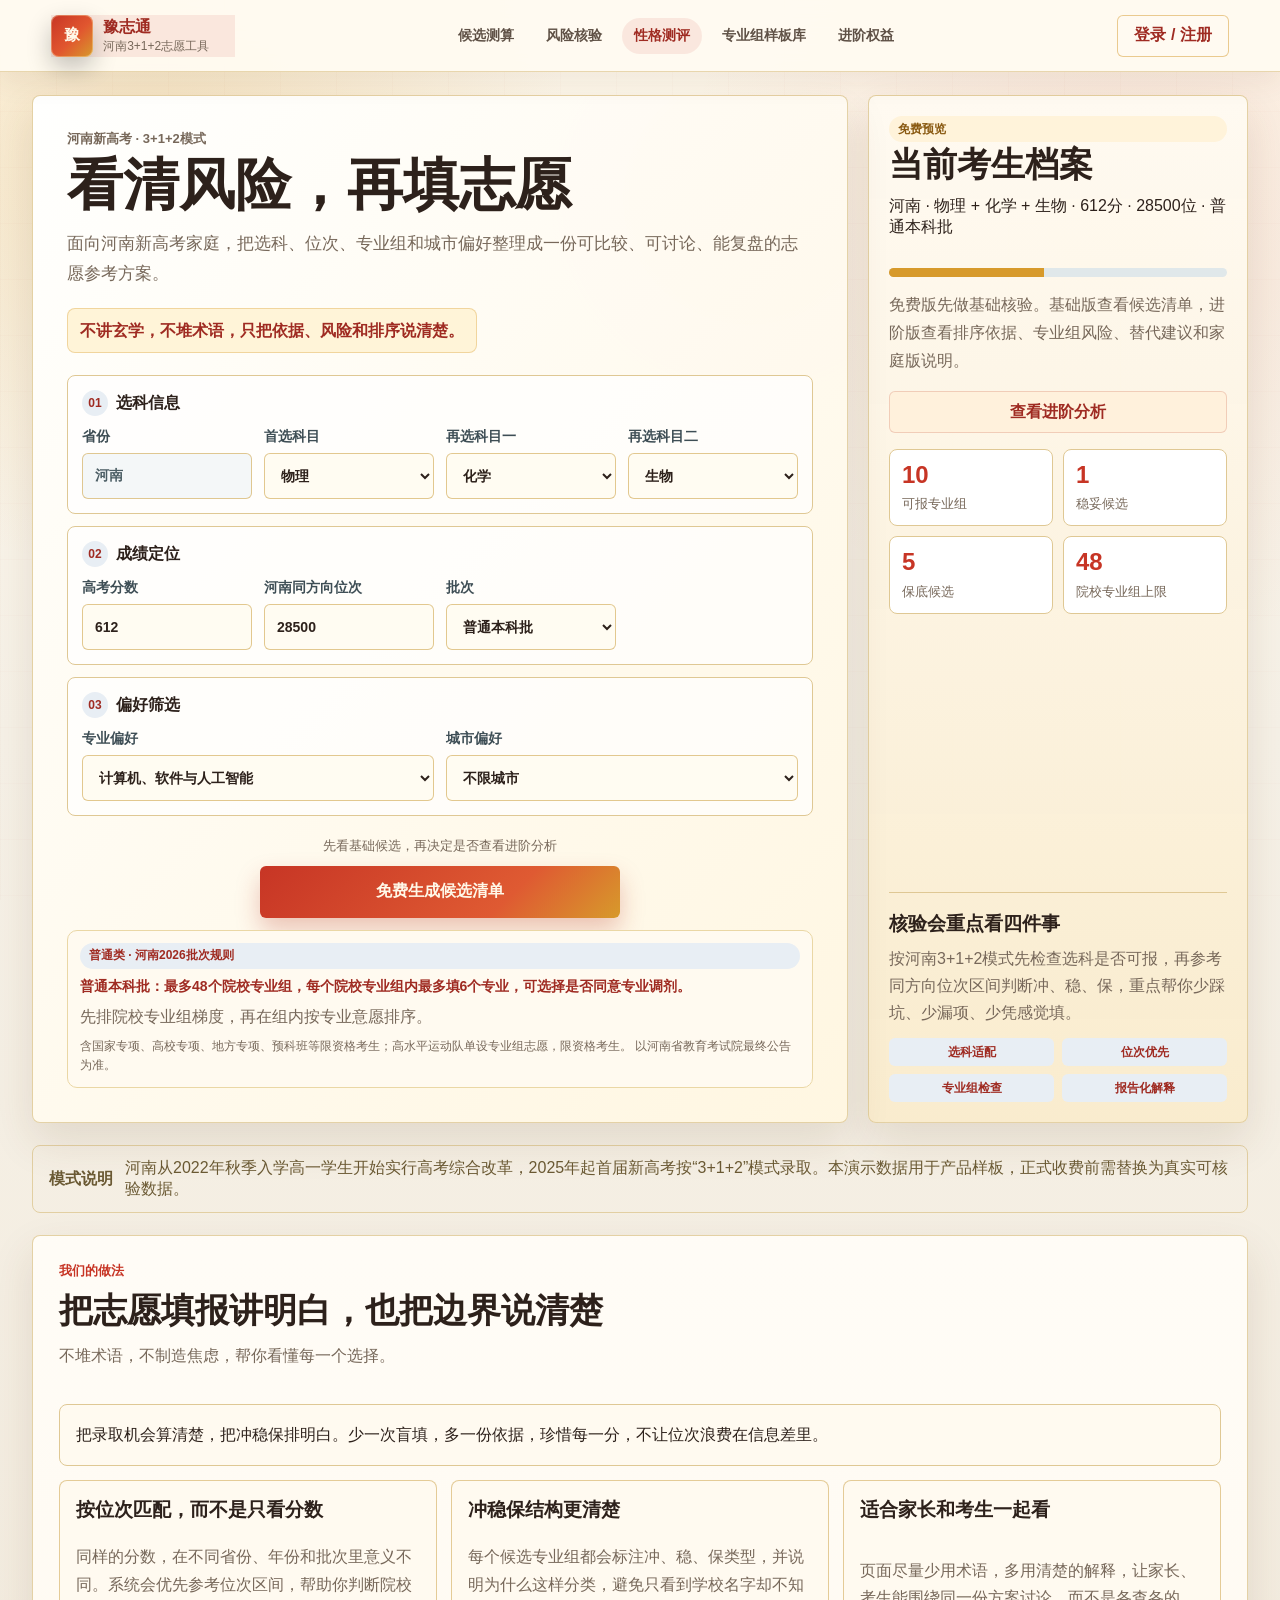
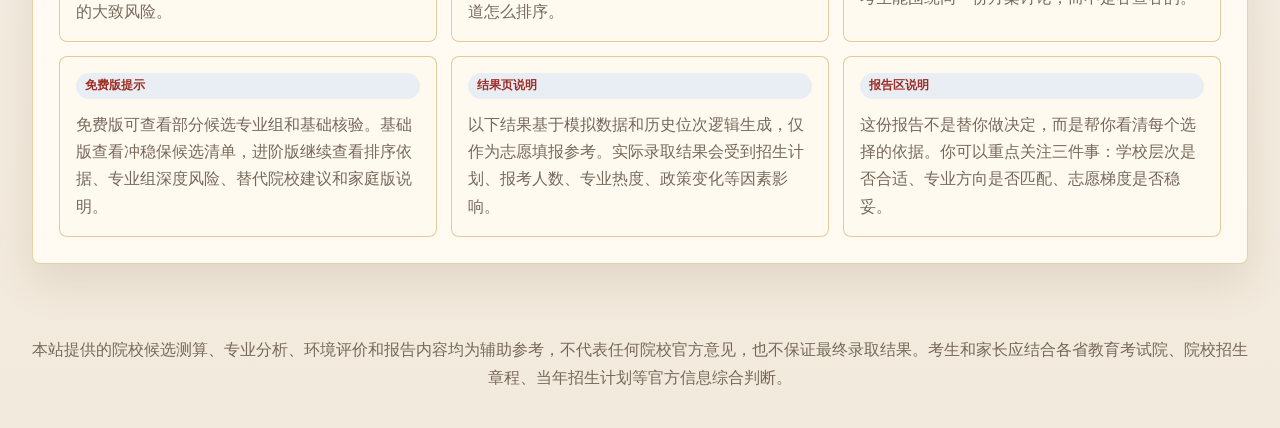
<file: index.html>
<!doctype html>
<html lang="zh-CN">
  <head>
    <meta charset="UTF-8" />
    <meta name="viewport" content="width=device-width, initial-scale=1.0" />
    <title>豫志通 - 看清风险，再填志愿</title>
    <script>
      (() => {
        const ua = navigator.userAgent || "";
        const touchPoints = navigator.maxTouchPoints || 0;
        const hasTouch = touchPoints > 1 || "ontouchstart" in window;
        const coarse = window.matchMedia?.("(pointer: coarse)").matches || false;
        const noHover = window.matchMedia?.("(hover: none)").matches || false;
        const mobileUa = /Android|iPhone|iPod|IEMobile|Windows Phone|BlackBerry|Opera Mini|Mobile/i.test(ua);
        const desktopUa = /Windows NT|Macintosh|X11|CrOS|Linux x86_64/i.test(ua) && !mobileUa;
        const screenMin = Math.min(screen.width || innerWidth, screen.height || innerHeight);
        const isMobileDevice = !desktopUa && hasTouch && screenMin <= 760 && (mobileUa || (coarse && noHover));

        document.documentElement.classList.toggle("device-mobile", isMobileDevice);
        document.documentElement.classList.toggle("device-desktop", !isMobileDevice);
        window.__SITE_DEVICE__ = { isMobileDevice };
      })();
    </script>
    <link rel="icon" href="data:," />
    <link rel="stylesheet" href="styles.css?v=20" />
  </head>
  <body>
    <header class="topbar">
      <a class="brand" href="#home" aria-label="豫志通首页">
        <span class="brand-mark">豫</span>
        <span>
          <strong>豫志通</strong>
          <small>河南3+1+2志愿工具</small>
        </span>
      </a>
      <nav class="nav" aria-label="主导航">
        <a href="#recommend">候选测算</a>
        <a href="#volunteer">风险核验</a>
        <a href="#assessment">性格测评</a>
        <a href="#report">核验报告</a>
        <a href="#schools">专业组样板库</a>
        <a href="#majors">选科专业适配</a>
        <a href="#pricing">进阶权益</a>
        <a href="#why-pay">进阶价值</a>
        <a href="#environment">环境评价</a>
      </nav>
      <button class="ghost-btn" id="loginBtn" type="button">登录 / 注册</button>
    </header>

    <main>

            <section class="mobile-app-home" id="mobileAppHome" data-mobile-tab="home">
        <div class="mobile-app-top">
          <div>
            <span>&#35947;&#24535;&#36890;</span>
            <strong>&#27827;&#21335; 3+1+2 &#24535;&#24895;&#24037;&#20855;</strong>
          </div>
          <button type="button" id="mobileLoginBtn">&#30331;&#24405;</button>
        </div>

        <div class="mobile-hero-card">
          <p class="mobile-eyebrow">河南2026高考志愿填报辅助</p>
          <h1>批次规则与可报范围核验</h1>
          <p>依据选科、分数位次和河南2026志愿设置，核对志愿单位、调剂规则与院校专业组可报范围，生成冲稳保候选清单。</p>
          <form class="mobile-quick-form" id="mobileQuickForm">
            <div class="mobile-form-row two">
              <label>&#39318;&#36873;&#31185;&#30446;<select id="mobilePrimarySubject"><option>&#29289;&#29702;</option><option>&#21382;&#21490;</option></select></label>
              <label>&#25209;&#27425;<select id="mobileBatch"><option>普通本科批</option><option>普通本科提前批</option><option>普通高职（专科）提前批</option><option>普通高职（专科）批</option><option>艺术本科提前批</option><option>艺术本科批</option><option>艺术高职（专科）批</option><option>体育本科批</option><option>体育高职（专科）批</option></select></label>
            </div>
            <div class="mobile-form-row two">
              <label>&#20877;&#36873;&#19968;<select id="mobileSecondSubjectA"><option>&#21270;&#23398;</option><option>&#29983;&#29289;</option><option>&#24605;&#24819;&#25919;&#27835;</option><option>&#22320;&#29702;</option></select></label>
              <label>&#20877;&#36873;&#20108;<select id="mobileSecondSubjectB"><option>&#29983;&#29289;</option><option>&#21270;&#23398;</option><option>&#24605;&#24819;&#25919;&#27835;</option><option>&#22320;&#29702;</option></select></label>
            </div>
            <div class="mobile-form-row two">
              <label>&#39640;&#32771;&#20998;&#25968;<input id="mobileScore" type="number" value="612" /></label>
              <label>&#27827;&#21335;&#20301;&#27425;<input id="mobileRank" type="number" value="28500" /></label>
            </div>
            <button class="primary-btn full" type="submit">开始核验可报候选</button>
          </form>
          <div id="mobileBatchRuleHint"></div>
        </div>

        <div class="mobile-profile-card" id="mobileProfileCard"></div>

        <div class="mobile-tool-grid">
          <button type="button" onclick="openMobileTab('recommend')"><strong>&#26234;&#33021;&#25512;&#33616;</strong><span>&#26597;&#30475;&#20914;&#31283;&#20445;</span></button>
          <button type="button" onclick="openMobileTab('diagnosis'); setTimeout(() => document.getElementById('assessment')?.scrollIntoView({ behavior: 'smooth' }), 80)"><strong>&#24615;&#26684;&#27979;&#35780;</strong><span>AI &#29983;&#25104;&#36866;&#21512;&#26041;&#21521;</span></button>
          <button type="button" onclick="openMobileTab('diagnosis')"><strong>&#24535;&#24895;&#35786;&#26029;</strong><span>&#26816;&#26597;&#28369;&#26723;&#39118;&#38505;</span></button>
          <button type="button" onclick="openMobileTab('schools')"><strong>&#38498;&#26657;&#24211;</strong><span>&#26597;&#19987;&#19994;&#32452;</span></button>
          <button type="button" onclick="openMajorDirectory()"><strong>&#19987;&#19994;&#30446;&#24405;</strong><span>93 &#20010;&#19987;&#19994;&#31867;</span></button>
          <button type="button" onclick="openMobileTab('account')"><strong>&#20250;&#21592;&#26435;&#30410;</strong><span>&#23436;&#25972;&#26041;&#26696;</span></button>
        </div>

        <div class="mobile-viewpoint-card">
          <span>&#25105;&#20204;&#30340;&#20570;&#27861;</span>
          <h2>&#26222;&#36890;&#23478;&#24237;&#20063;&#33021;&#30475;&#25026;&#30340;&#24535;&#24895;&#26041;&#26696;</h2>
          <p>&#25226;&#24405;&#21462;&#26426;&#20250;&#31639;&#28165;&#26970;&#65292;&#25226;&#20914;&#31283;&#20445;&#25490;&#26126;&#30333;&#12290;&#25105;&#20204;&#20570;&#30340;&#26159;&#25226;&#36873;&#31185;&#12289;&#20301;&#27425;&#12289;&#19987;&#19994;&#32452;&#12289;&#24615;&#26684;&#27979;&#35780;&#21644;&#20445;&#24213;&#39118;&#38505;&#25972;&#29702;&#25104;&#19968;&#20221;&#21487;&#27604;&#36739;&#12289;&#21487;&#35752;&#35770;&#30340;&#26041;&#26696;&#12290;</p>
        </div>
      </section>

      <section class="mobile-home" id="mobileHome">
        <div class="mobile-home-hero">
          <div class="section-kicker">河南新高考 · 移动版</div>
          <h1>看清风险，再填志愿</h1>
          <p>先生成候选清单，再进入不同板块查看测算、风险核验、报告和专业目录。</p>
          <button class="primary-btn" type="button" data-mobile-open="home" data-title="生成候选清单">生成候选清单</button>
        </div>
        <div class="mobile-entry-grid" aria-label="功能入口">
          <button type="button" data-mobile-open="recommend" data-title="可报候选测算"><strong>可报候选测算</strong><span>查看冲稳保候选</span></button>
          <button type="button" data-mobile-open="volunteer" data-title="填报风险核验"><strong>填报风险核验</strong><span>检查滑档和保底</span></button>
          <button type="button" data-mobile-open="report" data-title="规则核验报告"><strong>规则核验报告</strong><span>看家庭版说明</span></button>
          <button type="button" data-mobile-open="schools" data-title="院校专业组"><strong>院校专业组</strong><span>核对选科可报</span></button>
          <button type="button" data-mobile-directory><strong>专业目录</strong><span>查 93 个专业类</span></button>
          <button type="button" data-mobile-open="why-pay" data-title="进阶分析价值"><strong>进阶分析价值</strong><span>看多哪些依据</span></button>
          <button type="button" data-mobile-open="pricing" data-title="进阶权益"><strong>进阶权益</strong><span>查看版本差异</span></button>
          <button type="button" data-mobile-open="environment" data-title="环境评价"><strong>环境评价</strong><span>看公开摘要</span></button>
        </div>
      </section>

      <div class="mobile-page-header" id="mobilePageHeader">
        <button class="ghost-btn" id="mobileBackBtn" type="button">← 返回首页</button>
        <strong id="mobilePageTitle">功能页面</strong>
      </div>

      <section class="hero" id="home" data-mobile-tab="home">
        <div class="hero-main">
          <div class="hero-copy">
            <div class="section-kicker">河南新高考 · 3+1+2模式</div>
            <h1>看清风险，再填志愿</h1>
            <p class="intro">
              面向河南新高考家庭，把选科、位次、专业组和城市偏好整理成一份可比较、可讨论、能复盘的志愿参考方案。
            </p>
            <p class="promise-line">不讲玄学，不堆术语，只把依据、风险和排序说清楚。</p>
          </div>

          <form class="planner-form" id="plannerForm">
            <div class="form-section">
              <div class="form-section-head">
                <span>01</span>
                <strong>选科信息</strong>
              </div>
              <div class="field-grid three">
                <label>
                  省份
                  <input id="province" value="河南" readonly />
                </label>
                <label>
                  首选科目
                  <select id="primarySubject">
                    <option>物理</option>
                    <option>历史</option>
                  </select>
                </label>
                <label>
                  再选科目一
                  <select id="secondSubjectA">
                    <option>化学</option>
                    <option>生物</option>
                    <option>思想政治</option>
                    <option>地理</option>
                  </select>
                </label>
                <label>
                  再选科目二
                  <select id="secondSubjectB">
                    <option>生物</option>
                    <option>化学</option>
                    <option>思想政治</option>
                    <option>地理</option>
                  </select>
                </label>
              </div>
            </div>

            <div class="form-section">
              <div class="form-section-head">
                <span>02</span>
                <strong>成绩定位</strong>
              </div>
              <div class="field-grid three">
                <label>
                  高考分数
                  <input id="score" type="number" min="100" max="750" value="612" />
                </label>
                <label>
                  河南同方向位次
                  <input id="rank" type="number" min="1" value="28500" />
                </label>
                <label>
                  批次
                  <select id="batch">
                    <option>普通本科批</option>
                    <option>普通本科提前批</option>
                    <option>普通高职（专科）提前批</option>
                    <option>普通高职（专科）批</option>
                    <option>艺术本科提前批</option>
                    <option>艺术本科批</option>
                    <option>艺术高职（专科）批</option>
                    <option>体育本科批</option>
                    <option>体育高职（专科）批</option>
                  </select>
                </label>
              </div>
            </div>

            <div class="form-section">
              <div class="form-section-head">
                <span>03</span>
                <strong>偏好筛选</strong>
              </div>
              <div class="field-grid two">
                <label>
                  专业偏好
                  <select id="majorPreference">
                    <option>计算机、软件与人工智能</option>
                    <option>电子信息、通信与集成电路</option>
                    <option>电气、自动化与新能源</option>
                    <option>临床医学、口腔与药学</option>
                    <option>师范、教育与心理学</option>
                    <option>法学、政治与公共管理</option>
                    <option>财经、会计与金融</option>
                    <option>机械、车辆与智能制造</option>
                    <option>建筑、土木与交通</option>
                    <option>农学、食品与环境</option>
                    <option>汉语言、新闻与外语</option>
                    <option>不限专业</option>
                  </select>
                </label>
                <label>
                  城市偏好
                  <select id="cityPreference">
                    <option>不限城市</option>
                    <option>郑州/洛阳/开封</option>
                    <option>北京/上海/广州/深圳</option>
                    <option>省会城市</option>
                    <option>离家较近</option>
                  </select>
                </label>
              </div>
            </div>

            <div class="form-actions">
              <span>先看基础候选，再决定是否查看进阶分析</span>
              <button class="primary-btn" type="submit">免费生成候选清单</button>
            </div>
          </form>
          <div id="batchRuleHint"></div>
        </div>

        <aside class="report-preview-panel">
          <div class="report-preview-top">
            <span class="badge" id="memberBadge">免费预览</span>
            <h2>当前考生档案</h2>
            <p id="profileSummary">河南 · 物理 + 化学 + 生物 · 612分 · 28500位</p>
            <div class="meter" aria-label="报告核验完整度"><span id="meterBar"></span></div>
            <p class="muted">免费版先做基础核验。基础版查看候选清单，进阶版查看排序依据、专业组风险、替代建议和家庭版说明。</p>
            <button class="secondary-btn full" id="upgradeBtn" type="button">查看进阶分析</button>
            <div class="preview-metrics" id="previewMetrics" aria-label="候选概览">
              <div>
                <strong>--</strong>
                <span>可报专业组</span>
              </div>
              <div>
                <strong>--</strong>
                <span>稳妥候选</span>
              </div>
              <div>
                <strong>--</strong>
                <span>保底候选</span>
              </div>
              <div>
                <strong>基础</strong>
                <span>报告状态</span>
              </div>
            </div>
          </div>
          <div class="report-divider"></div>
          <div class="report-preview-bottom">
            <h3>核验会重点看四件事</h3>
            <p>
              按河南3+1+2模式先检查选科是否可报，再参考同方向位次区间判断冲、稳、保，重点帮你少踩坑、少漏项、少凭感觉填。
            </p>
            <div class="summary-tags" aria-label="核验能力">
              <span>选科适配</span>
              <span>位次优先</span>
              <span>专业组检查</span>
              <span>报告化解释</span>
            </div>
          </div>
        </aside>
      </section>

      <section class="notice">
        <strong>模式说明</strong>
        <span>河南从2022年秋季入学高一学生开始实行高考综合改革，2025年起首届新高考按“3+1+2”模式录取。本演示数据用于产品样板，正式收费前需替换为真实可核验数据。</span>
      </section>

      <section class="mobile-account-home" id="mobileAccountHome" data-mobile-tab="account">
        <div class="mobile-account-card">
          <div class="mobile-account-head">
            <div class="mobile-avatar">&#35947;</div>
            <div>
              <span>我的规则核验中心</span>
              <strong>先看核验依据，再决定是否查看进阶分析</strong>
              <p>&#36866;&#21512;&#19981;&#24819;&#33457;&#20960;&#21315;&#20803;&#21672;&#35810;&#65292;&#20294;&#21448;&#19981;&#24819;&#21482;&#38752;&#38646;&#25955;&#20449;&#24687;&#22635;&#24535;&#24895;&#30340;&#23478;&#24237;&#12290;</p>
            </div>
          </div>
          <button class="primary-btn full" type="button" onclick="openMobileTab('recommend')">查看我的候选清单</button>
        </div>

        <div class="mobile-service-grid">
          <article>
            <span>&#22522;&#30784;&#29256;</span>
            <strong>&#165;29</strong>
            <p>按当前批次规则整理候选清单、选科可报检查、基础风险等级。</p>
          </article>
          <article>
            <span>&#36827;&#38454;&#29256;</span>
            <strong>&#165;59</strong>
            <p>批次规则解释、排序依据、替代院校、家长版报告、导出打印。</p>
          </article>
        </div>

        <div class="mobile-account-tools">
          <button type="button" onclick="openMobileTab('diagnosis')"><strong>候选清单</strong><span>查看风险核验</span></button>
          <button type="button" onclick="openMobileTab('schools')"><strong>&#38498;&#26657;&#23545;&#27604;</strong><span>&#26597;&#19987;&#19994;&#32452;&#35814;&#24773;</span></button>
          <button type="button" onclick="openMajorDirectory()"><strong>&#19987;&#19994;&#30446;&#24405;</strong><span>&#30475;&#36873;&#31185;&#36866;&#37197;</span></button>
          <button type="button" id="mobileUnlockBtn"><strong>&#27169;&#25311;&#35299;&#38145;</strong><span>&#26597;&#30475;&#20250;&#21592;&#25928;&#26524;</span></button>
        </div>

        <div class="mobile-principle-list">
          <h2>&#25105;&#20204;&#30340;&#22635;&#25253;&#21407;&#21017;</h2>
          <article><strong>&#19981;&#21334;&#32447;&#19979;&#19987;&#23478;</strong><span>&#20808;&#20570;&#32447;&#19978;&#24037;&#20855;&#21644;&#25253;&#21578;&#65292;&#38477;&#20302;&#26222;&#36890;&#23478;&#24237;&#35797;&#38169;&#25104;&#26412;&#12290;</span></article>
          <article><strong>&#31185;&#23398;&#27979;&#31639;&#24405;&#21462;&#26426;&#20250;</strong><span>&#25226;&#36873;&#31185;&#12289;&#20301;&#27425;&#12289;&#26799;&#24230;&#12289;&#19987;&#19994;&#32452;&#39118;&#38505;&#35762;&#28165;&#26970;&#12290;</span></article>
          <article><strong>&#23665;&#27827;&#22235;&#30465;&#20248;&#20808;</strong><span>&#27827;&#21335;&#26679;&#26495;&#24050;&#24320;&#25918;&#65292;&#23665;&#19996;&#12289;&#27827;&#21271;&#12289;&#23665;&#35199;&#36880;&#27493;&#25193;&#23637;&#12290;</span></article>
        </div>
      </section>

      <section class="section-card shanhe" id="why-pay" data-mobile-page="why-pay" data-mobile-tab="account">
        <div class="section-head">
          <div>
            <div class="section-kicker">山河四省家庭场景</div>
            <h2>不想花几千元咨询，也不想只靠零散信息填志愿</h2>
            <p class="muted">河南优先，山东、河北、山西逐步开放。我们先做线上工具和报告，不卖线下咨询服务。</p>
          </div>
        </div>
        <div class="province-tabs" aria-label="山河四省支持状态">
          <span class="active">河南样板已开放</span>
          <span>山东即将支持</span>
          <span>河北即将支持</span>
          <span>山西即将支持</span>
        </div>
        <div class="pay-reasons">
          <article>
            <span class="mini-label">怕浪费分</span>
            <h3>同位次到底能冲到哪里</h3>
            <p>把可冲、可稳、可保空间拆开看，避免只凭学校名气排序。</p>
          </article>
          <article>
            <span class="mini-label">怕滑档</span>
            <h3>保底是否真的够用</h3>
            <p>检查冲刺过多、保底不足、选科不匹配等明显风险。</p>
          </article>
          <article>
            <span class="mini-label">怕专业坑</span>
            <h3>不只看专业名字好听</h3>
            <p>提示医学、法学、师范、冷门工科等方向的长期成本和限制。</p>
          </article>
          <article>
            <span class="mini-label">怕家里吵不清</span>
            <h3>一份报告一起讨论</h3>
            <p>把选择依据写清楚，家长和考生围绕同一份方案沟通。</p>
          </article>
        </div>
      </section>

      <section class="section-card values">
        <div class="section-head">
          <div>
            <div class="section-kicker">我们的做法</div>
            <h2>把志愿填报讲明白，也把边界说清楚</h2>
            <p class="muted">不堆术语，不制造焦虑，帮你看懂每一个选择。</p>
          </div>
        </div>
        <div class="values-lead">
          把录取机会算清楚，把冲稳保排明白。少一次盲填，多一份依据，珍惜每一分，不让位次浪费在信息差里。
        </div>
        <div class="values-grid compact-values">
          <article>
            <h3>按位次匹配，而不是只看分数</h3>
            <p>同样的分数，在不同省份、年份和批次里意义不同。系统会优先参考位次区间，帮助你判断院校的大致风险。</p>
          </article>
          <article>
            <h3>冲稳保结构更清楚</h3>
            <p>每个候选专业组都会标注冲、稳、保类型，并说明为什么这样分类，避免只看到学校名字却不知道怎么排序。</p>
          </article>
          <article>
            <h3>适合家长和考生一起看</h3>
            <p>页面尽量少用术语，多用清楚的解释，让家长、考生能围绕同一份方案讨论，而不是各查各的。</p>
          </article>
          <article>
            <span class="mini-label">免费版提示</span>
            <p>免费版可查看部分候选专业组和基础核验。基础版查看冲稳保候选清单，进阶版继续查看排序依据、专业组深度风险、替代院校建议和家庭版说明。</p>
          </article>
          <article>
            <span class="mini-label">结果页说明</span>
            <p>以下结果基于模拟数据和历史位次逻辑生成，仅作为志愿填报参考。实际录取结果会受到招生计划、报考人数、专业热度、政策变化等因素影响。</p>
          </article>
          <article>
            <span class="mini-label">报告区说明</span>
            <p>这份报告不是替你做决定，而是帮你看清每个选择的依据。你可以重点关注三件事：学校层次是否合适、专业方向是否匹配、志愿梯度是否稳妥。</p>
          </article>
        </div>
      </section>

      <section class="section-card" id="recommend" data-mobile-page="recommend" data-mobile-tab="recommend">
        <div class="section-head">
          <div>
            <div class="section-kicker">智能推荐</div>
            <h2>先筛选科，再看冲稳保</h2>
            <p class="muted">模拟数据仅供参考，正式填报以考试院和高校为准。</p>
          </div>
          <div class="segmented" role="tablist" aria-label="候选类别">
            <button class="active" data-filter="all" type="button">全部</button>
            <button data-filter="冲" type="button">冲</button>
            <button data-filter="稳" type="button">稳</button>
            <button data-filter="保" type="button">保</button>
            <button data-filter="不可报" type="button">不可报</button>
          </div>
        </div>
        <div class="insight-strip" id="matchInsight"></div>
        <div class="recommend-grid" id="recommendGrid"></div>
      </section>

      <section class="section-card assessment-section" id="assessment" data-mobile-page="assessment" data-mobile-tab="diagnosis">
        <div class="section-head">
          <div>
            <div class="section-kicker">AI性格与职业倾向测评</div>
            <h2>先看适合什么，再决定专业方向</h2>
            <p class="muted">10 道快速选择题，生成性格画像、适合专业、学习建议和当前可报院校专业组匹配提示。</p>
          </div>
          <button class="secondary-btn" id="resetAssessmentBtn" type="button">重新测评</button>
        </div>
        <div class="assessment-grid" id="assessmentQuestions"></div>
        <div class="assessment-actions">
          <button class="primary-btn" id="generateAssessmentBtn" type="button">生成AI测评报告</button>
          <span id="assessmentProgress">请选择 10 道题</span>
        </div>
        <div class="assessment-result" id="assessmentResult"></div>
      </section>

      <section class="section-card split" id="volunteer" data-mobile-page="volunteer" data-mobile-tab="diagnosis">
        <div>
          <div class="section-head compact">
            <div>
              <div class="section-kicker">填报风险核验</div>
              <h2>可排序候选志愿清单</h2>
            </div>
            <div class="button-row">
              <button class="secondary-btn" id="exportBtn" type="button">导出CSV</button>
              <button class="ghost-btn" id="clearBtn" type="button">清空</button>
            </div>
          </div>
          <div class="volunteer-list" id="volunteerList"></div>
        </div>
        <aside class="risk-panel">
          <h3>自动风险检查</h3>
          <div id="volunteerRuleHint"></div>
          <ul id="riskList"></ul>
          <button class="primary-btn full" id="reportBtn" type="button">打印/导出报告</button>
        </aside>
      </section>

      <section class="section-card" data-mobile-tab="diagnosis">
        <div class="section-head">
          <div>
            <div class="section-kicker">填报风险核验</div>
            <h2>本报告重点核验 6 件事</h2>
            <p class="muted">不是替你做决定，而是帮你把风险看清楚。少一次盲填，多一份依据。</p>
          </div>
        </div>
        <div class="check-grid">
          <div><strong>选科</strong><span>专业组是否可报</span></div>
          <div><strong>位次</strong><span>是否浪费或过冲</span></div>
          <div><strong>梯度</strong><span>冲稳保是否均衡</span></div>
          <div><strong>专业</strong><span>是否过热或限制多</span></div>
          <div><strong>城市</strong><span>选择是否过窄</span></div>
          <div><strong>保底</strong><span>兜底是否足够</span></div>
        </div>
      </section>

      <section class="section-card" id="report" data-mobile-page="report" data-mobile-tab="account">
        <div class="section-head">
          <div>
            <div class="section-kicker">规则核验报告</div>
            <h2>河南3+1+2批次规则与候选报告</h2>
            <p class="muted">这份报告不是替你做决定，也不替代考试院正式填报系统，而是帮你按当前批次规则看清候选清单、志愿单位、调剂规则、选科限制和保底强度。</p>
          </div>
          <span class="badge" id="reportStatus">部分锁定</span>
        </div>
        <div class="report-grid">
          <article>
            <span class="mini-label">考生档案</span>
            <h3 id="reportProfile">物理 + 化学 + 生物 / 28500位</h3>
            <p class="muted">报告会根据首选科目、再选科目和河南同方向位次生成。</p>
          </article>
          <article>
            <span class="mini-label">可报范围</span>
            <h3 id="reportScope">正在计算</h3>
            <p class="muted">排除首选科目或再选科目不匹配的专业组。</p>
          </article>
          <article>
            <span class="mini-label">梯度结构</span>
            <h3 id="reportGradient">冲 0 · 稳 0 · 保 0</h3>
            <p class="muted">进阶版展示更完整的候选清单和替代方案。</p>
          </article>
          <article>
            <span class="mini-label">性格与选科专业适配</span>
            <h3 id="reportAssessmentTitle">尚未测评</h3>
            <p class="muted" id="reportAssessmentText">完成性格测评后，报告会补充适合专业、学习建议和院校专业组匹配提示。</p>
          </article>
        </div>
        <div id="reportBatchRule"></div>
        <div class="gradient-chart" id="gradientChart" aria-label="志愿梯度图"></div>
      </section>

      <section class="section-card" id="schools" data-mobile-page="schools" data-mobile-tab="schools">
        <div class="section-head">
          <div>
            <div class="section-kicker">金榜专业组</div>
            <h2>院校优先，一眼看清冲稳保</h2>
          </div>
          <div class="school-mode-toggle" aria-label="排序偏好">
            <button class="active" data-school-mode="school" type="button">院校优先</button>
            <button data-school-mode="major" type="button">专业优先</button>
          </div>
        </div>
        <div class="school-ranking-board">
          <div class="school-profile-ribbon" id="schoolProfileRibbon"></div>
          <div class="school-risk-buckets" id="schoolRiskBuckets" aria-label="院校风险分桶"></div>
          <div class="filter-row school-filter-row">
            <select id="schoolLevelFilter">
              <option value="all">全部层次</option>
              <option>985</option>
              <option>211</option>
              <option>双一流</option>
              <option>省重点</option>
            </select>
            <select id="eligibilityFilter">
              <option value="all">全部状态</option>
              <option value="eligible">只看可报</option>
              <option value="ineligible">只看不可报</option>
            </select>
          </div>
          <div class="school-list-summary" id="schoolListSummary"></div>
          <div class="golden-school-list" id="schoolList"></div>
        </div>
      </section>

      <section class="section-card" id="majors" data-mobile-page="majors" data-mobile-tab="schools">
        <div class="section-head">
          <div>
            <div class="section-kicker">选科与专业适配</div>
            <h2>按你的选科判断专业方向</h2>
            <p class="muted">按教育部本科专业目录的 93 个专业类整理入口，覆盖 845 种本科专业；卡片内展示代表专业和常见选科提醒。</p>
          </div>
          <div class="major-tools">
            <input class="search-input" id="majorSearch" type="search" placeholder="搜索专业，例如：软件工程、会计学" />
            <button class="secondary-btn" id="openMajorDirectoryBtn" type="button">进入完整专业目录</button>
          </div>
        </div>
        <div class="major-summary">
          <strong>默认展示常用方向</strong>
          <span>完整目录已整理为 93 个专业类。首页只展示精选入口，完整内容请进入专业目录查看。</span>
        </div>
        <div class="major-grid" id="majorGrid"></div>
      </section>

      <section class="section-card" id="pricing" data-mobile-page="pricing" data-mobile-tab="account">
        <div class="section-head">
          <div>
            <div class="section-kicker">会员中心</div>
            <h2>开通完整志愿方案</h2>
            <p class="muted">解锁完整可报范围、排序依据、专业组风险、导出报告和家庭讨论版。</p>
          </div>
        </div>
        <div class="pricing-grid" id="pricingGrid"></div>
        <div class="account-dashboard">
          <button class="profile-entry-card" type="button" data-desktop-open="profile">
            <span class="mini-label">个人信息</span>
            <strong id="profileEntryTitle">河南 · 物理 + 化学 + 生物</strong>
            <small id="profileEntryMeta">612分 · 28500位 · 本科批</small>
            <em>查看档案</em>
          </button>
          <div class="account-status-card">
            <span class="mini-label">当前状态</span>
            <strong id="accountMemberStatus">免费预览</strong>
            <small>开通后可查看完整名单、排序说明和报告导出。</small>
          </div>
        </div>
      </section>

      <section class="section-card" id="membershipBenefits" data-mobile-tab="account">
        <div class="section-head">
          <div>
            <div class="section-kicker">权益对比</div>
            <h2>开通后可用能力</h2>
          </div>
        </div>
        <div class="unlock-table">
          <div>
            <strong>免费版</strong>
            <span>部分候选专业组</span>
            <span>基础考生档案</span>
            <span>少量院校专业组信息</span>
          </div>
          <div>
            <strong>基础版 ¥29</strong>
            <span>冲稳保候选清单</span>
            <span>选科可报检查</span>
            <span>基础风险等级和候选收藏</span>
          </div>
          <div>
            <strong>进阶版 ¥59</strong>
            <span>排序依据和替代院校建议</span>
            <span>专业组深度风险与家长版报告</span>
            <span>院校专业对比、导出打印、多次模拟</span>
          </div>
        </div>
      </section>

      <section class="section-card" id="environment" data-mobile-page="environment" data-mobile-tab="schools">
        <div class="section-head">
          <div>
            <div class="section-kicker">公开信息整理</div>
            <h2>学校环境公开评价摘要</h2>
            <p class="muted">本栏目整理公开网络信息中的校园环境、宿舍、食堂、交通等评价要点，仅供了解学校生活氛围参考。内容不代表本站实地核验，也不构成报考建议。</p>
          </div>
        </div>
        <div class="environment-box">
          <p><strong>公开评价摘要：</strong>较多学生提到校园绿化较好、生活区集中，日常通勤比较方便；也有评价提到部分宿舍楼年代较久。</p>
          <p><strong>来源：</strong>某某网站 / 作者：某某 / 原文链接 / 访问日期：2026-06-01</p>
          <p class="muted">为尊重原作者权益，本站仅展示简要摘要，并附原文来源。完整内容请以原网站发布信息为准。</p>
        </div>
      </section>

      <section class="section-card" id="data" data-mobile-tab="account">
        <div class="section-head">
          <div>
            <div class="section-kicker">数据可信说明</div>
            <h2>正式上线前必须替换真实数据</h2>
          </div>
        </div>
        <div class="data-grid">
          <div><strong id="schoolCount">0</strong><span>演示专业组</span></div>
          <div><strong>2025+</strong><span>河南新高考口径</span></div>
          <div><strong>3年</strong><span>位次趋势样例</span></div>
          <div><strong>官方为准</strong><span>考试院/高校信息</span></div>
        </div>
      </section>

      <section class="section-card profile-panel" id="profile" data-desktop-page="profile">
        <div class="profile-workbench">
          <aside class="profile-sidebar">
            <div class="profile-score-card">
              <h3>我的成绩</h3>
              <dl>
                <div><dt>省份</dt><dd id="profileProvinceValue">河南</dd></div>
                <div><dt>科目</dt><dd id="profileSubjectLine">物理 + 化学 + 生物</dd></div>
                <div><dt>分数</dt><dd id="profileScoreValue">612</dd></div>
                <div><dt>位次</dt><dd id="profileRankValue">28500</dd></div>
              </dl>
              <button class="secondary-btn" type="button" data-desktop-open="home">修改成绩</button>
              <button class="primary-btn" type="button" data-desktop-open="recommend">智能填报</button>
              <button class="primary-btn soft" type="button" data-desktop-open="schools">同分去向</button>
            </div>

            <nav class="profile-side-menu" aria-label="个人中心菜单">
              <button type="button" data-desktop-open="profile">我的成绩</button>
              <button type="button" data-desktop-open="diagnosis">我的志愿表</button>
              <button type="button" data-desktop-open="diagnosis">我的备选</button>
              <button type="button" data-desktop-open="schools">收藏院校</button>
              <button type="button" data-desktop-open="schools">收藏专业</button>
              <strong>专业测评</strong>
              <button class="active" type="button" data-desktop-open="profile">专业定位测评</button>
              <button type="button" data-desktop-open="profile">性格测评</button>
              <button type="button" data-desktop-open="profile">兴趣专业测评</button>
              <button type="button" data-desktop-open="account">会员权益</button>
              <button type="button" data-desktop-open="home">常见问题</button>
            </nav>
          </aside>

          <section class="profile-content">
            <div class="profile-content-head">
              <div>
                <div class="section-kicker">测评中心</div>
                <h2>专业定位测评</h2>
              </div>
              <div class="profile-account-card">
                <div class="profile-avatar">豫</div>
                <div>
                  <strong id="profileNameLine">河南考生档案</strong>
                  <span id="profileMemberBadge">免费预览</span>
                </div>
                <button type="button" data-desktop-open="account">开通会员</button>
              </div>
            </div>

            <div class="profile-advisory">
              根据选科、分数、位次和专业偏好，系统会优先完成可报范围、专业方向和风险梯度判断。
            </div>

            <div class="profile-test-actions">
              <button class="interest-card" type="button">
                <span>测测你的兴趣</span>
                <strong id="profileMajorValue">计算机、软件与人工智能</strong>
                <small>结合专业偏好，定位适合长期投入的方向</small>
              </button>
              <button class="personality-card" type="button">
                <span>测测你的性格</span>
                <strong>MBTI 参考</strong>
                <small>辅助判断学习方式和专业适配度</small>
              </button>
            </div>

            <div class="profile-report-board">
              <div class="profile-report-row">
                <div>
                  <span>当前批次</span>
                  <strong id="profileBatchValue">本科批</strong>
                </div>
                <div>
                  <span>可报专业组</span>
                  <strong id="profileEligibleValue">0</strong>
                </div>
                <div>
                  <span>已加入志愿</span>
                  <strong id="profileVolunteerValue">0 个</strong>
                </div>
                <div>
                  <span>报告状态</span>
                  <strong id="profileReportValue">基础档案</strong>
                </div>
              </div>
              <div class="profile-empty-state">
                <div class="empty-cube">◇</div>
                <p>完成测评后查看适合自己的专业方向和院校组合。</p>
                <button class="secondary-btn" type="button" data-desktop-open="recommend">查看推荐结果</button>
              </div>
            </div>
          </section>
        </div>
      </section>
    </main>

    <nav class="mobile-bottom-nav" id="mobileBottomNav" aria-label="&#25163;&#26426;&#24213;&#37096;&#23548;&#33322;">
      <button class="active" type="button" data-mobile-tab-target="home" onclick="openMobileTab('home')"><strong>&#39318;&#39029;</strong><span>&#27979;&#19968;&#27979;</span></button>
      <button type="button" data-mobile-tab-target="recommend" onclick="openMobileTab('recommend')"><strong>&#25512;&#33616;</strong><span>&#20914;&#31283;&#20445;</span></button>
      <button type="button" data-mobile-tab-target="schools" onclick="openMobileTab('schools')"><strong>&#38498;&#26657;</strong><span>&#26597;&#19987;&#19994;</span></button>
      <button type="button" data-mobile-tab-target="diagnosis" onclick="openMobileTab('diagnosis')"><strong>&#35786;&#26029;</strong><span>&#26597;&#39118;&#38505;</span></button>
      <button type="button" data-mobile-tab-target="account" onclick="openMobileTab('account')"><strong>&#25105;&#30340;</strong><span>&#25253;&#21578;</span></button>
    </nav>

    <section class="major-directory-view" id="majorDirectoryView" aria-label="完整专业目录">
      <div class="directory-shell">
        <div class="directory-head">
          <div>
            <div class="section-kicker">完整专业目录</div>
            <h1>93 个专业类，按选科判断适配</h1>
            <p class="muted">按教育部本科专业目录整理，覆盖 845 种本科专业。可搜索具体专业，也可按门类筛选。</p>
          </div>
          <button class="ghost-btn" id="backToPlannerBtn" type="button">返回志愿方案页</button>
        </div>

        <div class="directory-tools">
          <input id="majorDirectorySearch" type="search" placeholder="搜索专业，例如：软件工程、口腔医学、会计学" />
          <select id="disciplineFilter">
            <option value="all">全部门类</option>
            <option>哲学</option>
            <option>经济学</option>
            <option>法学</option>
            <option>教育学</option>
            <option>文学</option>
            <option>历史学</option>
            <option>理学</option>
            <option>工学</option>
            <option>农学</option>
            <option>医学</option>
            <option>管理学</option>
            <option>艺术学</option>
          </select>
        </div>

        <div class="directory-count" id="majorDirectoryCount">共 93 个专业类</div>
        <div class="major-directory-grid" id="majorDirectoryGrid"></div>
      </div>
    </section>

    <section class="school-detail-view" id="schoolDetailView" aria-label="&#38498;&#26657;&#35814;&#24773;">
      <div class="school-detail-shell">
        <div class="school-detail-head">
          <button class="ghost-btn" id="backFromSchoolDetailBtn" type="button">&#36820;&#22238;</button>
          <div>
            <span class="badge" id="schoolDetailRisk">&#39118;&#38505;</span>
            <h1 id="schoolDetailName">&#38498;&#26657;&#35814;&#24773;</h1>
            <p class="muted" id="schoolDetailMeta">&#19987;&#19994;&#32452;&#12289;&#22478;&#24066;&#12289;&#23618;&#27425;</p>
          </div>
        </div>
        <div class="school-photo-grid" id="schoolPhotoGrid"></div>
        <div class="school-detail-grid">
          <article>
            <span class="mini-label">&#23398;&#26657;&#23448;&#32593;</span>
            <h3><a id="schoolWebsiteLink" href="#" target="_blank" rel="noopener">&#36827;&#20837;&#23398;&#26657;&#23448;&#32593;</a></h3>
            <p id="schoolIntroText" class="muted"></p>
          </article>
          <article>
            <span class="mini-label">&#24405;&#21462;&#24773;&#20917;</span>
            <h3 id="schoolAdmissionTitle">&#36817;&#19977;&#24180;&#20998;&#25968; / &#20301;&#27425;</h3>
            <p id="schoolAdmissionText" class="muted"></p>
          </article>
          <article>
            <span class="mini-label">&#36873;&#31185;&#19982;&#19987;&#19994;&#32452;</span>
            <h3 id="schoolSubjectText">&#36873;&#31185;&#35201;&#27714;</h3>
            <p id="schoolMajorText" class="muted"></p>
          </article>
          <article>
            <span class="mini-label">&#23601;&#19994;&#19982;&#21319;&#23398;</span>
            <h3 id="schoolCareerTitle">&#19987;&#19994;&#20986;&#21475;&#19982;&#32771;&#30740;&#36335;&#24452;</h3>
            <p id="schoolCareerText" class="muted"></p>
          </article>
          <article>
            <span class="mini-label">&#36866;&#21512;&#30011;&#20687;</span>
            <h3 id="schoolFitTitle">&#36866;&#21512;&#35841;&#23398;&#65292;&#38590;&#19981;&#38590;</h3>
            <p id="schoolFitText" class="muted"></p>
          </article>
          <article>
            <span class="mini-label">&#36716;&#19987;&#19994;&#19982;&#26657;&#20869;&#36335;&#24452;</span>
            <h3 id="schoolTransferTitle">&#36716;&#19987;&#19994;&#21487;&#34892;&#24615;</h3>
            <p id="schoolTransferText" class="muted"></p>
          </article>
          <article>
            <span class="mini-label">&#20844;&#24320;&#35780;&#20215;&#25688;&#35201;</span>
            <h3>&#26657;&#22253;&#12289;&#23487;&#33293;&#12289;&#20132;&#36890;&#31561;&#20844;&#24320;&#20449;&#24687;</h3>
            <p id="schoolEnvironmentText" class="muted"></p>
            <p id="schoolSourceText" class="muted"></p>
          </article>
        </div>
        <div class="school-detail-actions">
          <button class="primary-btn" id="schoolDetailAddBtn" type="button">&#21152;&#20837;&#24535;&#24895;&#34920;</button>
          <button class="secondary-btn" id="schoolDetailBackBtn" type="button">&#36820;&#22238;&#21015;&#34920;</button>
        </div>
      </div>
    </section>

    <div class="toast" id="toast" role="status" aria-live="polite"></div>

    <footer class="footer">
      本站提供的院校候选测算、专业分析、环境评价和报告内容均为辅助参考，不代表任何院校官方意见，也不保证最终录取结果。考生和家长应结合各省教育考试院、院校招生章程、当年招生计划等官方信息综合判断。
    </footer>

    <script src="data.js?v=20"></script>
    <script src="app.js?v=20"></script>
  </body>
</html>
</file>
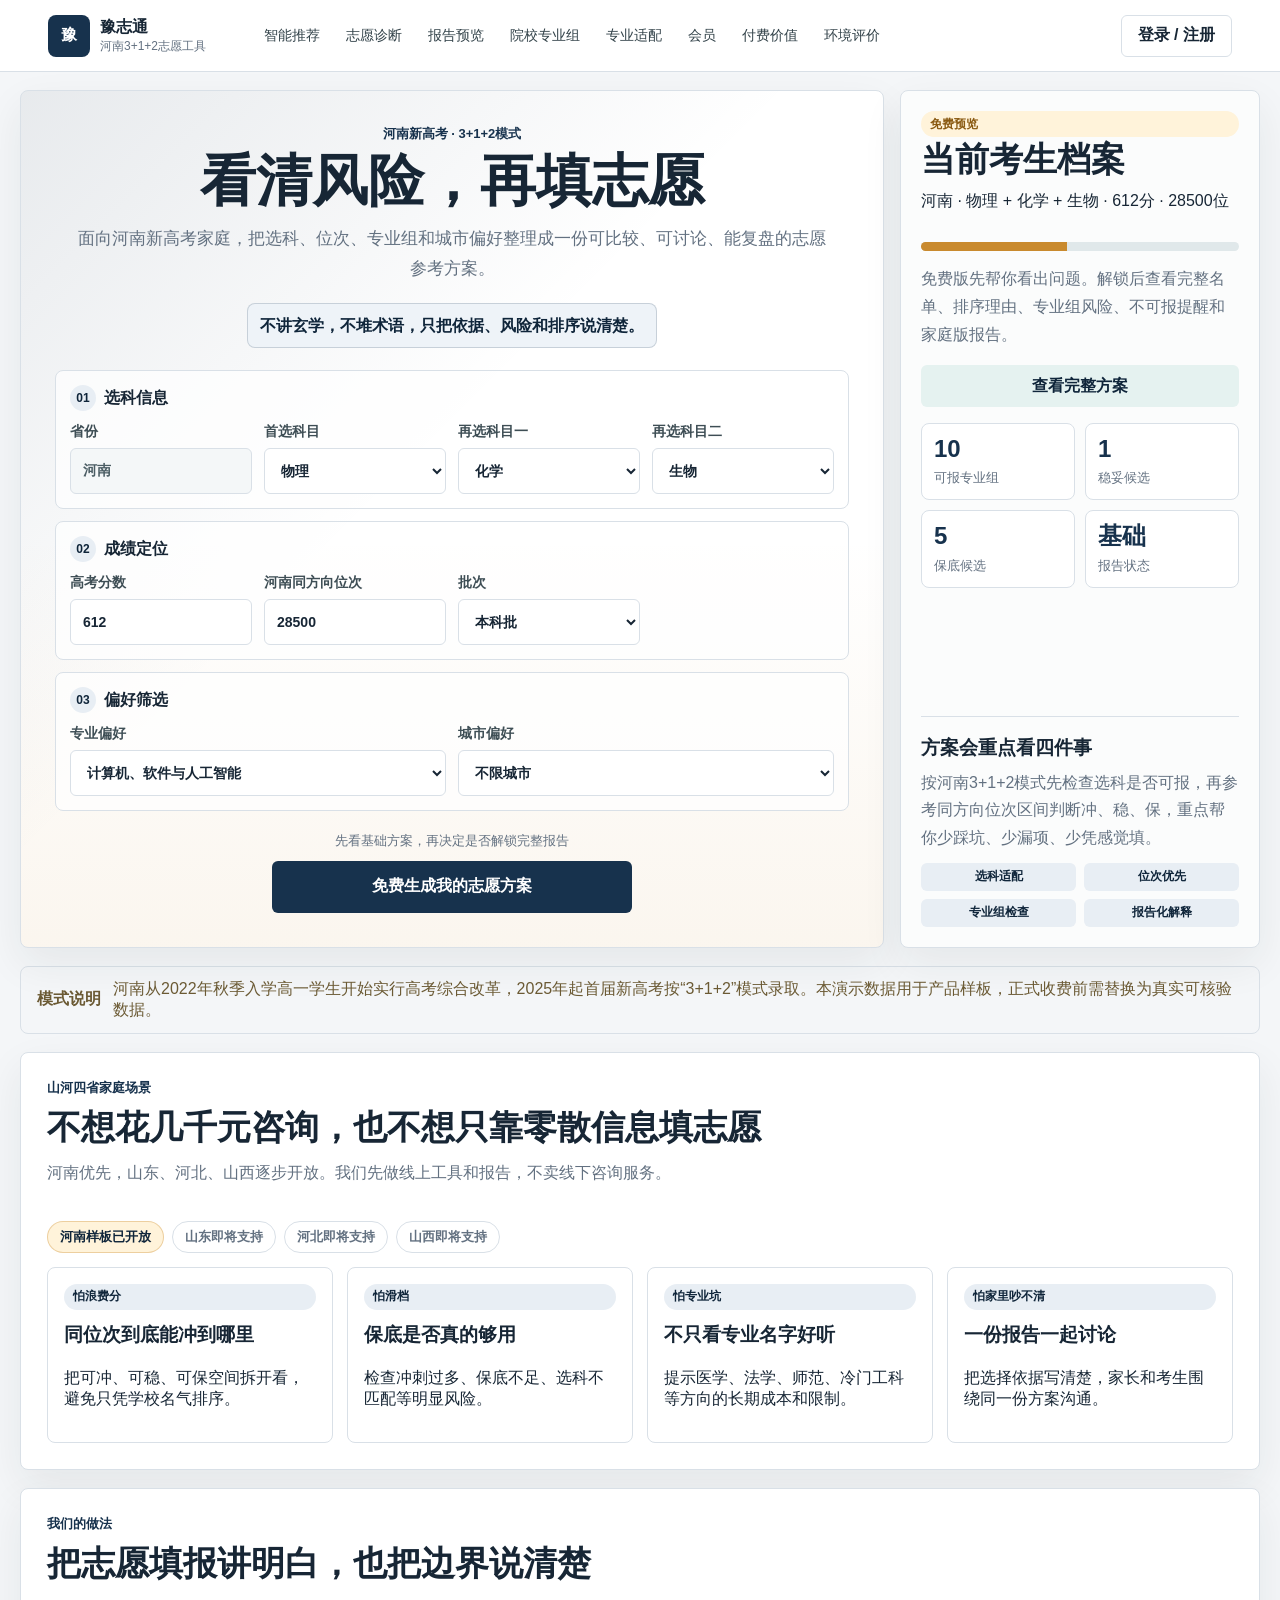
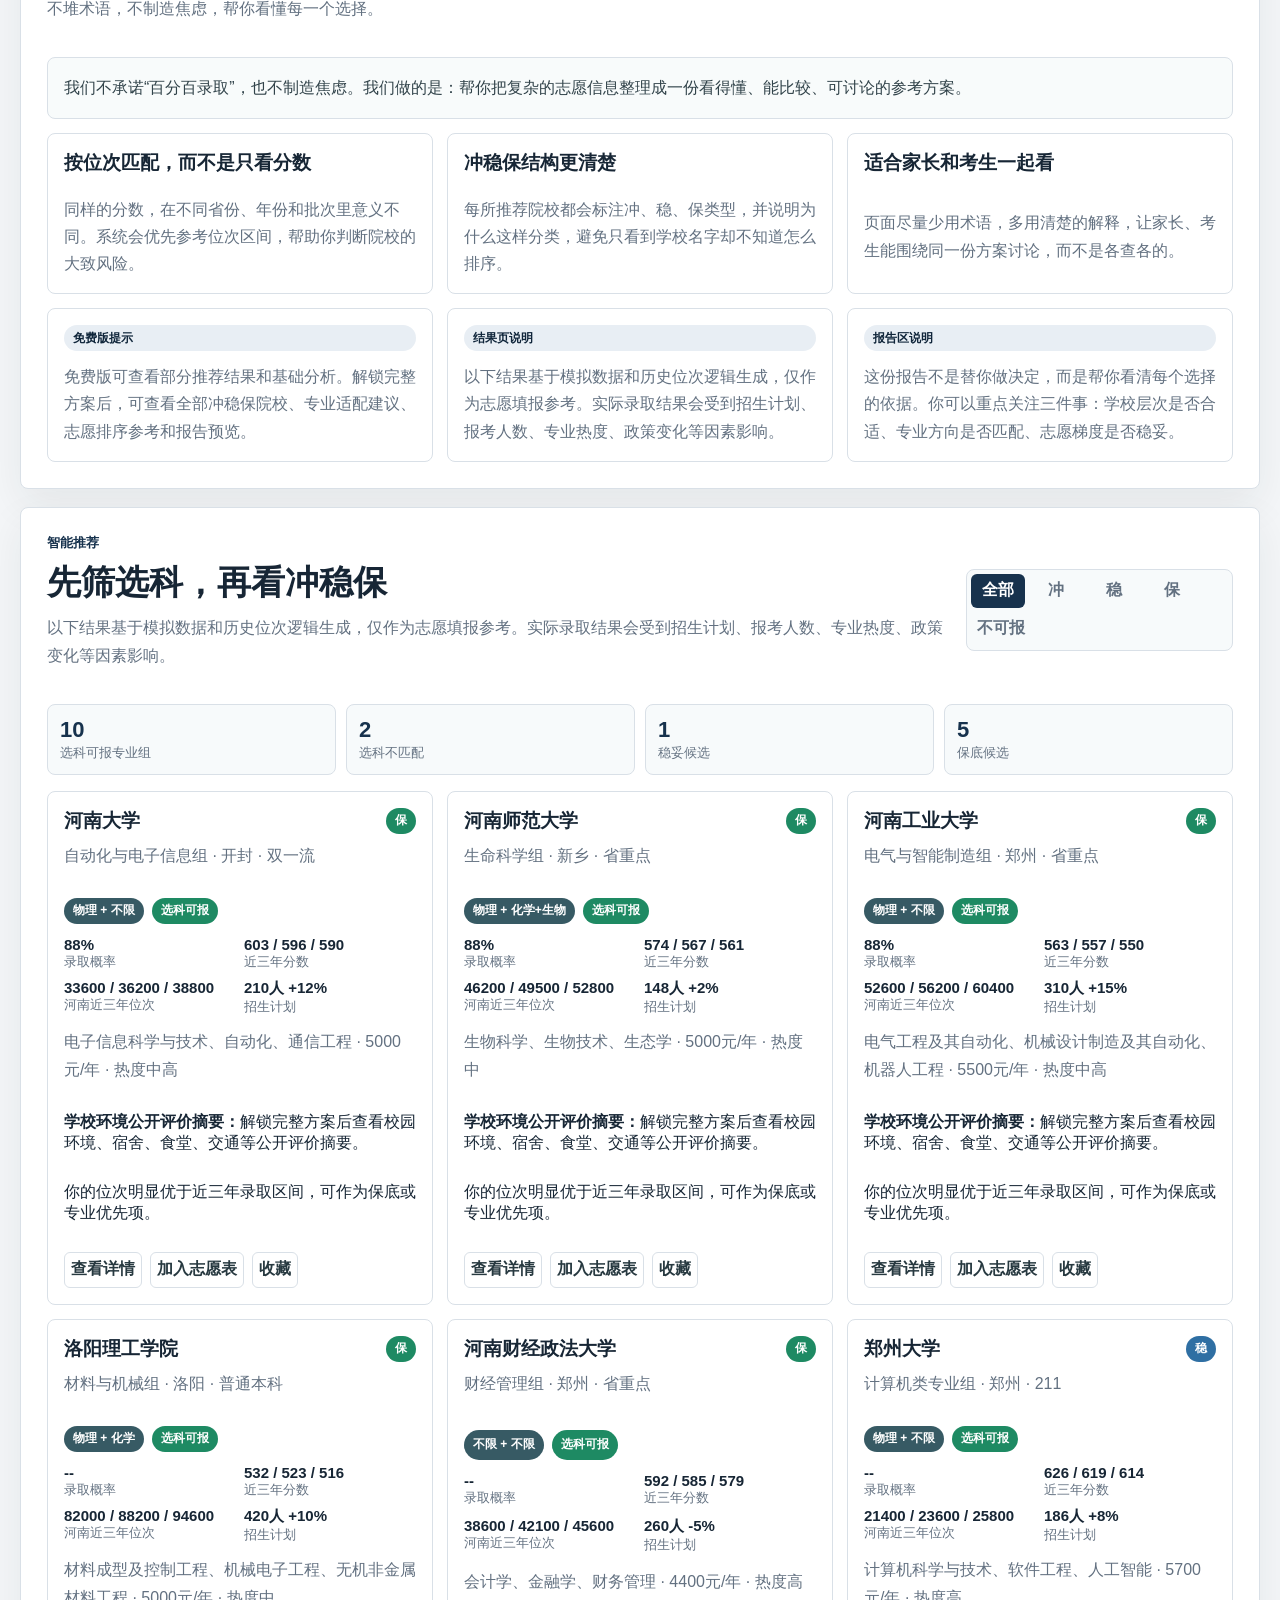
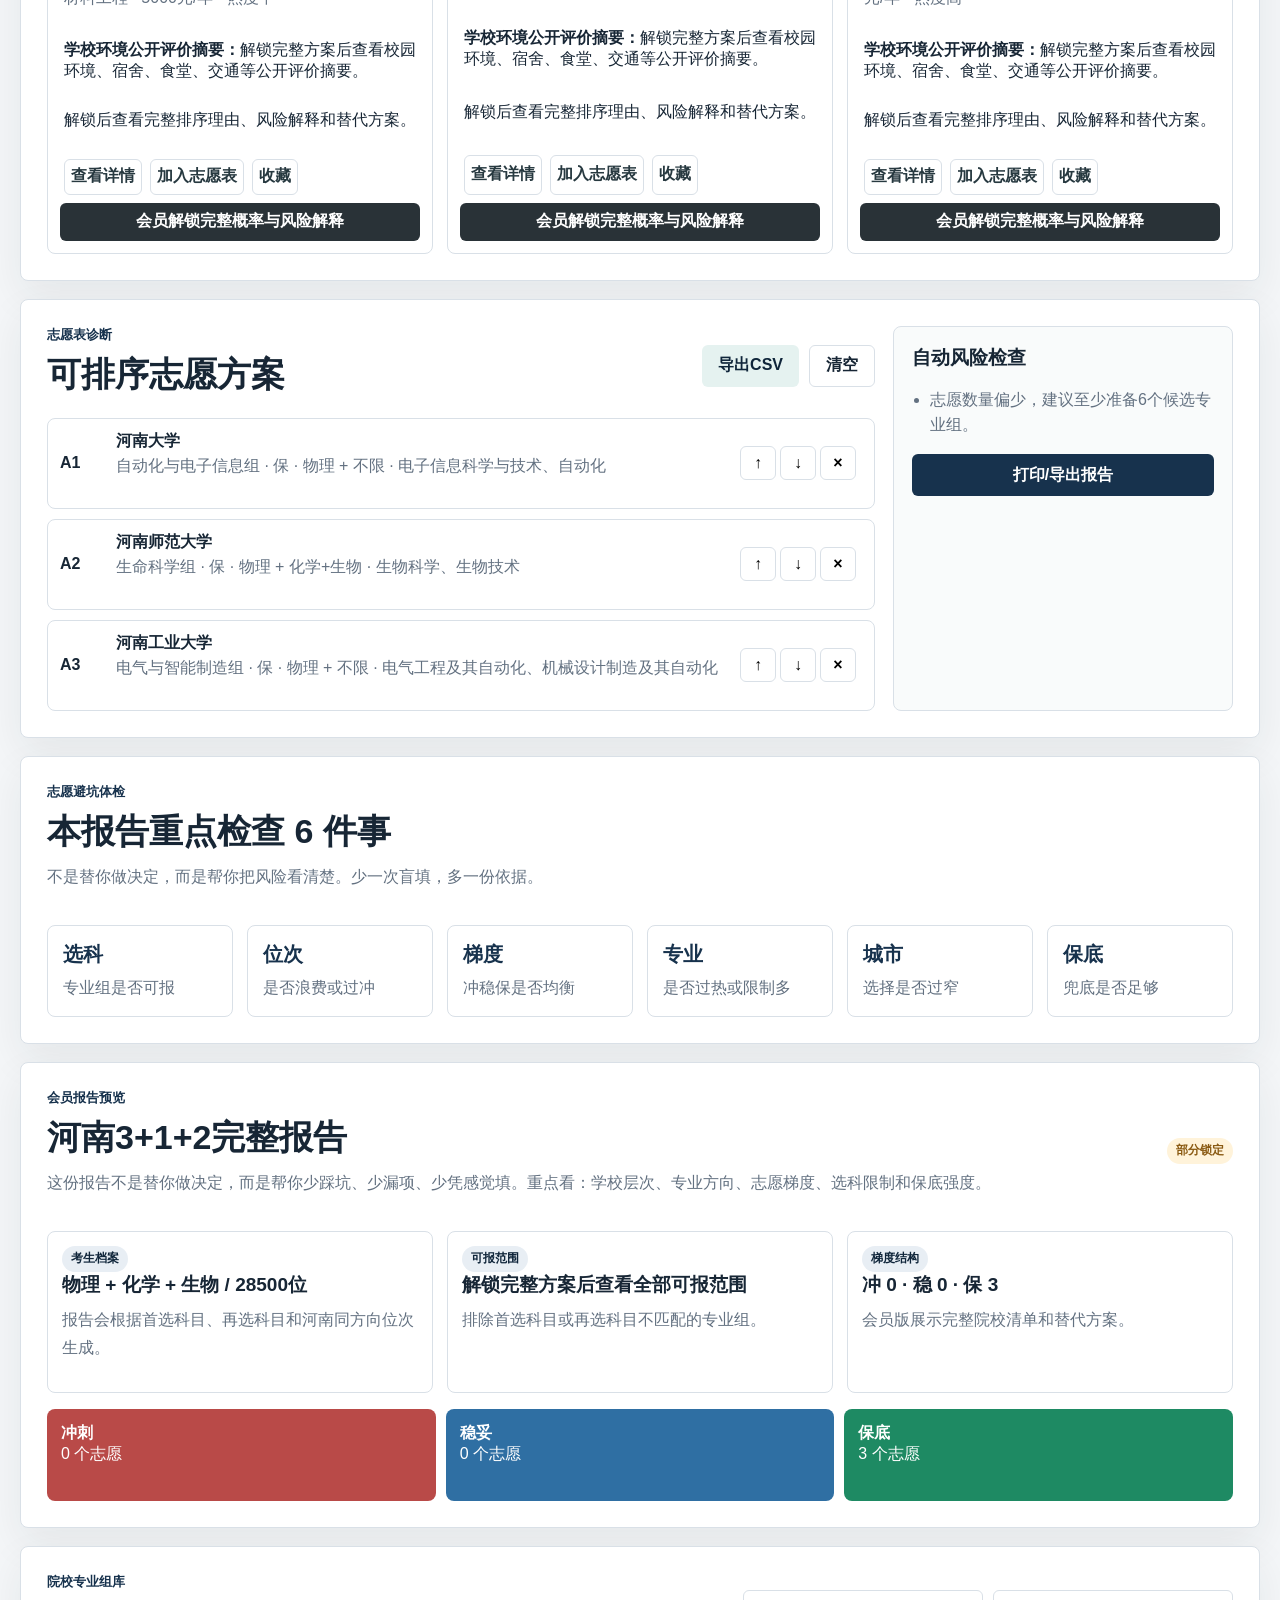
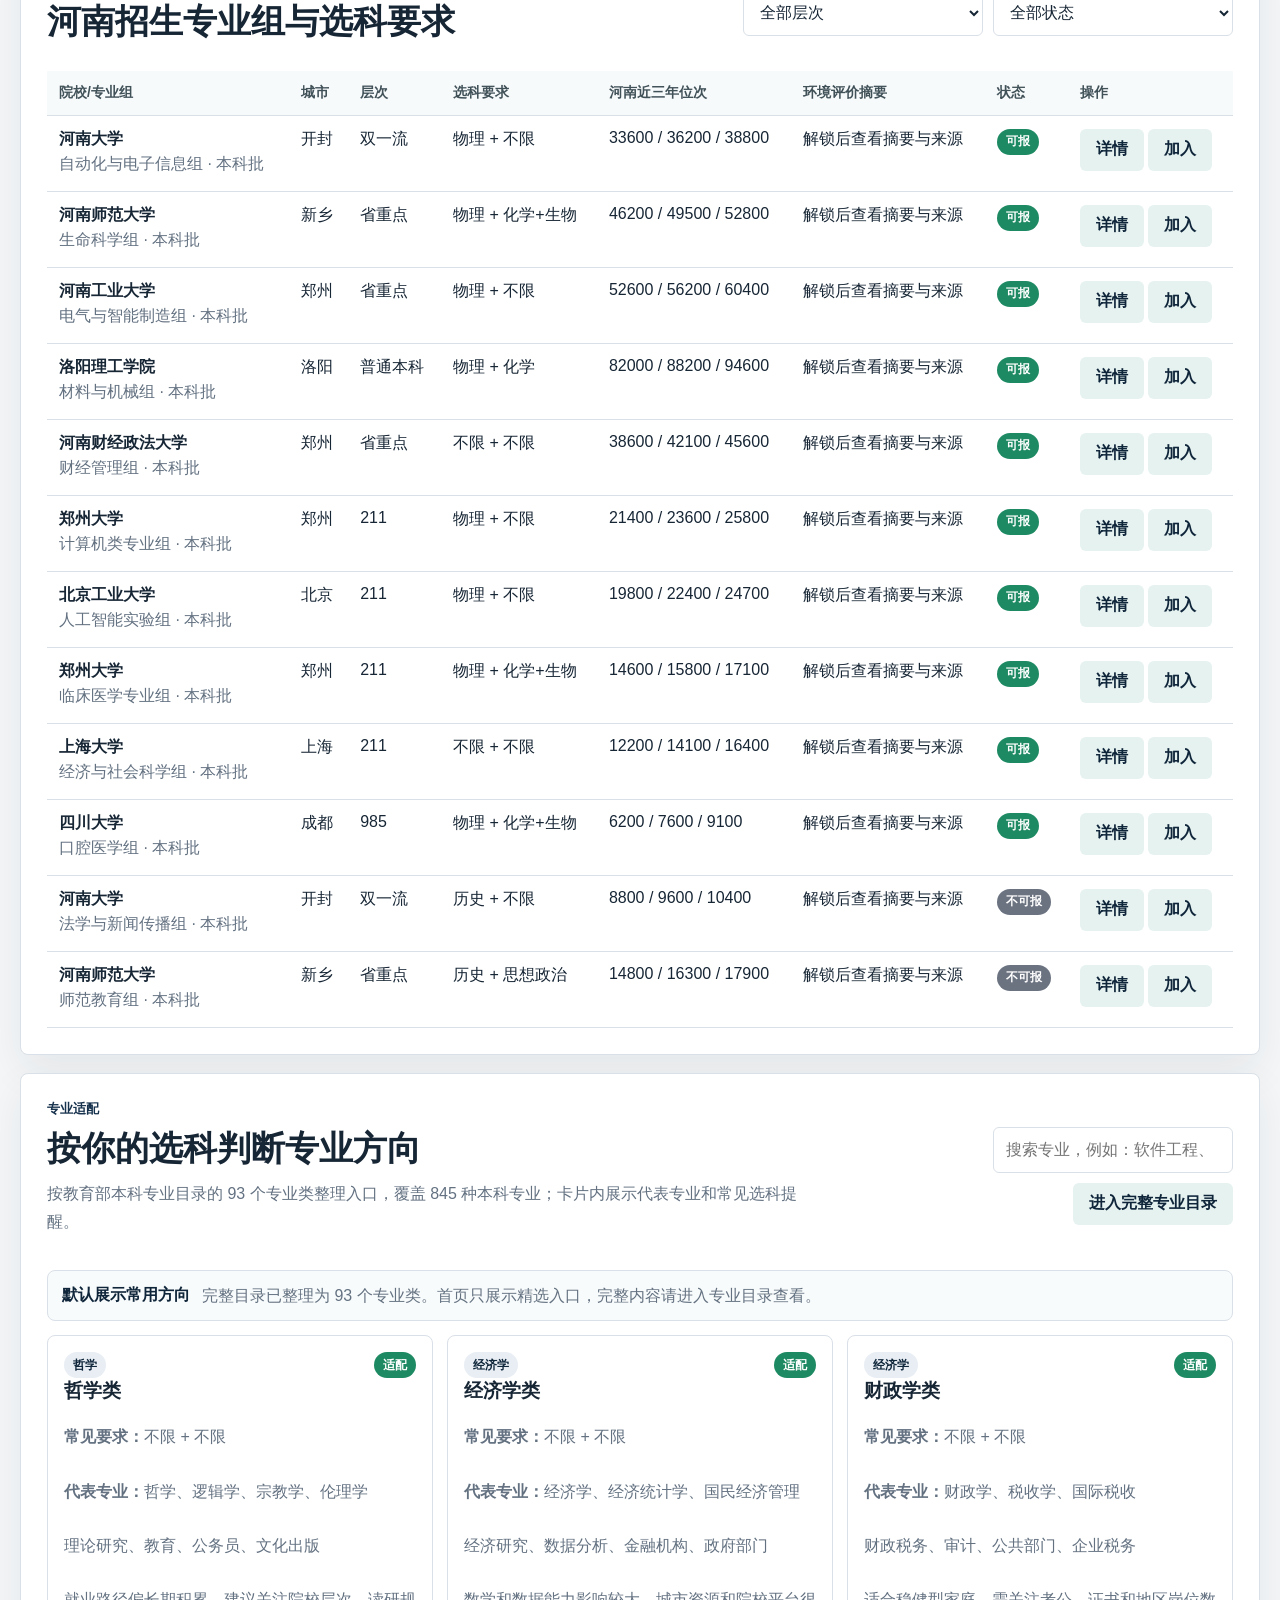
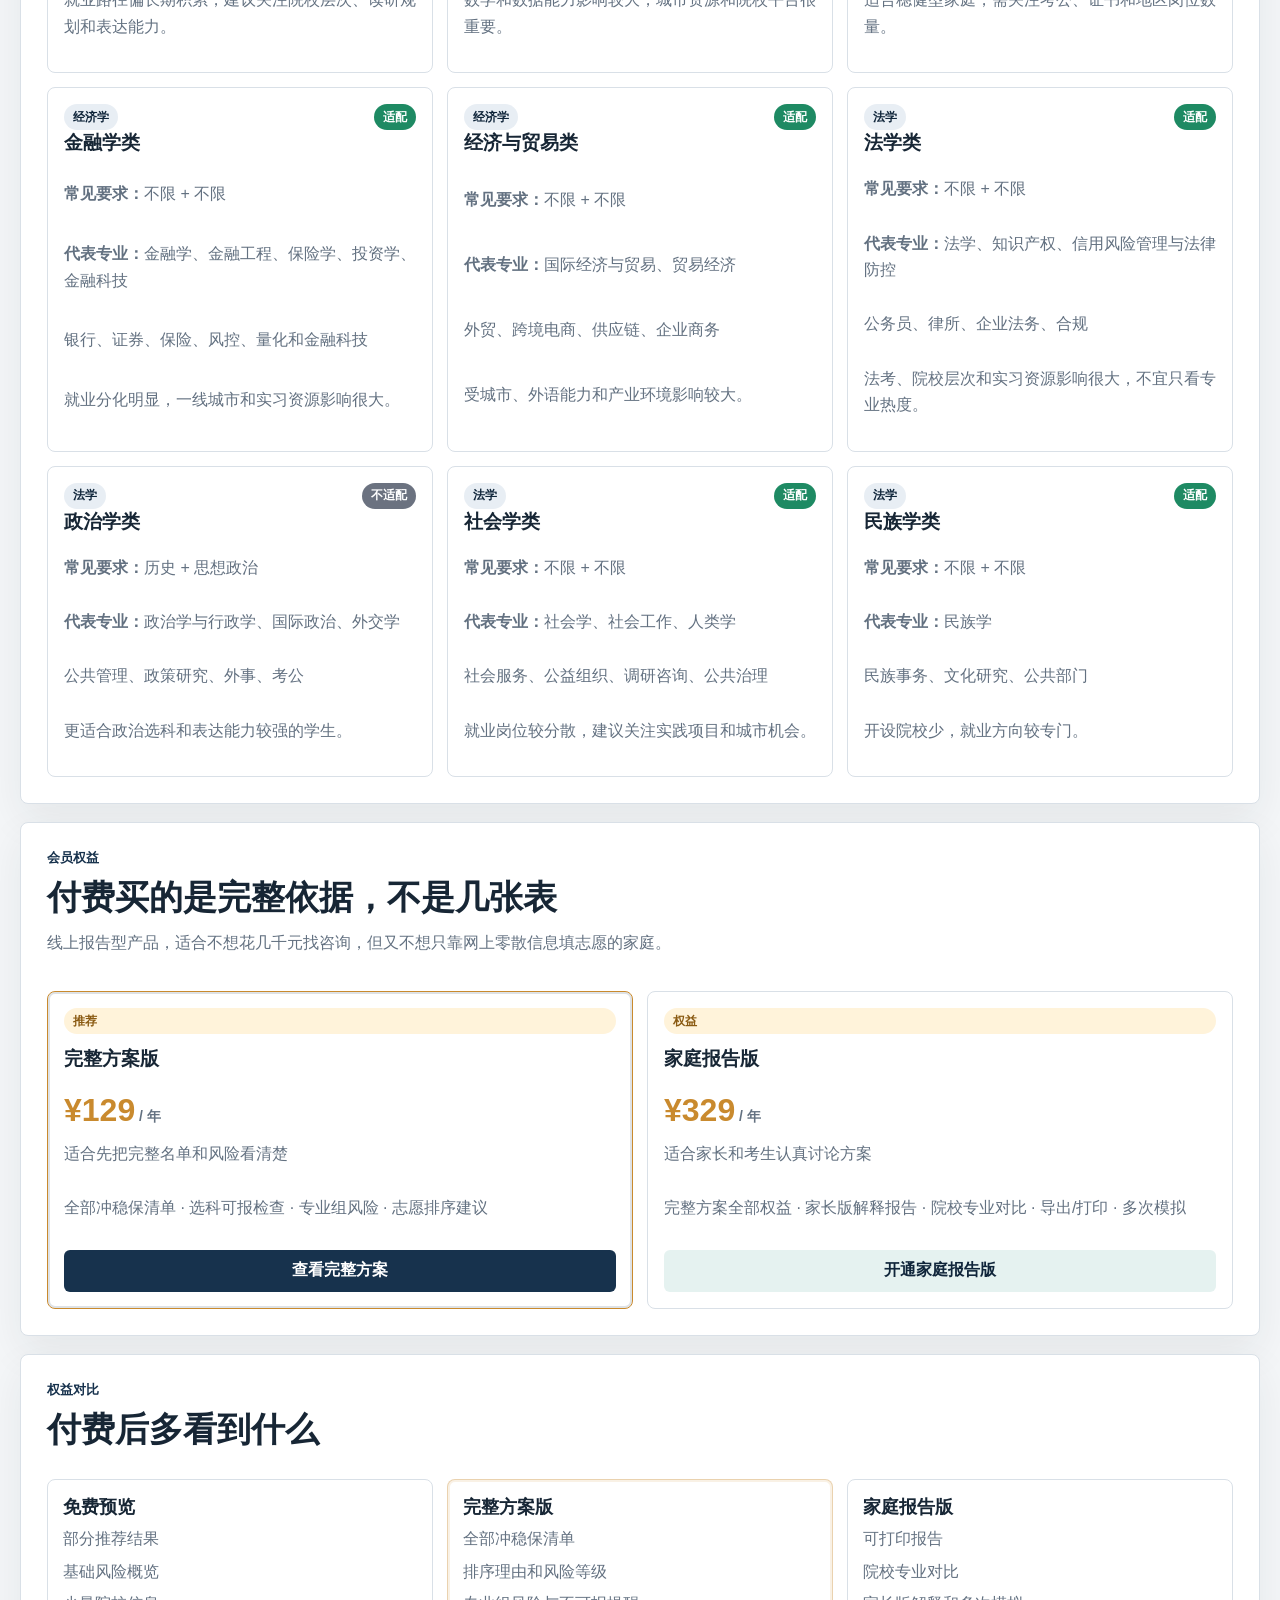
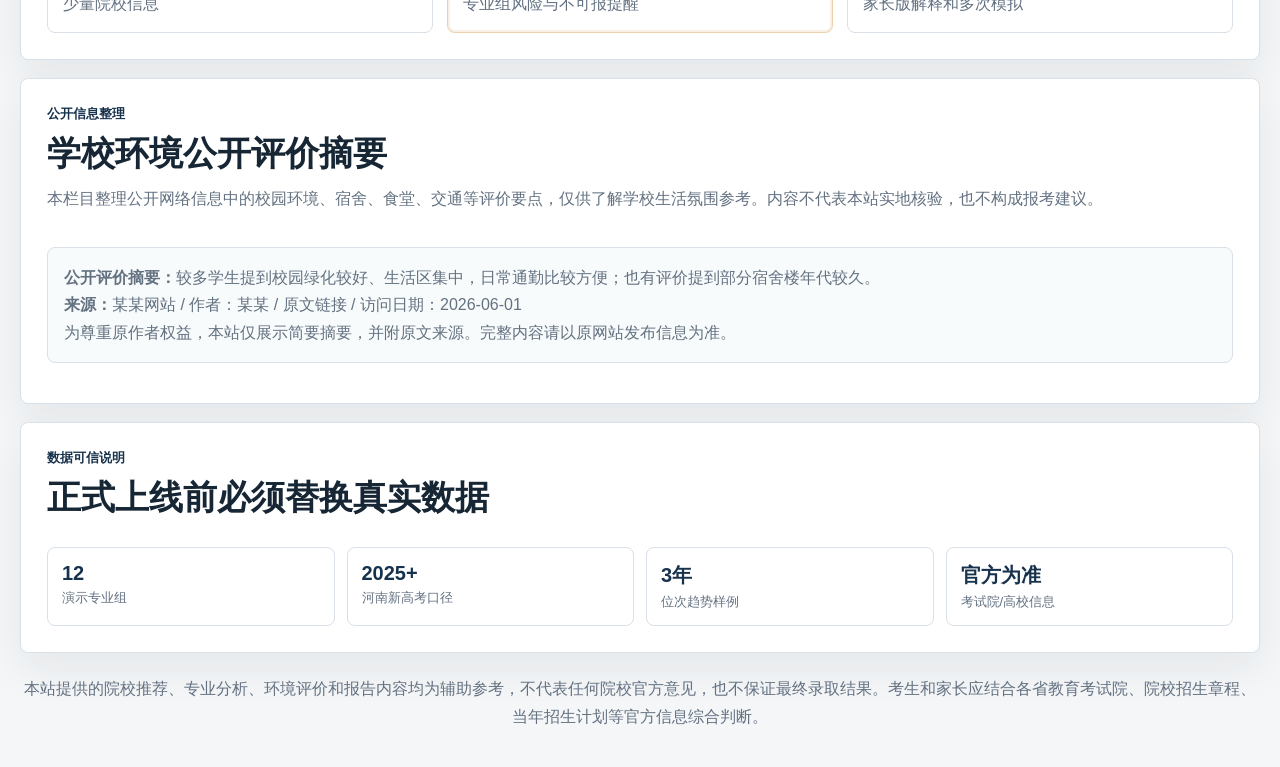
<file: v1/index.html>
<!doctype html>
<html lang="zh-CN">
  <head>
    <meta charset="UTF-8" />
    <meta name="viewport" content="width=device-width, initial-scale=1.0" />
    <title>豫志通 - 看清风险，再填志愿</title>
    <link rel="stylesheet" href="styles.css" />
  </head>
  <body>
    <header class="topbar">
      <a class="brand" href="#home" aria-label="豫志通首页">
        <span class="brand-mark">豫</span>
        <span>
          <strong>豫志通</strong>
          <small>河南3+1+2志愿工具</small>
        </span>
      </a>
      <nav class="nav" aria-label="主导航">
        <a href="#recommend">智能推荐</a>
        <a href="#volunteer">志愿诊断</a>
        <a href="#report">报告预览</a>
        <a href="#schools">院校专业组</a>
        <a href="#majors">专业适配</a>
        <a href="#pricing">会员</a>
        <a href="#why-pay">付费价值</a>
        <a href="#environment">环境评价</a>
      </nav>
      <button class="ghost-btn" id="loginBtn" type="button">登录 / 注册</button>
    </header>

    <main>

            <section class="mobile-app-home" id="mobileAppHome" data-mobile-tab="home">
        <div class="mobile-app-top">
          <div>
            <span>&#35947;&#24535;&#36890;</span>
            <strong>&#27827;&#21335; 3+1+2 &#24535;&#24895;&#24037;&#20855;</strong>
          </div>
          <button type="button" id="mobileLoginBtn">&#30331;&#24405;</button>
        </div>

        <div class="mobile-hero-card">
          <p class="mobile-eyebrow">&#36755;&#20837;&#20998;&#25968;&#20301;&#27425;&#65292;&#20808;&#30475;&#33021;&#25253;&#21738;&#37324;</p>
          <h1>&#27979;&#19968;&#27979;&#33021;&#19978;&#21738;&#20123;&#22823;&#23398;</h1>
          <p>&#19981;&#35762;&#29572;&#23398;&#65292;&#19981;&#22534;&#26415;&#35821;&#65292;&#21482;&#25226;&#20381;&#25454;&#12289;&#39118;&#38505;&#21644;&#25490;&#24207;&#35762;&#28165;&#26970;&#12290;</p>
          <form class="mobile-quick-form" id="mobileQuickForm">
            <div class="mobile-form-row two">
              <label>&#39318;&#36873;&#31185;&#30446;<select id="mobilePrimarySubject"><option>&#29289;&#29702;</option><option>&#21382;&#21490;</option></select></label>
              <label>&#25209;&#27425;<select id="mobileBatch"><option>&#26412;&#31185;&#25209;</option><option>&#25552;&#21069;&#25209;</option><option>&#19987;&#31185;&#25209;</option></select></label>
            </div>
            <div class="mobile-form-row two">
              <label>&#20877;&#36873;&#19968;<select id="mobileSecondSubjectA"><option>&#21270;&#23398;</option><option>&#29983;&#29289;</option><option>&#24605;&#24819;&#25919;&#27835;</option><option>&#22320;&#29702;</option></select></label>
              <label>&#20877;&#36873;&#20108;<select id="mobileSecondSubjectB"><option>&#29983;&#29289;</option><option>&#21270;&#23398;</option><option>&#24605;&#24819;&#25919;&#27835;</option><option>&#22320;&#29702;</option></select></label>
            </div>
            <div class="mobile-form-row two">
              <label>&#39640;&#32771;&#20998;&#25968;<input id="mobileScore" type="number" value="612" /></label>
              <label>&#27827;&#21335;&#20301;&#27425;<input id="mobileRank" type="number" value="28500" /></label>
            </div>
            <button class="primary-btn full" type="submit">&#31435;&#21363;&#29983;&#25104;&#25512;&#33616;</button>
          </form>
        </div>

        <div class="mobile-profile-card" id="mobileProfileCard"></div>

        <div class="mobile-tool-grid">
          <button type="button" onclick="openMobileTab('recommend')"><strong>&#26234;&#33021;&#25512;&#33616;</strong><span>&#26597;&#30475;&#20914;&#31283;&#20445;</span></button>
          <button type="button" onclick="openMobileTab('diagnosis')"><strong>&#24535;&#24895;&#35786;&#26029;</strong><span>&#26816;&#26597;&#28369;&#26723;&#39118;&#38505;</span></button>
          <button type="button" onclick="openMobileTab('schools')"><strong>&#38498;&#26657;&#24211;</strong><span>&#26597;&#19987;&#19994;&#32452;</span></button>
          <button type="button" onclick="openMajorDirectory()"><strong>&#19987;&#19994;&#30446;&#24405;</strong><span>93 &#20010;&#19987;&#19994;&#31867;</span></button>
          <button type="button" onclick="openMobileTab('account')"><strong>&#25253;&#21578;&#39044;&#35272;</strong><span>&#23478;&#24237;&#29256;&#35299;&#37322;</span></button>
          <button type="button" onclick="openMobileTab('account')"><strong>&#20250;&#21592;&#26435;&#30410;</strong><span>&#23436;&#25972;&#26041;&#26696;</span></button>
        </div>

        <div class="mobile-viewpoint-card">
          <span>&#25105;&#20204;&#30340;&#20570;&#27861;</span>
          <h2>&#26222;&#36890;&#23478;&#24237;&#20063;&#33021;&#30475;&#25026;&#30340;&#24535;&#24895;&#26041;&#26696;</h2>
          <p>&#25105;&#20204;&#19981;&#21334;&#32447;&#19979;&#19987;&#23478;&#26381;&#21153;&#65292;&#20063;&#19981;&#25215;&#35834;&#30334;&#20998;&#30334;&#24405;&#21462;&#12290;&#25105;&#20204;&#20570;&#30340;&#26159;&#25226;&#36873;&#31185;&#12289;&#20301;&#27425;&#12289;&#19987;&#19994;&#32452;&#12289;&#22478;&#24066;&#21644;&#20445;&#24213;&#39118;&#38505;&#25972;&#29702;&#25104;&#19968;&#20221;&#21487;&#27604;&#36739;&#12289;&#21487;&#35752;&#35770;&#30340;&#26041;&#26696;&#12290;</p>
        </div>
      </section>

      <section class="mobile-home" id="mobileHome">
        <div class="mobile-home-hero">
          <div class="section-kicker">河南新高考 · 移动版</div>
          <h1>看清风险，再填志愿</h1>
          <p>先生成基础方案，再进入不同板块查看推荐、诊断、报告和专业目录。</p>
          <button class="primary-btn" type="button" data-mobile-open="home" data-title="生成志愿方案">生成志愿方案</button>
        </div>
        <div class="mobile-entry-grid" aria-label="功能入口">
          <button type="button" data-mobile-open="recommend" data-title="智能推荐"><strong>智能推荐</strong><span>查看冲稳保结果</span></button>
          <button type="button" data-mobile-open="volunteer" data-title="志愿诊断"><strong>志愿诊断</strong><span>检查滑档和保底</span></button>
          <button type="button" data-mobile-open="report" data-title="报告预览"><strong>报告预览</strong><span>看家庭版报告</span></button>
          <button type="button" data-mobile-open="schools" data-title="院校专业组"><strong>院校专业组</strong><span>查选科可报</span></button>
          <button type="button" data-mobile-directory><strong>专业目录</strong><span>查 93 个专业类</span></button>
          <button type="button" data-mobile-open="why-pay" data-title="付费价值"><strong>付费价值</strong><span>看解锁后多什么</span></button>
          <button type="button" data-mobile-open="pricing" data-title="会员权益"><strong>会员权益</strong><span>查看套餐</span></button>
          <button type="button" data-mobile-open="environment" data-title="环境评价"><strong>环境评价</strong><span>看公开摘要</span></button>
        </div>
      </section>

      <div class="mobile-page-header" id="mobilePageHeader">
        <button class="ghost-btn" id="mobileBackBtn" type="button">← 返回首页</button>
        <strong id="mobilePageTitle">功能页面</strong>
      </div>

      <section class="hero" id="home" data-mobile-tab="home">
        <div class="hero-main">
          <div class="hero-copy">
            <div class="section-kicker">河南新高考 · 3+1+2模式</div>
            <h1>看清风险，再填志愿</h1>
            <p class="intro">
              面向河南新高考家庭，把选科、位次、专业组和城市偏好整理成一份可比较、可讨论、能复盘的志愿参考方案。
            </p>
            <p class="promise-line">不讲玄学，不堆术语，只把依据、风险和排序说清楚。</p>
          </div>

          <form class="planner-form" id="plannerForm">
            <div class="form-section">
              <div class="form-section-head">
                <span>01</span>
                <strong>选科信息</strong>
              </div>
              <div class="field-grid three">
                <label>
                  省份
                  <input id="province" value="河南" readonly />
                </label>
                <label>
                  首选科目
                  <select id="primarySubject">
                    <option>物理</option>
                    <option>历史</option>
                  </select>
                </label>
                <label>
                  再选科目一
                  <select id="secondSubjectA">
                    <option>化学</option>
                    <option>生物</option>
                    <option>思想政治</option>
                    <option>地理</option>
                  </select>
                </label>
                <label>
                  再选科目二
                  <select id="secondSubjectB">
                    <option>生物</option>
                    <option>化学</option>
                    <option>思想政治</option>
                    <option>地理</option>
                  </select>
                </label>
              </div>
            </div>

            <div class="form-section">
              <div class="form-section-head">
                <span>02</span>
                <strong>成绩定位</strong>
              </div>
              <div class="field-grid three">
                <label>
                  高考分数
                  <input id="score" type="number" min="100" max="750" value="612" />
                </label>
                <label>
                  河南同方向位次
                  <input id="rank" type="number" min="1" value="28500" />
                </label>
                <label>
                  批次
                  <select id="batch">
                    <option>本科批</option>
                    <option>提前批</option>
                    <option>专科批</option>
                  </select>
                </label>
              </div>
            </div>

            <div class="form-section">
              <div class="form-section-head">
                <span>03</span>
                <strong>偏好筛选</strong>
              </div>
              <div class="field-grid two">
                <label>
                  专业偏好
                  <select id="majorPreference">
                    <option>计算机、软件与人工智能</option>
                    <option>电子信息、通信与集成电路</option>
                    <option>电气、自动化与新能源</option>
                    <option>临床医学、口腔与药学</option>
                    <option>师范、教育与心理学</option>
                    <option>法学、政治与公共管理</option>
                    <option>财经、会计与金融</option>
                    <option>机械、车辆与智能制造</option>
                    <option>建筑、土木与交通</option>
                    <option>农学、食品与环境</option>
                    <option>汉语言、新闻与外语</option>
                    <option>不限专业</option>
                  </select>
                </label>
                <label>
                  城市偏好
                  <select id="cityPreference">
                    <option>不限城市</option>
                    <option>郑州/洛阳/开封</option>
                    <option>北京/上海/广州/深圳</option>
                    <option>省会城市</option>
                    <option>离家较近</option>
                  </select>
                </label>
              </div>
            </div>

            <div class="form-actions">
              <span>先看基础方案，再决定是否解锁完整报告</span>
              <button class="primary-btn" type="submit">免费生成我的志愿方案</button>
            </div>
          </form>
        </div>

        <aside class="report-preview-panel">
          <div class="report-preview-top">
            <span class="badge" id="memberBadge">免费预览</span>
            <h2>当前考生档案</h2>
            <p id="profileSummary">河南 · 物理 + 化学 + 生物 · 612分 · 28500位</p>
            <div class="meter" aria-label="报告完整度"><span id="meterBar"></span></div>
            <p class="muted">免费版先帮你看出问题。解锁后查看完整名单、排序理由、专业组风险、不可报提醒和家庭版报告。</p>
            <button class="secondary-btn full" id="upgradeBtn" type="button">查看完整方案</button>
            <div class="preview-metrics" id="previewMetrics" aria-label="方案概览">
              <div>
                <strong>--</strong>
                <span>可报专业组</span>
              </div>
              <div>
                <strong>--</strong>
                <span>稳妥候选</span>
              </div>
              <div>
                <strong>--</strong>
                <span>保底候选</span>
              </div>
              <div>
                <strong>基础</strong>
                <span>报告状态</span>
              </div>
            </div>
          </div>
          <div class="report-divider"></div>
          <div class="report-preview-bottom">
            <h3>方案会重点看四件事</h3>
            <p>
              按河南3+1+2模式先检查选科是否可报，再参考同方向位次区间判断冲、稳、保，重点帮你少踩坑、少漏项、少凭感觉填。
            </p>
            <div class="summary-tags" aria-label="方案能力">
              <span>选科适配</span>
              <span>位次优先</span>
              <span>专业组检查</span>
              <span>报告化解释</span>
            </div>
          </div>
        </aside>
      </section>

      <section class="notice">
        <strong>模式说明</strong>
        <span>河南从2022年秋季入学高一学生开始实行高考综合改革，2025年起首届新高考按“3+1+2”模式录取。本演示数据用于产品样板，正式收费前需替换为真实可核验数据。</span>
      </section>

      <section class="mobile-account-home" id="mobileAccountHome" data-mobile-tab="account">
        <div class="mobile-account-card">
          <div class="mobile-account-head">
            <div class="mobile-avatar">&#35947;</div>
            <div>
              <span>&#25105;&#30340;&#25253;&#21578;&#20013;&#24515;</span>
              <strong>&#20808;&#30475;&#23436;&#25972;&#20381;&#25454;&#65292;&#20877;&#20915;&#23450;&#26159;&#21542;&#20184;&#36153;</strong>
              <p>&#36866;&#21512;&#19981;&#24819;&#33457;&#20960;&#21315;&#20803;&#21672;&#35810;&#65292;&#20294;&#21448;&#19981;&#24819;&#21482;&#38752;&#38646;&#25955;&#20449;&#24687;&#22635;&#24535;&#24895;&#30340;&#23478;&#24237;&#12290;</p>
            </div>
          </div>
          <button class="primary-btn full" type="button" onclick="openMobileTab('recommend')">&#26597;&#30475;&#25105;&#30340;&#25512;&#33616;&#26041;&#26696;</button>
        </div>

        <div class="mobile-service-grid">
          <article>
            <span>&#23436;&#25972;&#26041;&#26696;&#29256;</span>
            <strong>&#165;129</strong>
            <p>&#20840;&#37096;&#20914;&#31283;&#20445;&#28165;&#21333;&#12289;&#36873;&#31185;&#21487;&#25253;&#26816;&#26597;&#12289;&#25490;&#24207;&#24314;&#35758;&#12290;</p>
          </article>
          <article>
            <span>&#23478;&#24237;&#25253;&#21578;&#29256;</span>
            <strong>&#165;329</strong>
            <p>&#23478;&#38271;&#29256;&#35299;&#37322;&#12289;&#38498;&#26657;&#19987;&#19994;&#23545;&#27604;&#12289;&#23548;&#20986;&#25171;&#21360;&#12289;&#22810;&#27425;&#27169;&#25311;&#12290;</p>
          </article>
        </div>

        <div class="mobile-account-tools">
          <button type="button" onclick="openMobileTab('diagnosis')"><strong>&#24535;&#24895;&#34920;</strong><span>&#26597;&#30475;&#39118;&#38505;&#35786;&#26029;</span></button>
          <button type="button" onclick="openMobileTab('schools')"><strong>&#38498;&#26657;&#23545;&#27604;</strong><span>&#26597;&#19987;&#19994;&#32452;&#35814;&#24773;</span></button>
          <button type="button" onclick="openMajorDirectory()"><strong>&#19987;&#19994;&#30446;&#24405;</strong><span>&#30475;&#36873;&#31185;&#36866;&#37197;</span></button>
          <button type="button" id="mobileUnlockBtn"><strong>&#27169;&#25311;&#35299;&#38145;</strong><span>&#26597;&#30475;&#20250;&#21592;&#25928;&#26524;</span></button>
        </div>

        <div class="mobile-principle-list">
          <h2>&#25105;&#20204;&#30340;&#22635;&#25253;&#21407;&#21017;</h2>
          <article><strong>&#19981;&#21334;&#32447;&#19979;&#19987;&#23478;</strong><span>&#20808;&#20570;&#32447;&#19978;&#24037;&#20855;&#21644;&#25253;&#21578;&#65292;&#38477;&#20302;&#26222;&#36890;&#23478;&#24237;&#35797;&#38169;&#25104;&#26412;&#12290;</span></article>
          <article><strong>&#19981;&#25215;&#35834;&#20445;&#24405;&#21462;</strong><span>&#21482;&#25226;&#36873;&#31185;&#12289;&#20301;&#27425;&#12289;&#26799;&#24230;&#12289;&#19987;&#19994;&#32452;&#39118;&#38505;&#35762;&#28165;&#26970;&#12290;</span></article>
          <article><strong>&#23665;&#27827;&#22235;&#30465;&#20248;&#20808;</strong><span>&#27827;&#21335;&#26679;&#26495;&#24050;&#24320;&#25918;&#65292;&#23665;&#19996;&#12289;&#27827;&#21271;&#12289;&#23665;&#35199;&#36880;&#27493;&#25193;&#23637;&#12290;</span></article>
        </div>
      </section>

      <section class="section-card shanhe" id="why-pay" data-mobile-page="why-pay" data-mobile-tab="account">
        <div class="section-head">
          <div>
            <div class="section-kicker">山河四省家庭场景</div>
            <h2>不想花几千元咨询，也不想只靠零散信息填志愿</h2>
            <p class="muted">河南优先，山东、河北、山西逐步开放。我们先做线上工具和报告，不卖线下咨询服务。</p>
          </div>
        </div>
        <div class="province-tabs" aria-label="山河四省支持状态">
          <span class="active">河南样板已开放</span>
          <span>山东即将支持</span>
          <span>河北即将支持</span>
          <span>山西即将支持</span>
        </div>
        <div class="pay-reasons">
          <article>
            <span class="mini-label">怕浪费分</span>
            <h3>同位次到底能冲到哪里</h3>
            <p>把可冲、可稳、可保空间拆开看，避免只凭学校名气排序。</p>
          </article>
          <article>
            <span class="mini-label">怕滑档</span>
            <h3>保底是否真的够用</h3>
            <p>检查冲刺过多、保底不足、选科不匹配等明显风险。</p>
          </article>
          <article>
            <span class="mini-label">怕专业坑</span>
            <h3>不只看专业名字好听</h3>
            <p>提示医学、法学、师范、冷门工科等方向的长期成本和限制。</p>
          </article>
          <article>
            <span class="mini-label">怕家里吵不清</span>
            <h3>一份报告一起讨论</h3>
            <p>把选择依据写清楚，家长和考生围绕同一份方案沟通。</p>
          </article>
        </div>
      </section>

      <section class="section-card values">
        <div class="section-head">
          <div>
            <div class="section-kicker">我们的做法</div>
            <h2>把志愿填报讲明白，也把边界说清楚</h2>
            <p class="muted">不堆术语，不制造焦虑，帮你看懂每一个选择。</p>
          </div>
        </div>
        <div class="values-lead">
          我们不承诺“百分百录取”，也不制造焦虑。我们做的是：帮你把复杂的志愿信息整理成一份看得懂、能比较、可讨论的参考方案。
        </div>
        <div class="values-grid compact-values">
          <article>
            <h3>按位次匹配，而不是只看分数</h3>
            <p>同样的分数，在不同省份、年份和批次里意义不同。系统会优先参考位次区间，帮助你判断院校的大致风险。</p>
          </article>
          <article>
            <h3>冲稳保结构更清楚</h3>
            <p>每所推荐院校都会标注冲、稳、保类型，并说明为什么这样分类，避免只看到学校名字却不知道怎么排序。</p>
          </article>
          <article>
            <h3>适合家长和考生一起看</h3>
            <p>页面尽量少用术语，多用清楚的解释，让家长、考生能围绕同一份方案讨论，而不是各查各的。</p>
          </article>
          <article>
            <span class="mini-label">免费版提示</span>
            <p>免费版可查看部分推荐结果和基础分析。解锁完整方案后，可查看全部冲稳保院校、专业适配建议、志愿排序参考和报告预览。</p>
          </article>
          <article>
            <span class="mini-label">结果页说明</span>
            <p>以下结果基于模拟数据和历史位次逻辑生成，仅作为志愿填报参考。实际录取结果会受到招生计划、报考人数、专业热度、政策变化等因素影响。</p>
          </article>
          <article>
            <span class="mini-label">报告区说明</span>
            <p>这份报告不是替你做决定，而是帮你看清每个选择的依据。你可以重点关注三件事：学校层次是否合适、专业方向是否匹配、志愿梯度是否稳妥。</p>
          </article>
        </div>
      </section>

      <section class="section-card" id="recommend" data-mobile-page="recommend" data-mobile-tab="recommend">
        <div class="section-head">
          <div>
            <div class="section-kicker">智能推荐</div>
            <h2>先筛选科，再看冲稳保</h2>
            <p class="muted">以下结果基于模拟数据和历史位次逻辑生成，仅作为志愿填报参考。实际录取结果会受到招生计划、报考人数、专业热度、政策变化等因素影响。</p>
          </div>
          <div class="segmented" role="tablist" aria-label="推荐类别">
            <button class="active" data-filter="all" type="button">全部</button>
            <button data-filter="冲" type="button">冲</button>
            <button data-filter="稳" type="button">稳</button>
            <button data-filter="保" type="button">保</button>
            <button data-filter="不可报" type="button">不可报</button>
          </div>
        </div>
        <div class="insight-strip" id="matchInsight"></div>
        <div class="recommend-grid" id="recommendGrid"></div>
      </section>

      <section class="section-card split" id="volunteer" data-mobile-page="volunteer" data-mobile-tab="diagnosis">
        <div>
          <div class="section-head compact">
            <div>
              <div class="section-kicker">志愿表诊断</div>
              <h2>可排序志愿方案</h2>
            </div>
            <div class="button-row">
              <button class="secondary-btn" id="exportBtn" type="button">导出CSV</button>
              <button class="ghost-btn" id="clearBtn" type="button">清空</button>
            </div>
          </div>
          <div class="volunteer-list" id="volunteerList"></div>
        </div>
        <aside class="risk-panel">
          <h3>自动风险检查</h3>
          <ul id="riskList"></ul>
          <button class="primary-btn full" id="reportBtn" type="button">打印/导出报告</button>
        </aside>
      </section>

      <section class="section-card" data-mobile-tab="diagnosis">
        <div class="section-head">
          <div>
            <div class="section-kicker">志愿避坑体检</div>
            <h2>本报告重点检查 6 件事</h2>
            <p class="muted">不是替你做决定，而是帮你把风险看清楚。少一次盲填，多一份依据。</p>
          </div>
        </div>
        <div class="check-grid">
          <div><strong>选科</strong><span>专业组是否可报</span></div>
          <div><strong>位次</strong><span>是否浪费或过冲</span></div>
          <div><strong>梯度</strong><span>冲稳保是否均衡</span></div>
          <div><strong>专业</strong><span>是否过热或限制多</span></div>
          <div><strong>城市</strong><span>选择是否过窄</span></div>
          <div><strong>保底</strong><span>兜底是否足够</span></div>
        </div>
      </section>

      <section class="section-card" id="report" data-mobile-page="report" data-mobile-tab="account">
        <div class="section-head">
          <div>
            <div class="section-kicker">会员报告预览</div>
            <h2>河南3+1+2完整报告</h2>
            <p class="muted">这份报告不是替你做决定，而是帮你少踩坑、少漏项、少凭感觉填。重点看：学校层次、专业方向、志愿梯度、选科限制和保底强度。</p>
          </div>
          <span class="badge" id="reportStatus">部分锁定</span>
        </div>
        <div class="report-grid">
          <article>
            <span class="mini-label">考生档案</span>
            <h3 id="reportProfile">物理 + 化学 + 生物 / 28500位</h3>
            <p class="muted">报告会根据首选科目、再选科目和河南同方向位次生成。</p>
          </article>
          <article>
            <span class="mini-label">可报范围</span>
            <h3 id="reportScope">正在计算</h3>
            <p class="muted">排除首选科目或再选科目不匹配的专业组。</p>
          </article>
          <article>
            <span class="mini-label">梯度结构</span>
            <h3 id="reportGradient">冲 0 · 稳 0 · 保 0</h3>
            <p class="muted">会员版展示完整院校清单和替代方案。</p>
          </article>
        </div>
        <div class="gradient-chart" id="gradientChart" aria-label="志愿梯度图"></div>
      </section>

      <section class="section-card" id="schools" data-mobile-page="schools" data-mobile-tab="schools">
        <div class="section-head">
          <div>
            <div class="section-kicker">院校专业组库</div>
            <h2>河南招生专业组与选科要求</h2>
          </div>
          <div class="filter-row">
            <select id="schoolLevelFilter">
              <option value="all">全部层次</option>
              <option>985</option>
              <option>211</option>
              <option>双一流</option>
              <option>省重点</option>
            </select>
            <select id="eligibilityFilter">
              <option value="all">全部状态</option>
              <option value="eligible">只看可报</option>
              <option value="ineligible">只看不可报</option>
            </select>
          </div>
        </div>
        <div class="school-list-summary" id="schoolListSummary"></div>
        <div class="school-mobile-list" id="schoolMobileList"></div>
        <div class="table-wrap">
          <table>
            <thead>
              <tr>
                <th>院校/专业组</th>
                <th>城市</th>
                <th>层次</th>
                <th>选科要求</th>
                <th>河南近三年位次</th>
                <th>环境评价摘要</th>
                <th>状态</th>
                <th>操作</th>
              </tr>
            </thead>
            <tbody id="schoolTable"></tbody>
          </table>
        </div>
      </section>

      <section class="section-card" id="majors" data-mobile-page="majors" data-mobile-tab="schools">
        <div class="section-head">
          <div>
            <div class="section-kicker">专业适配</div>
            <h2>按你的选科判断专业方向</h2>
            <p class="muted">按教育部本科专业目录的 93 个专业类整理入口，覆盖 845 种本科专业；卡片内展示代表专业和常见选科提醒。</p>
          </div>
          <div class="major-tools">
            <input class="search-input" id="majorSearch" type="search" placeholder="搜索专业，例如：软件工程、会计学" />
            <button class="secondary-btn" id="openMajorDirectoryBtn" type="button">进入完整专业目录</button>
          </div>
        </div>
        <div class="major-summary">
          <strong>默认展示常用方向</strong>
          <span>完整目录已整理为 93 个专业类。首页只展示精选入口，完整内容请进入专业目录查看。</span>
        </div>
        <div class="major-grid" id="majorGrid"></div>
      </section>

      <section class="section-card" id="pricing" data-mobile-page="pricing" data-mobile-tab="account">
        <div class="section-head">
          <div>
            <div class="section-kicker">会员权益</div>
            <h2>付费买的是完整依据，不是几张表</h2>
            <p class="muted">线上报告型产品，适合不想花几千元找咨询，但又不想只靠网上零散信息填志愿的家庭。</p>
          </div>
        </div>
        <div class="pricing-grid" id="pricingGrid"></div>
      </section>

      <section class="section-card" data-mobile-tab="account">
        <div class="section-head">
          <div>
            <div class="section-kicker">权益对比</div>
            <h2>付费后多看到什么</h2>
          </div>
        </div>
        <div class="unlock-table">
          <div>
            <strong>免费预览</strong>
            <span>部分推荐结果</span>
            <span>基础风险概览</span>
            <span>少量院校信息</span>
          </div>
          <div>
            <strong>完整方案版</strong>
            <span>全部冲稳保清单</span>
            <span>排序理由和风险等级</span>
            <span>专业组风险与不可报提醒</span>
          </div>
          <div>
            <strong>家庭报告版</strong>
            <span>可打印报告</span>
            <span>院校专业对比</span>
            <span>家长版解释和多次模拟</span>
          </div>
        </div>
      </section>

      <section class="section-card" id="environment" data-mobile-page="environment" data-mobile-tab="schools">
        <div class="section-head">
          <div>
            <div class="section-kicker">公开信息整理</div>
            <h2>学校环境公开评价摘要</h2>
            <p class="muted">本栏目整理公开网络信息中的校园环境、宿舍、食堂、交通等评价要点，仅供了解学校生活氛围参考。内容不代表本站实地核验，也不构成报考建议。</p>
          </div>
        </div>
        <div class="environment-box">
          <p><strong>公开评价摘要：</strong>较多学生提到校园绿化较好、生活区集中，日常通勤比较方便；也有评价提到部分宿舍楼年代较久。</p>
          <p><strong>来源：</strong>某某网站 / 作者：某某 / 原文链接 / 访问日期：2026-06-01</p>
          <p class="muted">为尊重原作者权益，本站仅展示简要摘要，并附原文来源。完整内容请以原网站发布信息为准。</p>
        </div>
      </section>

      <section class="section-card" id="data" data-mobile-tab="account">
        <div class="section-head">
          <div>
            <div class="section-kicker">数据可信说明</div>
            <h2>正式上线前必须替换真实数据</h2>
          </div>
        </div>
        <div class="data-grid">
          <div><strong id="schoolCount">0</strong><span>演示专业组</span></div>
          <div><strong>2025+</strong><span>河南新高考口径</span></div>
          <div><strong>3年</strong><span>位次趋势样例</span></div>
          <div><strong>官方为准</strong><span>考试院/高校信息</span></div>
        </div>
      </section>
    </main>

    <nav class="mobile-bottom-nav" id="mobileBottomNav" aria-label="&#25163;&#26426;&#24213;&#37096;&#23548;&#33322;">
      <button class="active" type="button" data-mobile-tab-target="home" onclick="openMobileTab('home')"><strong>&#39318;&#39029;</strong><span>&#27979;&#19968;&#27979;</span></button>
      <button type="button" data-mobile-tab-target="recommend" onclick="openMobileTab('recommend')"><strong>&#25512;&#33616;</strong><span>&#20914;&#31283;&#20445;</span></button>
      <button type="button" data-mobile-tab-target="schools" onclick="openMobileTab('schools')"><strong>&#38498;&#26657;</strong><span>&#26597;&#19987;&#19994;</span></button>
      <button type="button" data-mobile-tab-target="diagnosis" onclick="openMobileTab('diagnosis')"><strong>&#35786;&#26029;</strong><span>&#26597;&#39118;&#38505;</span></button>
      <button type="button" data-mobile-tab-target="account" onclick="openMobileTab('account')"><strong>&#25105;&#30340;</strong><span>&#25253;&#21578;</span></button>
    </nav>

    <section class="major-directory-view" id="majorDirectoryView" aria-label="完整专业目录">
      <div class="directory-shell">
        <div class="directory-head">
          <div>
            <div class="section-kicker">完整专业目录</div>
            <h1>93 个专业类，按选科判断适配</h1>
            <p class="muted">按教育部本科专业目录整理，覆盖 845 种本科专业。可搜索具体专业，也可按门类筛选。</p>
          </div>
          <button class="ghost-btn" id="backToPlannerBtn" type="button">返回志愿方案页</button>
        </div>

        <div class="directory-tools">
          <input id="majorDirectorySearch" type="search" placeholder="搜索专业，例如：软件工程、口腔医学、会计学" />
          <select id="disciplineFilter">
            <option value="all">全部门类</option>
            <option>哲学</option>
            <option>经济学</option>
            <option>法学</option>
            <option>教育学</option>
            <option>文学</option>
            <option>历史学</option>
            <option>理学</option>
            <option>工学</option>
            <option>农学</option>
            <option>医学</option>
            <option>管理学</option>
            <option>艺术学</option>
          </select>
        </div>

        <div class="directory-count" id="majorDirectoryCount">共 93 个专业类</div>
        <div class="major-directory-grid" id="majorDirectoryGrid"></div>
      </div>
    </section>

    <section class="school-detail-view" id="schoolDetailView" aria-label="&#38498;&#26657;&#35814;&#24773;">
      <div class="school-detail-shell">
        <div class="school-detail-head">
          <button class="ghost-btn" id="backFromSchoolDetailBtn" type="button">&#36820;&#22238;</button>
          <div>
            <span class="badge" id="schoolDetailRisk">&#39118;&#38505;</span>
            <h1 id="schoolDetailName">&#38498;&#26657;&#35814;&#24773;</h1>
            <p class="muted" id="schoolDetailMeta">&#19987;&#19994;&#32452;&#12289;&#22478;&#24066;&#12289;&#23618;&#27425;</p>
          </div>
        </div>
        <div class="school-photo-grid" id="schoolPhotoGrid"></div>
        <div class="school-detail-grid">
          <article>
            <span class="mini-label">&#23398;&#26657;&#23448;&#32593;</span>
            <h3><a id="schoolWebsiteLink" href="#" target="_blank" rel="noopener">&#36827;&#20837;&#23398;&#26657;&#23448;&#32593;</a></h3>
            <p id="schoolIntroText" class="muted"></p>
          </article>
          <article>
            <span class="mini-label">&#24405;&#21462;&#24773;&#20917;</span>
            <h3 id="schoolAdmissionTitle">&#36817;&#19977;&#24180;&#20998;&#25968; / &#20301;&#27425;</h3>
            <p id="schoolAdmissionText" class="muted"></p>
          </article>
          <article>
            <span class="mini-label">&#36873;&#31185;&#19982;&#19987;&#19994;&#32452;</span>
            <h3 id="schoolSubjectText">&#36873;&#31185;&#35201;&#27714;</h3>
            <p id="schoolMajorText" class="muted"></p>
          </article>
          <article>
            <span class="mini-label">&#20844;&#24320;&#35780;&#20215;&#25688;&#35201;</span>
            <h3>&#26657;&#22253;&#12289;&#23487;&#33293;&#12289;&#20132;&#36890;&#31561;&#20844;&#24320;&#20449;&#24687;</h3>
            <p id="schoolEnvironmentText" class="muted"></p>
            <p id="schoolSourceText" class="muted"></p>
          </article>
        </div>
        <div class="school-detail-actions">
          <button class="primary-btn" id="schoolDetailAddBtn" type="button">&#21152;&#20837;&#24535;&#24895;&#34920;</button>
          <button class="secondary-btn" id="schoolDetailBackBtn" type="button">&#36820;&#22238;&#21015;&#34920;</button>
        </div>
      </div>
    </section>

    <div class="toast" id="toast" role="status" aria-live="polite"></div>

    <footer class="footer">
      本站提供的院校推荐、专业分析、环境评价和报告内容均为辅助参考，不代表任何院校官方意见，也不保证最终录取结果。考生和家长应结合各省教育考试院、院校招生章程、当年招生计划等官方信息综合判断。
    </footer>

    <script src="data.js"></script>
    <script src="app.js"></script>
  </body>
</html>
</file>
<file: styles.css>
:root {
  --bg: #f6f1e7;
  --surface: #fffaf1;
  --surface-2: #f3e8d3;
  --ink: #2d211b;
  --muted: #77685a;
  --line: #dfc894;
  --primary: #c73525;
  --primary-dark: #9f2b22;
  --accent: #d79a2b;
  --accent-2: #fff0c4;
  --red: #c73525;
  --blue: #3c6b7b;
  --green: #2f7a49;
  --shadow: 0 18px 44px rgba(89, 56, 24, 0.12);
}

* {
  box-sizing: border-box;
}

html {
  scroll-behavior: smooth;
}

body {
  margin: 0;
  background:
    radial-gradient(circle at 12% 8%, rgba(215, 154, 43, 0.22), transparent 26rem),
    radial-gradient(circle at 88% 10%, rgba(199, 53, 37, 0.09), transparent 28rem),
    linear-gradient(180deg, #fff9ec 0%, var(--bg) 36%, #f2eadc 100%);
  color: var(--ink);
  font-family: "Microsoft YaHei", "PingFang SC", "Noto Sans CJK SC", sans-serif;
}

body::before {
  content: "";
  position: fixed;
  inset: 0;
  z-index: -1;
  pointer-events: none;
  opacity: 0.5;
  background-image:
    linear-gradient(90deg, rgba(159, 43, 34, 0.035) 1px, transparent 1px),
    linear-gradient(0deg, rgba(159, 43, 34, 0.028) 1px, transparent 1px);
  background-size: 56px 56px;
}

button,
input,
select {
  font: inherit;
}

a {
  color: inherit;
  text-decoration: none;
}

.topbar {
  position: sticky;
  top: 0;
  z-index: 20;
  display: flex;
  align-items: center;
  gap: 22px;
  min-height: 72px;
  padding: 12px clamp(18px, 4vw, 56px);
  background: rgba(255, 250, 241, 0.96);
  border-bottom: 1px solid rgba(223, 200, 148, 0.72);
  backdrop-filter: blur(16px);
  box-shadow: 0 10px 28px rgba(89, 56, 24, 0.08);
}

.brand {
  display: flex;
  align-items: center;
  gap: 10px;
  min-width: 184px;
}

.brand-mark {
  display: grid;
  place-items: center;
  width: 42px;
  height: 42px;
  border-radius: 8px;
  background: linear-gradient(135deg, var(--primary) 0%, #e1562f 54%, var(--accent) 100%);
  color: #fff8e8;
  font-weight: 900;
  box-shadow: inset 0 0 0 1px rgba(255, 240, 184, 0.35), 0 10px 24px rgba(0, 0, 0, 0.24);
}

.brand strong,
.brand small {
  display: block;
}

.brand strong {
  color: var(--primary-dark);
}

.brand small {
  color: var(--muted);
  font-size: 12px;
}

.nav {
  display: flex;
  flex: 1;
  flex-wrap: wrap;
  justify-content: center;
  gap: 8px;
}

.nav a {
  padding: 9px 12px;
  border-radius: 999px;
  color: #5f5146;
  font-size: 14px;
  font-weight: 800;
}

.nav a:hover,
.nav a.active,
.brand.active {
  background: rgba(199, 53, 37, 0.09);
  color: var(--primary-dark);
}

.hero,
.section-card,
.notice {
  width: min(1760px, calc(100% - 64px));
  margin: 22px auto;
}

.hero {
  display: grid;
  grid-template-columns: minmax(0, 1fr) 380px;
  gap: 20px;
}

.hero-main,
.report-preview-panel,
.section-card,
.notice {
  background:
    linear-gradient(180deg, rgba(255, 252, 246, 0.98), rgba(255, 250, 241, 0.98)),
    var(--surface);
  border: 1px solid rgba(223, 200, 148, 0.82);
  border-radius: 8px;
  box-shadow: var(--shadow);
}

.hero-main {
  padding: clamp(22px, 3vw, 34px);
  text-align: left;
  background:
    linear-gradient(135deg, rgba(255, 255, 255, 0.96), rgba(255, 246, 225, 0.96)),
    radial-gradient(circle at 88% 10%, rgba(215, 154, 43, 0.22), transparent 18rem),
    var(--surface);
  color: var(--ink);
  overflow: hidden;
  position: relative;
}

.hero-main::after {
  display: none;
  content: "金榜";
  position: absolute;
  right: clamp(16px, 5vw, 64px);
  bottom: -28px;
  color: rgba(255, 240, 184, 0.11);
  font-family: "STSong", "SimSun", serif;
  font-size: clamp(88px, 13vw, 180px);
  font-weight: 900;
  line-height: 1;
  pointer-events: none;
}

.report-preview-panel {
  display: flex;
  flex-direction: column;
  min-height: 100%;
  padding: 20px;
  background:
    linear-gradient(180deg, rgba(255, 250, 241, 0.98), rgba(249, 235, 205, 0.96));
}

.hero-copy {
  max-width: 920px;
  margin: 0 0 22px;
}

.section-kicker {
  margin-bottom: 8px;
  color: var(--primary);
  font-size: 13px;
  font-weight: 900;
  letter-spacing: 0;
}

h1,
h2,
h3,
p {
  margin-top: 0;
}

h1 {
  max-width: 760px;
  margin-left: 0;
  margin-right: 0;
  margin-bottom: 14px;
  font-size: clamp(38px, 4.4vw, 58px);
  line-height: 1.05;
  letter-spacing: 0;
  font-family: "STSong", "SimSun", "Songti SC", serif;
  font-weight: 900;
}

h2 {
  margin-bottom: 8px;
  font-size: clamp(24px, 3vw, 34px);
  letter-spacing: 0;
  font-family: "STSong", "SimSun", "Songti SC", serif;
  font-weight: 900;
}

h3 {
  margin-bottom: 8px;
  font-size: 19px;
}

.intro,
.muted {
  color: var(--muted);
  line-height: 1.75;
}

.hero-main .section-kicker,
.hero-main .intro {
  color: var(--muted);
}

.hero-main .promise-line {
  border-color: rgba(215, 154, 43, 0.34);
  background: #fff4d8;
  color: var(--primary-dark);
}

.intro {
  max-width: 760px;
  margin-left: 0;
  margin-right: 0;
  font-size: 17px;
}

.promise-line {
  display: inline-flex;
  max-width: 760px;
  margin: 2px 0 0;
  padding: 9px 12px;
  border: 1px solid rgba(216, 182, 110, 0.52);
  border-radius: 8px;
  background: #fff0d2;
  color: var(--primary-dark);
  font-weight: 900;
  line-height: 1.6;
}

.planner-form {
  text-align: left;
  display: grid;
  gap: 12px;
  margin-top: 0;
}

.form-section {
  padding: 14px;
  border: 1px solid var(--line);
  border-radius: 8px;
  background: rgba(255, 255, 255, 0.72);
}

.form-section-head {
  display: flex;
  align-items: center;
  gap: 8px;
  margin-bottom: 12px;
  color: var(--ink);
}

.form-section-head span {
  display: grid;
  place-items: center;
  width: 26px;
  height: 26px;
  border-radius: 999px;
  background: #e8eef4;
  color: var(--primary-dark);
  font-size: 12px;
  font-weight: 900;
}

.field-grid {
  display: grid;
  gap: 12px;
}

.field-grid.three {
  grid-template-columns: repeat(4, minmax(0, 1fr));
}

.field-grid.two {
  grid-template-columns: repeat(2, minmax(0, 1fr));
}

label {
  display: grid;
  gap: 7px;
  color: #3e4e55;
  font-size: 14px;
  font-weight: 800;
}

input,
select {
  width: 100%;
  height: 46px;
  border: 1px solid rgba(216, 182, 110, 0.74);
  border-radius: 6px;
  padding: 0 12px;
  background: rgba(255, 252, 241, 0.92);
  color: var(--ink);
}

input:focus,
select:focus {
  outline: 2px solid rgba(217, 164, 65, 0.28);
  border-color: var(--primary);
}

input[readonly] {
  background: #f4f7f8;
  color: #4b5d64;
}

.primary-btn,
.secondary-btn,
.ghost-btn {
  min-height: 42px;
  border-radius: 6px;
  padding: 0 16px;
  cursor: pointer;
  font-weight: 900;
  transition: transform 0.18s ease, box-shadow 0.18s ease, background 0.18s ease;
}

.primary-btn {
  border: 0;
  background: linear-gradient(135deg, var(--primary) 0%, #df5a32 68%, var(--accent) 100%);
  color: #fff8e8;
  box-shadow: 0 12px 24px rgba(179, 39, 24, 0.26);
}

.primary-btn:hover {
  background: linear-gradient(135deg, var(--primary-dark) 0%, var(--primary) 62%, #d59432 100%);
  transform: translateY(-1px);
}

.secondary-btn {
  border: 1px solid rgba(179, 39, 24, 0.18);
  background: #fff1dc;
  color: var(--primary-dark);
}

.ghost-btn {
  border: 1px solid rgba(217, 164, 65, 0.55);
  background: #fffaf1;
  color: var(--primary-dark);
}

.section-card .ghost-btn,
.mobile-page-header .ghost-btn,
.school-detail-view .ghost-btn {
  background: #fff8e8;
  color: var(--primary-dark);
}

.form-actions {
  display: flex;
  align-items: center;
  justify-content: center;
  flex-direction: column;
  gap: 10px;
  padding: 8px 2px 0;
  text-align: center;
}

.form-actions .primary-btn {
  width: min(360px, 100%);
  min-height: 52px;
}

.form-actions span {
  color: var(--muted);
  font-size: 13px;
  line-height: 1.5;
}

.full {
  width: 100%;
}

.report-preview-top {
  display: flex;
  flex: 1;
  flex-direction: column;
}

.preview-metrics {
  display: grid;
  grid-template-columns: repeat(2, minmax(0, 1fr));
  gap: 10px;
  margin-top: 16px;
}

.preview-metrics div {
  min-height: 74px;
  padding: 12px;
  border: 1px solid var(--line);
  border-radius: 8px;
  background: #fff;
}

.preview-metrics strong,
.preview-metrics span {
  display: block;
}

.preview-metrics strong {
  color: var(--primary);
  font-size: 24px;
  line-height: 1.1;
}

.preview-metrics span {
  margin-top: 7px;
  color: var(--muted);
  font-size: 13px;
}

.badge,
.mini-label {
  display: inline-flex;
  align-items: center;
  min-height: 26px;
  padding: 0 9px;
  border-radius: 999px;
  background: #fff3da;
  color: #8a5a12;
  font-size: 12px;
  font-weight: 900;
}

.mini-label {
  background: #e8eef4;
  color: var(--primary-dark);
}

.meter {
  height: 9px;
  margin: 14px 0;
  overflow: hidden;
  border-radius: 999px;
  background: #e0e8ea;
}

.meter span {
  display: block;
  width: 42%;
  height: 100%;
  background: var(--accent);
  transition: width 0.25s ease;
}

.data-grid div,
.report-grid article {
  padding: 14px;
  border: 1px solid var(--line);
  border-radius: 8px;
  background: #fff;
}

.data-grid strong,
.data-grid span {
  display: block;
}

.data-grid strong {
  color: var(--primary);
  font-size: 20px;
}

.data-grid span {
  margin-top: 4px;
  color: var(--muted);
  font-size: 13px;
}

.report-divider {
  height: 1px;
  margin: 18px 0;
  background: var(--line);
}

.report-preview-bottom h3 {
  margin-bottom: 8px;
}

.report-preview-bottom p {
  margin-bottom: 12px;
  color: var(--muted);
  line-height: 1.7;
}

.summary-tags {
  display: grid;
  grid-template-columns: repeat(2, minmax(0, 1fr));
  gap: 8px;
}

.summary-tags span {
  display: grid;
  place-items: center;
  min-height: 28px;
  padding: 0 9px;
  border-radius: 6px;
  background: #e8eef4;
  color: var(--primary-dark);
  font-size: 12px;
  font-weight: 900;
}

.notice {
  display: flex;
  gap: 12px;
  align-items: center;
  padding: 12px 16px;
  background: transparent;
  box-shadow: none;
  color: #6b5a34;
}

.notice strong {
  white-space: nowrap;
}

.batch-rule-card {
  display: grid;
  gap: 7px;
  margin-top: 12px;
  padding: 12px;
  border: 1px solid #ead7a5;
  border-radius: 10px;
  background: #fffaf0;
  color: var(--primary-dark);
}

.batch-rule-card strong {
  font-size: 14px;
  line-height: 1.55;
}

.batch-rule-card p,
.batch-rule-card small {
  margin: 0;
  color: var(--muted);
  line-height: 1.6;
}

.batch-rule-card small {
  font-size: 12px;
}

.section-card {
  padding: clamp(18px, 2.5vw, 26px);
}

.section-head {
  display: flex;
  justify-content: space-between;
  gap: 18px;
  align-items: center;
  margin-bottom: 18px;
}

.section-head.compact {
  margin-bottom: 12px;
}

.button-row,
.filter-row {
  display: flex;
  gap: 10px;
  flex-wrap: wrap;
}

.segmented {
  display: flex;
  flex-wrap: wrap;
  gap: 4px;
  padding: 4px;
  border: 1px solid rgba(216, 182, 110, 0.72);
  border-radius: 8px;
  background: #f6e5c6;
}

.segmented button {
  display: inline-flex;
  align-items: center;
  justify-content: center;
  gap: 6px;
  min-width: 54px;
  height: 34px;
  border: 0;
  border-radius: 6px;
  background: transparent;
  color: var(--muted);
  cursor: pointer;
  font-weight: 900;
}

.filter-count {
  display: inline-grid;
  place-items: center;
  min-width: 22px;
  height: 22px;
  padding: 0 6px;
  border-radius: 999px;
  background: rgba(179, 39, 24, 0.1);
  color: var(--primary);
  font-size: 12px;
  line-height: 1;
}

.segmented button.active {
  background: linear-gradient(135deg, var(--primary), #e1562f);
  color: #fff8e8;
}

.segmented button.active .filter-count {
  background: rgba(255, 248, 232, 0.22);
  color: #fff8e8;
}

.insight-strip {
  display: grid;
  grid-template-columns: repeat(4, minmax(0, 1fr));
  gap: 10px;
  margin-bottom: 16px;
}

.insight-strip div {
  padding: 12px;
  border-radius: 8px;
  background: #fffaf0;
  border: 1px solid var(--line);
}

.insight-strip strong {
  display: block;
  font-size: 22px;
  color: var(--primary);
}

.insight-strip span {
  color: var(--muted);
  font-size: 13px;
}

.recommend-grid,
.major-grid,
.pricing-grid,
.report-grid,
.values-grid,
.pay-reasons,
.check-grid,
.unlock-table {
  display: grid;
  grid-template-columns: repeat(3, minmax(0, 1fr));
  gap: 14px;
}

.rec-card,
.major-card,
.price-card,
.values-grid article,
.pay-reasons article {
  display: grid;
  gap: 12px;
  padding: 16px;
  border: 1px solid rgba(216, 182, 110, 0.68);
  border-radius: 8px;
  background: #fffaf0;
}

.rec-card.locked {
  position: relative;
  padding-bottom: 58px;
}

.rec-card.locked::after {
  content: "会员解锁完整概率与风险解释";
  position: absolute;
  inset: auto 12px 12px 12px;
  display: grid;
  place-items: center;
  min-height: 38px;
  border-radius: 6px;
  background: rgba(23, 33, 38, 0.92);
  color: #fff;
  font-weight: 900;
}

.card-top {
  display: flex;
  justify-content: space-between;
  gap: 10px;
  align-items: flex-start;
}

.risk-tag,
.subject-tag,
.status-tag {
  display: inline-flex;
  align-items: center;
  min-height: 26px;
  padding: 0 9px;
  border-radius: 999px;
  color: #fff;
  font-size: 12px;
  font-weight: 900;
  white-space: nowrap;
}

.risk-tag.冲 {
  background: var(--red);
}

.risk-tag.稳 {
  background: #9b4b1f;
}

.risk-tag.保 {
  background: var(--green);
}

.risk-tag.不可报,
.status-tag.no {
  background: #716457;
}

.subject-tag {
  background: #7b3a20;
}

.status-tag.yes {
  background: var(--green);
}

.difficulty-pill {
  display: inline-flex;
  align-items: center;
  min-height: 24px;
  padding: 0 9px;
  border-radius: 999px;
  background: #e8eef4;
  color: var(--primary-dark);
  font-size: 12px;
  font-weight: 900;
  white-space: nowrap;
}

.difficulty-pill.easy {
  background: #e6f4ee;
  color: var(--green);
}

.difficulty-pill.medium {
  background: #eef2f5;
  color: var(--primary);
}

.difficulty-pill.medium-hard {
  background: #fff3da;
  color: #8a5a12;
}

.difficulty-pill.hard {
  background: #f8e7e5;
  color: var(--red);
}

.deep-summary,
.major-deep-grid {
  display: flex;
  align-items: flex-start;
  gap: 8px;
  margin: 10px 0;
  padding: 10px;
  border: 1px solid var(--line);
  border-radius: 8px;
  background: #f7f9fb;
  color: var(--muted);
  line-height: 1.55;
}

.deep-summary span:last-child,
.major-deep-grid span:last-child {
  flex: 1;
}

.locked-line {
  padding: 10px 12px;
  border-radius: 8px;
  background: #fff7e8;
  color: #8a5a12;
  font-weight: 800;
}

.assessment-section {
  scroll-margin-top: 84px;
}

.assessment-grid {
  display: grid;
  grid-template-columns: repeat(2, minmax(0, 1fr));
  gap: 12px;
}

.assessment-question {
  display: grid;
  gap: 12px;
  padding: 14px;
  border: 1px solid var(--line);
  border-radius: 8px;
  background: #fff;
}

.assessment-question-head {
  display: flex;
  align-items: flex-start;
  gap: 10px;
}

.assessment-question-head span {
  display: inline-flex;
  align-items: center;
  justify-content: center;
  width: 28px;
  height: 28px;
  border-radius: 999px;
  background: #e8eef4;
  color: var(--primary);
  font-size: 12px;
  font-weight: 900;
}

.assessment-question-head strong {
  line-height: 1.45;
}

.assessment-options {
  display: grid;
  gap: 8px;
}

.assessment-options button {
  min-height: 42px;
  border: 1px solid var(--line);
  border-radius: 8px;
  background: #f7f9fb;
  color: var(--ink);
  cursor: pointer;
  font-weight: 800;
  line-height: 1.45;
  text-align: left;
  padding: 10px 12px;
}

.assessment-options button.active {
  border-color: var(--accent);
  background: #fff7e8;
  color: var(--primary-dark);
}

.assessment-actions {
  display: flex;
  align-items: center;
  gap: 12px;
  margin-top: 14px;
}

.assessment-actions span {
  color: var(--muted);
  font-weight: 800;
}

.assessment-result {
  margin-top: 16px;
}

.assessment-empty,
.assessment-profile-card,
.assessment-result-grid article,
.assessment-match-card {
  padding: 14px;
  border: 1px solid var(--line);
  border-radius: 8px;
  background: #fff;
}

.assessment-profile-card {
  margin-bottom: 12px;
}

.assessment-profile-card h3 {
  margin: 10px 0;
}

.assessment-profile-card p,
.assessment-empty p {
  color: var(--muted);
  line-height: 1.7;
}

.assessment-result-grid {
  display: grid;
  grid-template-columns: minmax(0, 0.9fr) minmax(0, 1.1fr);
  gap: 12px;
}

.assessment-result-grid ul {
  display: grid;
  gap: 8px;
  margin: 10px 0 0;
  padding: 0;
  list-style: none;
}

.assessment-result-grid li {
  display: grid;
  gap: 4px;
  padding: 10px;
  border-radius: 8px;
  background: #f7f9fb;
}

.assessment-result-grid li span,
.assessment-match-card span,
.assessment-match-card p {
  color: var(--muted);
  line-height: 1.6;
}

.assessment-match-grid {
  display: grid;
  gap: 10px;
  margin-top: 10px;
}

.assessment-match-card {
  display: grid;
  gap: 7px;
}

.assessment-match-line {
  padding: 10px 12px;
  border-left: 3px solid var(--accent);
  border-radius: 8px;
  background: #fff7e8;
}

.stats {
  display: grid;
  grid-template-columns: repeat(2, 1fr);
  gap: 8px;
  color: var(--muted);
  font-size: 13px;
}

.stats strong {
  display: block;
  color: var(--ink);
  font-size: 15px;
}

.action-row {
  display: flex;
  gap: 8px;
  flex-wrap: wrap;
}

.action-row button {
  min-height: 36px;
  border: 1px solid var(--line);
  border-radius: 6px;
  background: #fff;
  cursor: pointer;
  color: #273940;
  font-weight: 900;
}

.school-mode-toggle {
  display: inline-flex;
  gap: 4px;
  padding: 5px;
  border: 1px solid rgba(216, 182, 110, 0.75);
  border-radius: 999px;
  background: #fff8e8;
  box-shadow: inset 0 0 0 1px rgba(179, 39, 24, 0.06);
}

.school-mode-toggle button {
  min-width: 104px;
  height: 38px;
  border: 0;
  border-radius: 999px;
  background: transparent;
  color: var(--primary-dark);
  cursor: pointer;
  font-weight: 900;
}

.school-mode-toggle button.active {
  background: linear-gradient(135deg, var(--primary), #e45a32);
  color: #fff8e8;
  box-shadow: 0 8px 18px rgba(179, 39, 24, 0.25);
}

.school-ranking-board {
  display: grid;
  gap: 14px;
  padding: 16px;
  border: 1px solid rgba(216, 182, 110, 0.82);
  border-radius: 8px;
  background:
    linear-gradient(180deg, rgba(255, 248, 232, 0.92), rgba(245, 230, 199, 0.92)),
    repeating-linear-gradient(90deg, rgba(179, 39, 24, 0.04) 0 1px, transparent 1px 20px);
}

.school-profile-ribbon {
  display: grid;
  grid-template-columns: 1.4fr repeat(3, minmax(0, 1fr));
  gap: 10px;
  padding: 14px;
  border-radius: 8px;
  background: linear-gradient(135deg, #b32718 0%, #d84a2b 55%, #e4a945 100%);
  color: #fff8e8;
  box-shadow: 0 16px 30px rgba(179, 39, 24, 0.26);
}

.school-profile-ribbon div {
  min-width: 0;
  padding: 0 12px;
  border-left: 1px solid rgba(255, 240, 184, 0.28);
}

.school-profile-ribbon div:first-child {
  border-left: 0;
}

.school-profile-ribbon span,
.school-profile-ribbon strong {
  display: block;
}

.school-profile-ribbon span {
  margin-bottom: 4px;
  color: rgba(255, 248, 232, 0.78);
  font-size: 12px;
  font-weight: 900;
}

.school-profile-ribbon strong {
  overflow-wrap: anywhere;
  font-size: clamp(17px, 2vw, 24px);
  line-height: 1.25;
}

.school-risk-buckets {
  display: grid;
  grid-template-columns: repeat(5, minmax(0, 1fr));
  gap: 0;
  overflow: hidden;
  border: 1px solid rgba(216, 182, 110, 0.72);
  border-radius: 8px;
  background: #fffaf0;
}

.school-risk-buckets button {
  display: grid;
  grid-template-columns: 1fr auto;
  align-items: center;
  min-height: 58px;
  padding: 10px 16px;
  border: 0;
  border-right: 1px solid rgba(216, 182, 110, 0.42);
  background: transparent;
  color: var(--ink);
  cursor: pointer;
  font-weight: 900;
}

.school-risk-buckets button:last-child {
  border-right: 0;
}

.school-risk-buckets button.active {
  background: #fff0d2;
  color: var(--primary);
  box-shadow: inset 0 -4px 0 var(--primary);
}

.school-risk-buckets strong {
  font-size: 18px;
}

.school-risk-buckets span {
  display: grid;
  place-items: center;
  min-width: 34px;
  height: 30px;
  border-radius: 999px;
  background: rgba(179, 39, 24, 0.1);
  color: var(--primary);
}

.school-filter-row {
  align-items: center;
  justify-content: flex-start;
}

.school-ranking-board .school-list-summary {
  display: grid;
  gap: 4px;
  padding: 12px 14px;
  border: 1px solid rgba(216, 182, 110, 0.58);
  border-radius: 8px;
  background: rgba(255, 250, 240, 0.88);
  color: var(--primary-dark);
}

.school-ranking-board .school-list-summary span {
  color: var(--muted);
  line-height: 1.55;
}

.golden-school-list {
  display: grid;
  gap: 14px;
}

.golden-school-card {
  display: grid;
  gap: 12px;
  padding: 18px;
  border: 1px solid rgba(216, 182, 110, 0.72);
  border-radius: 8px;
  background:
    linear-gradient(180deg, #fffdf7 0%, #fff7e3 100%);
  box-shadow: 0 16px 34px rgba(73, 32, 16, 0.12);
}

.golden-school-top {
  display: grid;
  grid-template-columns: auto minmax(0, 1fr) auto;
  gap: 12px;
  align-items: start;
}

.school-seal {
  display: grid;
  place-items: center;
  width: 58px;
  height: 58px;
  border: 2px solid rgba(179, 39, 24, 0.18);
  border-radius: 50%;
  background: radial-gradient(circle, #fff9ed 0%, #f0d9a6 100%);
  color: var(--primary);
  font-family: "STSong", "SimSun", serif;
  font-size: 26px;
  font-weight: 900;
}

.golden-school-top h3 {
  margin: 0 0 6px;
  font-family: "STSong", "SimSun", serif;
  font-size: clamp(22px, 2.2vw, 30px);
  line-height: 1.2;
}

.golden-school-top p,
.school-major-line,
.golden-school-card .muted {
  margin: 0;
}

.major-drop-btn {
  min-height: 38px;
  padding: 0 12px;
  border: 1px solid rgba(201, 58, 36, 0.44);
  border-radius: 6px;
  background: #fff8e8;
  color: var(--primary);
  cursor: pointer;
  font-weight: 900;
  white-space: nowrap;
}

.golden-school-status {
  display: flex;
  align-items: center;
  gap: 8px;
  flex-wrap: wrap;
}

.school-chance {
  display: inline-flex;
  align-items: center;
  min-height: 30px;
  padding: 0 10px;
  border-radius: 999px;
  background: #fff0d2;
  color: var(--primary);
  font-weight: 900;
}

.school-data-board {
  display: grid;
  grid-template-columns: repeat(6, minmax(0, 1fr));
  overflow: hidden;
  border: 1px solid rgba(216, 182, 110, 0.56);
  border-radius: 8px;
  background: #fffaf0;
}

.school-data-board div {
  display: grid;
  gap: 5px;
  padding: 12px;
  border-right: 1px solid rgba(216, 182, 110, 0.38);
}

.school-data-board div:last-child {
  border-right: 0;
}

.school-data-board span {
  color: var(--muted);
  font-size: 13px;
  font-weight: 900;
}

.school-data-board strong {
  color: var(--ink);
  font-size: 15px;
  line-height: 1.25;
}

.school-major-line {
  color: var(--primary-dark);
  font-weight: 900;
  line-height: 1.65;
}

.golden-school-actions {
  display: grid;
  grid-template-columns: repeat(4, minmax(0, 1fr));
  gap: 10px;
}

.golden-school-actions button {
  width: 100%;
}

.empty-school-state {
  padding: 24px;
  border: 1px dashed rgba(179, 39, 24, 0.32);
  border-radius: 8px;
  background: rgba(255, 248, 232, 0.82);
  text-align: center;
}

.split {
  display: grid;
  grid-template-columns: minmax(0, 1fr) 340px;
  gap: 18px;
}

.volunteer-list {
  display: grid;
  gap: 10px;
}

.vol-item {
  display: grid;
  grid-template-columns: 44px minmax(0, 1fr) 122px;
  gap: 12px;
  align-items: center;
  padding: 12px;
  border: 1px solid var(--line);
  border-radius: 8px;
  background: #fff;
}

.order-actions {
  display: flex;
  gap: 4px;
}

.icon-btn {
  width: 36px;
  height: 34px;
  border: 1px solid var(--line);
  border-radius: 6px;
  background: #fff;
  cursor: pointer;
  font-weight: 900;
}

.risk-panel {
  padding: 18px;
  border: 1px solid var(--line);
  border-radius: 8px;
  background: #f9fbfb;
}

.risk-panel ul {
  display: grid;
  gap: 10px;
  padding-left: 18px;
  color: var(--muted);
  line-height: 1.6;
}

.gradient-chart {
  display: grid;
  grid-template-columns: repeat(3, 1fr);
  gap: 10px;
  margin-top: 16px;
}

.gradient-chart div {
  min-height: 92px;
  padding: 14px;
  border-radius: 8px;
  color: #fff;
}

.gradient-chart .rush {
  background: var(--red);
}

.gradient-chart .steady {
  background: var(--blue);
}

.gradient-chart .safe {
  background: var(--green);
}

.table-wrap {
  overflow-x: auto;
}

table {
  width: 100%;
  min-width: 940px;
  border-collapse: collapse;
}

th,
td {
  padding: 13px 12px;
  border-bottom: 1px solid var(--line);
  text-align: left;
  vertical-align: top;
}

th {
  background: #fff0d2;
  color: var(--primary-dark);
  font-size: 14px;
}

.search-input,
.filter-row select {
  width: min(240px, 42vw);
}

.major-tools {
  display: flex;
  gap: 10px;
  align-items: center;
  flex-wrap: wrap;
  justify-content: flex-end;
}

.major-summary {
  display: flex;
  align-items: center;
  gap: 12px;
  margin-bottom: 14px;
  padding: 12px 14px;
  border: 1px solid var(--line);
  border-radius: 8px;
  background: #fffaf0;
}

.major-summary strong {
  color: var(--primary-dark);
  white-space: nowrap;
}

.major-summary span {
  color: var(--muted);
  line-height: 1.6;
}

.major-card p,
.price-card p {
  color: var(--muted);
  line-height: 1.65;
}

.price-card.featured {
  border-color: var(--accent);
  box-shadow: inset 0 0 0 2px rgba(23, 50, 77, 0.14);
}

#pricing .pricing-grid {
  grid-template-columns: repeat(2, minmax(0, 1fr));
}

#pricing .price-card {
  min-height: 278px;
  align-content: space-between;
}

#pricing .price-card button {
  align-self: end;
  width: 100%;
}

.province-tabs {
  display: flex;
  flex-wrap: wrap;
  gap: 8px;
  margin-bottom: 14px;
}

.province-tabs span {
  display: inline-flex;
  align-items: center;
  min-height: 32px;
  padding: 0 12px;
  border: 1px solid var(--line);
  border-radius: 999px;
  background: #fff;
  color: var(--muted);
  font-size: 13px;
  font-weight: 900;
}

.province-tabs .active {
  border-color: rgba(201, 138, 46, 0.34);
  background: #fff3da;
  color: var(--primary-dark);
}

.pay-reasons {
  grid-template-columns: repeat(4, minmax(0, 1fr));
}

.check-grid,
.unlock-table {
  grid-template-columns: repeat(6, minmax(0, 1fr));
}

.check-grid div,
.unlock-table div {
  padding: 15px;
  border: 1px solid var(--line);
  border-radius: 8px;
  background: #fff;
}

.check-grid strong,
.check-grid span,
.unlock-table strong,
.unlock-table span {
  display: block;
}

.check-grid strong {
  color: var(--primary);
  font-size: 20px;
}

.check-grid span,
.unlock-table span {
  margin-top: 8px;
  color: var(--muted);
  line-height: 1.55;
}

.unlock-table {
  grid-template-columns: repeat(3, minmax(0, 1fr));
}

.unlock-table div:nth-child(2) {
  border-color: rgba(201, 138, 46, 0.38);
  box-shadow: inset 0 0 0 2px rgba(201, 138, 46, 0.12);
}

.unlock-table strong {
  margin-bottom: 8px;
  font-size: 18px;
}

.values-lead,
.environment-box {
  margin-bottom: 14px;
  padding: 16px;
  border: 1px solid var(--line);
  border-radius: 8px;
  background: #fffaf0;
  color: var(--ink);
  line-height: 1.75;
}

.values-grid p,
.environment-box p {
  margin-bottom: 0;
  color: var(--muted);
  line-height: 1.7;
}

.price {
  color: var(--accent);
  font-size: 32px;
  font-weight: 900;
}

.price small {
  color: var(--muted);
  font-size: 14px;
}

.account-dashboard {
  display: grid;
  grid-template-columns: minmax(0, 1.2fr) minmax(260px, 0.8fr);
  gap: 14px;
  margin-bottom: 16px;
}

.profile-entry-card,
.account-status-card {
  display: grid;
  gap: 8px;
  min-height: 136px;
  padding: 18px;
  border: 1px solid var(--line);
  border-radius: 8px;
  background: #fff;
  text-align: left;
}

.profile-entry-card {
  cursor: pointer;
  color: var(--ink);
}

.profile-entry-card strong,
.account-status-card strong {
  color: var(--ink);
  font-size: 22px;
}

.profile-entry-card small,
.account-status-card small {
  color: var(--muted);
  line-height: 1.6;
}

.profile-entry-card em {
  color: var(--primary);
  font-style: normal;
  font-weight: 900;
}

.profile-panel {
  display: none;
}

.profile-layout {
  display: grid;
  grid-template-columns: minmax(320px, 0.9fr) minmax(0, 1.1fr);
  gap: 16px;
}

.profile-main-card,
.profile-detail-grid article {
  border: 1px solid var(--line);
  border-radius: 8px;
  background: #fff;
}

.profile-main-card {
  padding: 22px;
}

.profile-main-card h3 {
  margin: 14px 0 6px;
  font-size: clamp(26px, 3vw, 36px);
}

.profile-stat-grid,
.profile-detail-grid {
  display: grid;
  gap: 12px;
}

.profile-stat-grid {
  grid-template-columns: repeat(2, minmax(0, 1fr));
  margin-top: 18px;
}

.profile-stat-grid div,
.profile-detail-grid article {
  padding: 14px;
}

.profile-stat-grid span,
.profile-detail-grid span {
  display: block;
  margin-bottom: 6px;
  color: var(--muted);
  font-size: 13px;
  font-weight: 900;
}

.profile-stat-grid strong,
.profile-detail-grid strong {
  color: var(--primary-dark);
  font-size: 21px;
}

.profile-detail-grid {
  grid-template-columns: repeat(2, minmax(0, 1fr));
}

.profile-actions {
  display: flex;
  gap: 10px;
  flex-wrap: wrap;
  justify-content: flex-end;
  margin-top: 16px;
}

.profile-panel {
  padding: 0;
  border: 0;
  background: transparent;
  box-shadow: none;
}

.profile-workbench {
  display: grid;
  grid-template-columns: 190px minmax(0, 1fr);
  gap: 18px;
  align-items: start;
}

.profile-sidebar,
.profile-content {
  border: 1px solid rgba(223, 200, 148, 0.76);
  border-radius: 8px;
  background: rgba(255, 252, 246, 0.98);
  box-shadow: 0 18px 42px rgba(89, 56, 24, 0.1);
}

.profile-sidebar {
  position: sticky;
  top: 92px;
  overflow: hidden;
}

.profile-score-card {
  display: grid;
  gap: 12px;
  padding: 18px;
  border-bottom: 1px solid rgba(223, 200, 148, 0.58);
}

.profile-score-card h3,
.profile-side-menu strong,
.profile-content h2 {
  margin: 0;
}

.profile-score-card h3,
.profile-side-menu strong {
  border-left: 4px solid var(--primary);
  padding-left: 10px;
  color: var(--ink);
  font-size: 17px;
}

.profile-score-card dl {
  display: grid;
  gap: 12px;
  margin: 0;
}

.profile-score-card dl div {
  display: grid;
  grid-template-columns: 44px minmax(0, 1fr);
  gap: 8px;
}

.profile-score-card dt,
.profile-score-card dd {
  margin: 0;
}

.profile-score-card dt {
  color: var(--muted);
}

.profile-score-card dd {
  overflow-wrap: anywhere;
  color: var(--ink);
  font-weight: 900;
}

.primary-btn.soft {
  background: linear-gradient(135deg, #f24d32 0%, #f39b2d 100%);
}

.profile-side-menu {
  display: grid;
  gap: 4px;
  padding: 12px 14px 18px;
}

.profile-side-menu button {
  display: flex;
  align-items: center;
  min-height: 34px;
  border: 0;
  border-radius: 6px;
  background: transparent;
  color: #4c4037;
  cursor: pointer;
  font-weight: 800;
  text-align: left;
}

.profile-side-menu button::before {
  content: "";
  width: 16px;
  height: 16px;
  margin-right: 8px;
  border: 1px solid rgba(119, 104, 90, 0.38);
  border-radius: 4px;
  background: #fff;
}

.profile-side-menu button.active,
.profile-side-menu button:hover {
  background: rgba(199, 53, 37, 0.08);
  color: var(--primary-dark);
}

.profile-side-menu strong {
  margin: 12px 0 4px;
  font-size: 15px;
}

.profile-content {
  min-height: 760px;
  padding: 26px;
}

.profile-content-head {
  display: flex;
  justify-content: space-between;
  gap: 18px;
  align-items: flex-start;
  padding-bottom: 18px;
  border-bottom: 1px solid rgba(223, 200, 148, 0.48);
}

.profile-account-card {
  display: grid;
  grid-template-columns: 50px minmax(0, 1fr) auto;
  gap: 12px;
  align-items: center;
  width: min(330px, 100%);
  padding: 14px;
  border: 1px solid rgba(223, 200, 148, 0.62);
  border-radius: 8px;
  background: #fff;
  box-shadow: 0 14px 34px rgba(89, 56, 24, 0.12);
}

.profile-avatar {
  display: grid;
  place-items: center;
  width: 50px;
  height: 50px;
  border-radius: 50%;
  background: linear-gradient(135deg, #fbd76f 0%, #e95b3d 100%);
  color: #fff;
  font-weight: 900;
}

.profile-account-card strong,
.profile-account-card span {
  display: block;
}

.profile-account-card span {
  margin-top: 4px;
  color: var(--muted);
  font-size: 13px;
}

.profile-account-card button {
  min-height: 34px;
  border: 0;
  border-radius: 6px;
  padding: 0 12px;
  background: #fff1dc;
  color: var(--primary);
  cursor: pointer;
  font-weight: 900;
}

.profile-advisory {
  margin: 20px 0 24px;
  padding: 22px 28px;
  border-radius: 6px;
  background: #fff1e7;
  color: #925124;
  line-height: 1.8;
}

.profile-test-actions {
  display: grid;
  gap: 18px;
  margin-bottom: 28px;
}

.profile-test-actions button {
  position: relative;
  display: grid;
  gap: 6px;
  min-height: 92px;
  border: 0;
  border-radius: 12px;
  padding: 22px 28px 22px 112px;
  color: #fff;
  cursor: pointer;
  text-align: left;
  overflow: hidden;
}

.profile-test-actions button::before {
  content: "";
  position: absolute;
  left: 34px;
  top: 22px;
  width: 50px;
  height: 50px;
  border: 10px solid rgba(255, 255, 255, 0.86);
  border-radius: 50%;
}

.profile-test-actions button::after {
  content: "›";
  position: absolute;
  right: 26px;
  top: 50%;
  transform: translateY(-50%);
  font-size: 34px;
}

.interest-card {
  background: linear-gradient(105deg, #f6ad5d 0%, #ee615e 100%);
}

.personality-card {
  background: linear-gradient(105deg, #35c6c4 0%, #0b94d9 100%);
}

.profile-test-actions span {
  font-size: 20px;
  font-weight: 900;
}

.profile-test-actions strong {
  font-size: 16px;
}

.profile-test-actions small {
  color: rgba(255, 255, 255, 0.86);
  font-size: 14px;
}

.profile-report-board {
  display: grid;
  gap: 20px;
}

.profile-report-row {
  display: grid;
  grid-template-columns: repeat(4, minmax(0, 1fr));
  gap: 12px;
}

.profile-report-row div {
  padding: 14px;
  border-bottom: 1px solid rgba(223, 200, 148, 0.72);
}

.profile-report-row span,
.profile-report-row strong {
  display: block;
}

.profile-report-row span {
  color: var(--muted);
  font-size: 13px;
  font-weight: 900;
}

.profile-report-row strong {
  margin-top: 6px;
  color: var(--primary-dark);
  font-size: 20px;
}

.profile-empty-state {
  display: grid;
  place-items: center;
  gap: 14px;
  min-height: 260px;
  color: var(--muted);
  text-align: center;
}

.empty-cube {
  display: grid;
  place-items: center;
  width: 92px;
  height: 92px;
  border: 3px solid #d5d5d5;
  border-radius: 20px;
  color: #c5c5c5;
  font-size: 54px;
  transform: rotate(45deg);
}

.empty-cube + p {
  margin: 0;
}

.data-grid {
  display: grid;
  grid-template-columns: repeat(4, minmax(0, 1fr));
  gap: 12px;
}

.toast {
  position: fixed;
  right: 20px;
  bottom: 20px;
  z-index: 50;
  max-width: 340px;
  padding: 12px 14px;
  border-radius: 8px;
  background: #172635;
  color: #fff;
  opacity: 0;
  pointer-events: none;
  transform: translateY(10px);
  transition: opacity 0.2s ease, transform 0.2s ease;
}

.toast.show {
  opacity: 1;
  transform: translateY(0);
}

.footer {
  width: min(1760px, calc(100% - 64px));
  margin: 22px auto 36px;
  color: var(--muted);
  line-height: 1.75;
  text-align: center;
}

.mobile-app-home,
.mobile-account-home,
.mobile-home,
.mobile-page-header,
.mobile-bottom-nav,
.school-detail-view,
.school-mobile-list,
.school-list-summary {
  display: none;
}

.major-directory-view {
  display: none;
  width: min(1240px, calc(100% - 32px));
  margin: 18px auto 36px;
}

.directory-mode main,
.directory-mode .footer {
  display: none;
}

.directory-mode .major-directory-view {
  display: block;
}

.school-detail-active main,
.school-detail-active .footer {
  display: none;
}

.school-detail-active .school-detail-view {
  display: block;
}

.school-detail-view {
  width: min(1120px, calc(100% - 32px));
  margin: 18px auto 36px;
}

.school-detail-shell {
  padding: clamp(18px, 2.5vw, 28px);
  border: 1px solid var(--line);
  border-radius: 8px;
  background: var(--surface);
  box-shadow: var(--shadow);
}

.school-detail-head {
  display: grid;
  grid-template-columns: auto minmax(0, 1fr);
  gap: 14px;
  align-items: start;
  margin-bottom: 16px;
}

.school-detail-head h1 {
  margin: 8px 0;
  text-align: left;
  font-size: clamp(30px, 5vw, 48px);
}

.school-photo-grid,
.school-detail-grid {
  display: grid;
  grid-template-columns: repeat(3, minmax(0, 1fr));
  gap: 12px;
  margin-bottom: 14px;
}

.school-photo-card {
  display: grid;
  align-content: end;
  min-height: 150px;
  padding: 14px;
  border-radius: 8px;
  background:
    linear-gradient(140deg, rgba(23, 50, 77, 0.82), rgba(201, 138, 46, 0.62)),
    linear-gradient(45deg, #d8e0e8, #f5f0e6);
  color: #fff;
  overflow: hidden;
}

.school-photo-card span {
  font-size: 18px;
  font-weight: 900;
}

.school-photo-card small {
  margin-top: 6px;
  opacity: 0.86;
}

.school-detail-grid {
  grid-template-columns: repeat(2, minmax(0, 1fr));
}

.school-detail-grid article {
  padding: 16px;
  border: 1px solid var(--line);
  border-radius: 8px;
  background: #fff;
}

.school-detail-grid p {
  margin: 8px 0 0;
  line-height: 1.75;
}

.school-detail-grid ul {
  display: grid;
  gap: 8px;
  margin: 10px 0 0;
  padding-left: 18px;
  color: var(--muted);
  line-height: 1.65;
}

.admission-trend {
  display: grid;
  grid-template-columns: repeat(3, minmax(0, 1fr));
  gap: 8px;
  margin: 10px 0 12px;
}

.admission-trend div {
  padding: 10px;
  border: 1px solid var(--line);
  border-radius: 8px;
  background: #fffaf0;
}

.admission-trend strong,
.admission-trend span {
  display: block;
}

.admission-trend strong {
  color: var(--primary);
  font-size: 18px;
}

.admission-trend span {
  margin-top: 4px;
  color: var(--muted);
  font-size: 13px;
}

.school-detail-grid a {
  color: var(--primary);
}

.school-detail-actions {
  display: flex;
  gap: 10px;
  justify-content: flex-end;
}

.directory-shell {
  padding: clamp(18px, 2.5vw, 28px);
  border: 1px solid var(--line);
  border-radius: 8px;
  background: var(--surface);
  box-shadow: var(--shadow);
}

.directory-head {
  display: flex;
  justify-content: space-between;
  gap: 18px;
  align-items: flex-start;
  margin-bottom: 18px;
}

.directory-head h1 {
  max-width: 760px;
  margin: 0 0 10px;
  text-align: left;
  font-size: clamp(30px, 4vw, 48px);
}

.directory-tools {
  display: grid;
  grid-template-columns: minmax(0, 1fr) 220px;
  gap: 12px;
  margin-bottom: 12px;
}

.directory-count {
  margin-bottom: 14px;
  color: var(--muted);
  font-weight: 900;
}

.major-directory-grid {
  display: grid;
  grid-template-columns: repeat(3, minmax(0, 1fr));
  gap: 14px;
}

@media (min-width: 721px) {
  main {
    padding: 1px 0 28px;
  }

  .nav a[href="#report"],
  .nav a[href="#majors"],
  .nav a[href="#why-pay"],
  .nav a[href="#environment"] {
    display: none;
  }

  body[data-desktop-tab] main > section {
    display: none;
  }

  body[data-desktop-tab] .mobile-app-home,
  body[data-desktop-tab] .mobile-account-home,
  body[data-desktop-tab] .mobile-home,
  body[data-desktop-tab] .mobile-page-header {
    display: none !important;
  }

  body[data-desktop-tab="home"] #home {
    display: grid;
  }

  body[data-desktop-tab="home"] .notice {
    display: flex;
  }

  body[data-desktop-tab="home"] .values {
    display: block;
  }

  body[data-desktop-tab="recommend"] #recommend {
    display: block;
  }

  body[data-desktop-tab="diagnosis"] main > section[data-mobile-tab="diagnosis"] {
    display: block;
  }

  body[data-desktop-tab="diagnosis"] #volunteer {
    display: grid;
  }

  body[data-desktop-tab="schools"] main > section[data-mobile-tab="schools"] {
    display: block;
  }

  body[data-desktop-tab="account"] main > section[data-mobile-tab="account"]:not(.mobile-account-home) {
    display: block;
  }

  body[data-desktop-tab="account"] main {
    display: flex;
    flex-direction: column;
  }

  body[data-desktop-tab="account"] #why-pay {
    display: none !important;
  }

  body[data-desktop-tab="account"] #pricing {
    order: 1;
  }

  body[data-desktop-tab="account"] #membershipBenefits {
    order: 2;
  }

  body[data-desktop-tab="account"] #report {
    order: 3;
  }

  body[data-desktop-tab="account"] #data {
    order: 4;
  }

  body[data-desktop-tab="account"] #report,
  body[data-desktop-tab="account"] #pricing {
    display: block;
  }

  body[data-desktop-tab="profile"] #profile {
    display: block;
  }

  .section-card {
    border-radius: 8px;
  }

  .hero-main {
    display: grid;
    align-content: start;
  }
}

@media (max-width: 1000px) {
  .hero,
  .split {
    grid-template-columns: 1fr;
  }

  .profile-workbench,
  .profile-content-head,
  .profile-report-row {
    grid-template-columns: 1fr;
  }

  .profile-content-head {
    display: grid;
  }

  .profile-sidebar {
    position: static;
  }

  .profile-account-card {
    width: 100%;
  }

  .recommend-grid,
  .major-grid,
  .major-directory-grid,
  .pricing-grid,
  .report-grid,
  .values-grid,
  .pay-reasons,
  .check-grid,
  .unlock-table {
    grid-template-columns: repeat(2, minmax(0, 1fr));
  }

  .field-grid.three {
    grid-template-columns: repeat(2, minmax(0, 1fr));
  }

  .school-profile-ribbon {
    grid-template-columns: repeat(2, minmax(0, 1fr));
  }

  .school-data-board {
    grid-template-columns: repeat(2, minmax(0, 1fr));
  }

  .school-data-board div {
    border-bottom: 1px solid rgba(216, 182, 110, 0.38);
  }

  .golden-school-actions {
    grid-template-columns: repeat(2, minmax(0, 1fr));
  }
}

@media (max-width: 720px) and (hover: none) and (pointer: coarse) {
  body {
    background:
      radial-gradient(circle at 16% 4%, rgba(215, 154, 43, 0.18), transparent 17rem),
      linear-gradient(180deg, #fff7e8 0%, #f8ead0 420px, #f6f1e7 100%);
  }

  .topbar {
    position: static;
    align-items: stretch;
    flex-direction: column;
    gap: 12px;
    min-height: 0;
    padding: 16px;
  }

  .nav {
    display: none;
  }

  .topbar > .ghost-btn {
    width: 100%;
  }

  .brand {
    min-width: 0;
  }

  .brand-mark {
    width: 48px;
    height: 48px;
  }

  main > section,
  .notice {
    display: none;
  }

  .mobile-home {
    display: block;
    width: min(100% - 24px, 520px);
    margin: 14px auto 24px;
  }

  .mobile-home-hero {
    padding: 22px;
    border: 1px solid var(--line);
    border-radius: 8px;
    background: var(--surface);
    box-shadow: var(--shadow);
    text-align: left;
  }

  .mobile-home-hero h1 {
    margin: 0 0 10px;
    text-align: left;
    font-size: 34px;
    line-height: 1.08;
  }

  .mobile-home-hero p {
    color: var(--muted);
    line-height: 1.7;
  }

  .mobile-home-hero .primary-btn {
    width: 100%;
    min-height: 50px;
  }

  .mobile-entry-grid {
    display: grid;
    grid-template-columns: repeat(2, minmax(0, 1fr));
    gap: 10px;
    margin-top: 12px;
  }

  .mobile-entry-grid button {
    display: grid;
    gap: 6px;
    min-height: 92px;
    padding: 14px;
    border: 1px solid var(--line);
    border-radius: 8px;
    background: #fff;
    color: var(--ink);
    text-align: left;
    cursor: pointer;
  }

  .mobile-entry-grid strong {
    font-size: 17px;
  }

  .mobile-entry-grid span {
    color: var(--muted);
    font-size: 13px;
    line-height: 1.45;
  }

  .mobile-page-active .mobile-home {
    display: none;
  }

  .mobile-page-active .mobile-page-header {
    display: flex;
    align-items: center;
    gap: 10px;
    width: min(100% - 24px, 520px);
    margin: 12px auto 0;
    padding: 12px;
    border: 1px solid var(--line);
    border-radius: 8px;
    background: rgba(42, 15, 10, 0.94);
  }

  .mobile-page-active .mobile-page-header .ghost-btn {
    width: auto;
    min-height: 36px;
    padding: 0 10px;
  }

  .mobile-page-active .mobile-page-header strong {
    font-size: 17px;
  }

  .mobile-page-active main > section.mobile-current {
    display: block;
  }

  .mobile-page-active main > section.mobile-current.section-card,
  .mobile-page-active main > section.mobile-current.hero {
    width: min(100% - 24px, 520px);
    margin: 12px auto 24px;
  }

  .mobile-page-active main > section.mobile-current.hero {
    display: grid;
  }

  .mobile-page-active main > section.mobile-current.split {
    display: grid;
  }

  .mobile-page-active main > section.mobile-current .section-head {
    margin-bottom: 12px;
  }

  .mobile-page-active main > section.mobile-current h2 {
    font-size: 24px;
  }

  .mobile-page-active main > section.mobile-current h1 {
    font-size: 34px;
  }

  .recommend-grid,
  .major-grid,
  .major-directory-grid,
  .pricing-grid,
  .report-grid,
  .values-grid,
  .pay-reasons,
  .check-grid,
  .unlock-table,
  .data-grid,
  .insight-strip,
  .gradient-chart,
  .field-grid.three,
  .field-grid.two,
  .summary-tags {
    grid-template-columns: 1fr;
  }

  body[data-mobile-tab="recommend"] #recommend {
    padding: 12px;
  }

  body[data-mobile-tab="recommend"] #recommend .section-head {
    display: grid;
    gap: 10px;
    margin-bottom: 10px;
  }

  body[data-mobile-tab="recommend"] #recommend .section-kicker {
    margin-bottom: 2px;
    font-size: 12px;
  }

  body[data-mobile-tab="recommend"] #recommend h2 {
    margin: 0;
    font-size: 23px;
    line-height: 1.15;
  }

  body[data-mobile-tab="recommend"] #recommend .section-head p {
    max-width: none;
    margin: 4px 0 0;
    color: var(--muted);
    font-size: 13px;
    line-height: 1.45;
  }

  body[data-mobile-tab="recommend"] #recommend .segmented {
    display: grid;
    grid-template-columns: repeat(5, minmax(0, 1fr));
    gap: 5px;
    padding: 5px;
    border-radius: 14px;
    background: #fff8e8;
  }

  body[data-mobile-tab="recommend"] #recommend .segmented button {
    display: grid;
    gap: 2px;
    min-width: 0;
    height: 48px;
    padding: 4px 2px;
    border-radius: 10px;
    font-size: 13px;
  }

  body[data-mobile-tab="recommend"] #recommend .segmented button span {
    line-height: 1.1;
  }

  body[data-mobile-tab="recommend"] #recommend .filter-count {
    min-width: 22px;
    height: 20px;
    margin: 0 auto;
    font-size: 12px;
  }

  body[data-mobile-tab="recommend"] #recommend .insight-strip {
    display: none;
  }

  body[data-mobile-tab="recommend"] #recommend .recommend-grid {
    gap: 10px;
  }

  .school-mode-toggle {
    width: 100%;
  }

  .school-mode-toggle button {
    flex: 1;
    min-width: 0;
  }

  .school-ranking-board {
    padding: 12px;
  }

  .school-profile-ribbon,
  .school-risk-buckets,
  .golden-school-top,
  .school-data-board,
  .golden-school-actions {
    grid-template-columns: 1fr;
  }

  .school-profile-ribbon div {
    padding: 8px 0;
    border-left: 0;
    border-top: 1px solid rgba(255, 240, 184, 0.22);
  }

  .school-profile-ribbon div:first-child {
    border-top: 0;
  }

  .school-risk-buckets {
    gap: 6px;
    padding: 6px;
    border: 0;
    background: transparent;
  }

  .school-risk-buckets button {
    min-height: 48px;
    border: 1px solid rgba(216, 182, 110, 0.52);
    border-radius: 8px;
    background: #fffaf0;
  }

  .golden-school-card {
    padding: 14px;
  }

  .golden-school-top {
    position: relative;
  }

  .school-seal {
    width: 48px;
    height: 48px;
    font-size: 22px;
  }

  .major-drop-btn {
    width: 100%;
  }

  .school-data-board div {
    grid-template-columns: 78px 1fr 1fr;
    align-items: center;
    border-right: 0;
  }

  #pricing .pricing-grid {
    grid-template-columns: 1fr;
  }

  .form-actions {
    align-items: center;
  }

  .form-actions .primary-btn {
    width: 100%;
  }

  .section-head {
    align-items: stretch;
    flex-direction: column;
  }

  .search-input,
  .filter-row select {
    width: 100%;
  }

  .major-tools {
    align-items: stretch;
    flex-direction: column;
  }

  .major-summary {
    align-items: flex-start;
    flex-direction: column;
  }

  .vol-item {
    grid-template-columns: 36px minmax(0, 1fr);
  }

  .order-actions {
    grid-column: 2;
  }

  .notice {
    align-items: flex-start;
    flex-direction: column;
  }

  .directory-head,
  .directory-tools {
    grid-template-columns: 1fr;
  }

  .directory-head {
    flex-direction: column;
  }

  body {
    padding-bottom: 92px;
  }

  .topbar {
    flex-direction: row;
    align-items: center;
    padding: 10px 14px;
    background:
      linear-gradient(180deg, rgba(255, 248, 232, 0.96), rgba(247, 224, 180, 0.94));
    border-bottom: 1px solid rgba(216, 182, 110, 0.78);
    box-shadow: 0 10px 24px rgba(73, 32, 16, 0.14);
  }

  .topbar > .ghost-btn {
    display: none;
  }

  .brand small {
    display: none;
  }

  .brand strong {
    color: var(--primary-dark);
  }

  .brand-mark {
    width: 40px;
    height: 40px;
  }

  .mobile-home,
  .mobile-page-header {
    display: none !important;
  }

  body:not(.mobile-tab-active):not(.school-detail-active) main > section[data-mobile-tab="home"] {
    display: grid;
  }

  body.mobile-tab-active:not(.school-detail-active) main > section.mobile-current {
    display: block;
    width: min(100% - 24px, 520px);
    margin: 12px auto 18px;
  }

  body.mobile-tab-active:not(.school-detail-active) main > section.mobile-current.hero {
    display: grid;
  }

  body.mobile-tab-active:not(.school-detail-active) main > section.mobile-current.split {
    display: grid;
  }

  .mobile-bottom-nav {
    position: fixed;
    left: 12px;
    right: 12px;
    bottom: 12px;
    z-index: 80;
    display: grid;
    grid-template-columns: repeat(5, minmax(0, 1fr));
    gap: 4px;
    padding: 8px;
    border: 1px solid rgba(255, 255, 255, 0.18);
    border-radius: 16px;
    background: var(--primary-dark);
    box-shadow: 0 18px 46px rgba(15, 37, 58, 0.32);
  }

  .mobile-bottom-nav button {
    display: grid;
    gap: 2px;
    min-height: 52px;
    border: 0;
    border-radius: 12px;
    background: transparent;
    color: rgba(255, 255, 255, 0.72);
    font-weight: 900;
    cursor: pointer;
  }

  .mobile-bottom-nav button.active {
    background: var(--accent);
    color: #fff;
  }

  .mobile-bottom-nav span {
    font-size: 11px;
    font-weight: 800;
    opacity: 0.9;
  }

  .school-detail-active .mobile-bottom-nav {
    display: none;
  }

  .school-detail-view {
    width: min(100% - 24px, 520px);
    margin: 12px auto 24px;
  }

  .school-detail-shell {
    padding: 16px;
  }

  .school-detail-head,
  .school-photo-grid,
  .school-detail-grid {
    grid-template-columns: 1fr;
  }

  .school-detail-head h1 {
    font-size: 30px;
  }

  .school-photo-card {
    min-height: 120px;
  }

  .school-detail-actions {
    flex-direction: column;
  }

  .school-detail-actions button {
    width: 100%;
  }

  body[data-mobile-tab] main > section,
  body[data-mobile-tab] .notice {
    display: none !important;
  }

  body[data-mobile-tab="home"]:not(.school-detail-active) main > section[data-mobile-tab="home"],
  body[data-mobile-tab="recommend"]:not(.school-detail-active) main > section[data-mobile-tab="recommend"],
  body[data-mobile-tab="diagnosis"]:not(.school-detail-active) main > section[data-mobile-tab="diagnosis"],
  body[data-mobile-tab="schools"]:not(.school-detail-active) main > section[data-mobile-tab="schools"],
  body[data-mobile-tab="account"]:not(.school-detail-active) main > section[data-mobile-tab="account"] {
    display: block !important;
    width: min(100% - 24px, 520px);
    margin: 12px auto 18px;
  }

  body[data-mobile-tab="home"]:not(.school-detail-active) main > section.hero[data-mobile-tab="home"],
  body[data-mobile-tab="volunteer"]:not(.school-detail-active) main > section.split,
  body[data-mobile-tab="diagnosis"]:not(.school-detail-active) main > section.split {
    display: grid !important;
  }

  body[data-mobile-tab="home"] .hero {
    padding: 0;
    border: 0;
    background: transparent;
    box-shadow: none;
  }

  body[data-mobile-tab="home"] .hero-main {
    gap: 14px;
    padding: 18px;
    border: 1px solid var(--line);
    border-radius: 14px;
    background: linear-gradient(180deg, #ffffff 0%, #f2f6fb 100%);
    box-shadow: 0 14px 32px rgba(15, 37, 58, 0.12);
  }

  body[data-mobile-tab="home"] .hero-copy h1 {
    text-align: left;
    font-size: 34px;
  }

  body[data-mobile-tab="home"] .hero-copy .intro {
    font-size: 15px;
    line-height: 1.7;
  }

  body[data-mobile-tab="home"] .promise-line {
    display: inline-flex;
    padding: 10px 12px;
    border-color: rgba(201, 138, 46, 0.28);
    background: #fff6e6;
    color: var(--primary-dark);
  }

  body[data-mobile-tab="home"] .report-preview-panel {
    padding: 16px;
    border-radius: 14px;
    box-shadow: 0 12px 28px rgba(15, 37, 58, 0.1);
  }

  body[data-mobile-tab="recommend"] #recommend,
  body[data-mobile-tab="diagnosis"] #volunteer,
  body[data-mobile-tab="schools"] #schools,
  body[data-mobile-tab="schools"] #majors,
  body[data-mobile-tab="schools"] #environment,
  body[data-mobile-tab="account"] #pricing,
  body[data-mobile-tab="account"] #why-pay,
  body[data-mobile-tab="account"] #report,
  body[data-mobile-tab="account"] #data {
    border-radius: 14px;
    box-shadow: 0 10px 26px rgba(15, 37, 58, 0.08);
  }

  body[data-mobile-tab="home"]:not(.school-detail-active) #mobileAppHome {
    display: block !important;
    width: min(100% - 24px, 520px);
    margin: 12px auto 18px;
  }

  body[data-mobile-tab="home"]:not(.school-detail-active) #home {
    display: none !important;
  }

  .mobile-app-top {
    display: flex;
    align-items: center;
    justify-content: space-between;
    gap: 12px;
    margin-bottom: 12px;
    padding: 14px;
    border: 1px solid rgba(216, 182, 110, 0.68);
    border-radius: 16px;
    background:
      linear-gradient(135deg, rgba(255, 250, 240, 0.96), rgba(250, 229, 190, 0.94));
    box-shadow: 0 12px 26px rgba(73, 32, 16, 0.12);
  }

  .mobile-app-top div {
    display: grid;
    gap: 2px;
  }

  .mobile-app-top span {
    color: var(--accent);
    font-weight: 900;
    font-size: 13px;
  }

  .mobile-app-top strong {
    color: var(--ink);
    font-size: 20px;
  }

  .mobile-app-top button {
    min-height: 36px;
    padding: 0 14px;
    border: 1px solid rgba(179, 39, 24, 0.34);
    border-radius: 999px;
    background: #fff8e8;
    color: var(--primary);
    box-shadow: 0 8px 18px rgba(179, 39, 24, 0.12);
    font-weight: 900;
  }

  .mobile-hero-card,
  .mobile-profile-card,
  .mobile-viewpoint-card {
    padding: 16px;
    border: 1px solid var(--line);
    border-radius: 16px;
    background: #fff8e8;
    box-shadow: 0 12px 28px rgba(58, 20, 10, 0.14);
  }

  .mobile-hero-card {
    background: linear-gradient(180deg, #b32718 0%, #64140f 100%);
    color: #fff8e8;
  }

  .mobile-eyebrow {
    margin: 0 0 8px;
    color: #f5c16f;
    font-size: 13px;
    font-weight: 900;
  }

  .mobile-hero-card h1 {
    margin: 0 0 8px;
    text-align: left;
    font-size: 32px;
    line-height: 1.12;
  }

  .mobile-hero-card > p:not(.mobile-eyebrow) {
    margin-bottom: 14px;
    color: rgba(255, 255, 255, 0.78);
    line-height: 1.65;
  }

  .mobile-quick-form {
    display: grid;
    gap: 10px;
  }

  .mobile-form-row {
    display: grid;
    gap: 10px;
  }

  .mobile-form-row.two {
    grid-template-columns: repeat(2, minmax(0, 1fr));
  }

  .mobile-form-row label {
    color: rgba(255, 255, 255, 0.9);
    font-size: 13px;
    font-weight: 900;
  }

  .mobile-form-row input,
  .mobile-form-row select {
    margin-top: 6px;
    width: 100%;
    min-height: 44px;
    border: 1px solid rgba(255, 255, 255, 0.22);
    border-radius: 10px;
    background: rgba(255, 255, 255, 0.96);
    color: var(--ink);
  }

  .mobile-profile-card {
    display: grid;
    gap: 12px;
    margin-top: 12px;
  }

  .mobile-profile-card span {
    color: var(--muted);
    font-size: 13px;
    font-weight: 900;
  }

  .mobile-profile-card strong {
    display: block;
    margin-top: 4px;
    color: var(--primary);
    font-size: 20px;
  }

  .mobile-profile-card p {
    margin: 4px 0 0;
    color: var(--muted);
  }

  .mobile-profile-stats {
    display: grid;
    grid-template-columns: repeat(3, 1fr);
    gap: 8px;
  }

  .mobile-profile-stats span {
    padding: 10px;
    border-radius: 10px;
    background: #fff0d2;
    text-align: center;
  }

  .mobile-profile-stats strong {
    margin: 0;
    font-size: 22px;
  }

  .mobile-tool-grid {
    display: grid;
    grid-template-columns: repeat(3, minmax(0, 1fr));
    gap: 10px;
    margin: 12px 0;
  }

  .mobile-tool-grid button {
    display: grid;
    gap: 5px;
    min-height: 78px;
    padding: 12px 8px;
    border: 1px solid var(--line);
    border-radius: 14px;
    background: #fff;
    color: var(--ink);
    text-align: center;
    box-shadow: 0 8px 20px rgba(15, 37, 58, 0.06);
  }

  .mobile-tool-grid strong {
    font-size: 15px;
  }

  .mobile-tool-grid span {
    color: var(--muted);
    font-size: 12px;
  }

  .mobile-viewpoint-card {
    margin-top: 12px;
  }

  .mobile-viewpoint-card span {
    color: var(--accent);
    font-weight: 900;
    font-size: 13px;
  }

  .mobile-viewpoint-card h2 {
    margin: 8px 0;
    font-size: 22px;
  }

  .mobile-viewpoint-card p {
    color: var(--muted);
    line-height: 1.75;
  }

  #schools .table-wrap {
    display: none;
  }

  .school-list-summary {
    display: grid;
    gap: 4px;
    margin-bottom: 12px;
    padding: 12px;
    border-radius: 12px;
    background: #f6f1e7;
    color: var(--primary-dark);
  }

  .school-list-summary span {
    color: var(--muted);
    line-height: 1.55;
  }

  .school-mobile-list {
    display: grid;
    gap: 12px;
  }

  .school-mobile-card {
    display: grid;
    gap: 12px;
    padding: 14px;
    border: 1px solid var(--line);
    border-radius: 14px;
    background: #fff;
    box-shadow: 0 10px 22px rgba(15, 37, 58, 0.07);
  }

  .school-mobile-top {
    display: flex;
    justify-content: space-between;
    gap: 10px;
    align-items: flex-start;
  }

  .school-mobile-top strong,
  .school-mobile-top span {
    display: block;
  }

  .school-mobile-top strong {
    color: var(--ink);
    font-size: 19px;
  }

  .school-mobile-top div > span {
    margin-top: 5px;
    color: var(--muted);
    line-height: 1.5;
  }

  .school-mobile-tags,
  .school-mobile-actions {
    display: flex;
    gap: 8px;
    flex-wrap: wrap;
  }

  .school-mobile-ranks {
    display: grid;
    grid-template-columns: repeat(2, minmax(0, 1fr));
    gap: 8px;
  }

  .school-mobile-ranks div {
    padding: 10px;
    border-radius: 10px;
    background: #fff0d2;
  }

  .school-mobile-ranks span,
  .school-mobile-ranks strong {
    display: block;
  }

  .school-mobile-ranks span {
    color: var(--muted);
    font-size: 12px;
    font-weight: 900;
  }

  .school-mobile-ranks strong {
    margin-top: 4px;
    color: var(--primary);
    font-size: 15px;
  }

  .rank-compare-note {
    padding: 10px 12px;
    border: 1px solid #dbe8f2;
    border-radius: 10px;
    background: #f7fbfd;
    color: var(--primary-dark);
    font-size: 13px;
    font-weight: 800;
    line-height: 1.55;
  }

  .admission-compare {
    overflow: hidden;
    border: 1px solid var(--line);
    border-radius: 10px;
    background: #fff;
  }

  .admission-compare-title {
    display: flex;
    justify-content: space-between;
    gap: 10px;
    align-items: flex-end;
    padding: 10px;
    background: #f7fafb;
  }

  .admission-compare-title strong,
  .admission-compare-title span {
    display: block;
  }

  .admission-compare-title strong {
    color: var(--ink);
    font-size: 14px;
  }

  .admission-compare-title span {
    color: var(--muted);
    font-size: 11px;
    text-align: right;
  }

  .admission-compare table {
    width: 100%;
    border-collapse: collapse;
    table-layout: fixed;
  }

  .admission-compare th,
  .admission-compare td {
    padding: 8px 6px;
    border-top: 1px solid var(--line);
    color: var(--primary);
    font-size: 12px;
    text-align: left;
    vertical-align: middle;
    word-break: keep-all;
  }

  .admission-compare th {
    background: #fbf7ed;
    color: var(--muted);
    font-weight: 900;
  }

  .admission-compare td {
    font-weight: 800;
  }

  .rank-gap {
    display: inline-flex;
    align-items: center;
    min-height: 22px;
    padding: 0 6px;
    border-radius: 999px;
    font-size: 11px;
    font-weight: 900;
    white-space: nowrap;
  }

  .rank-gap.better {
    background: #e6f4ee;
    color: var(--green);
  }

  .rank-gap.close {
    background: #fff3da;
    color: #8a5a12;
  }

  .rank-gap.worse {
    background: #f8e7e5;
    color: var(--red);
  }

  .rank-gap.neutral {
    background: #eef2f5;
    color: var(--primary);
  }

  .school-mobile-card p {
    margin: 0;
    color: var(--muted);
    line-height: 1.65;
  }

  .school-mobile-deep {
    display: grid;
    gap: 6px;
    padding: 10px;
    border: 1px solid var(--line);
    border-radius: 8px;
    background: #f7f9fb;
  }

  .deep-summary,
  .major-deep-grid {
    display: grid;
    gap: 7px;
  }

  .school-mobile-actions {
    display: grid;
    grid-template-columns: 1fr 1fr;
  }

  .school-mobile-actions button {
    width: 100%;
  }

  body[data-mobile-tab="account"]:not(.school-detail-active) main > section[data-mobile-tab="account"] {
    display: none !important;
  }

  body[data-mobile-tab="account"]:not(.school-detail-active) #mobileAccountHome {
    display: block !important;
    width: min(100% - 24px, 520px);
    margin: 12px auto 18px;
  }

  .mobile-account-card,
  .mobile-service-grid article,
  .mobile-account-tools,
  .mobile-principle-list {
    border: 1px solid var(--line);
    border-radius: 16px;
    background: #fff8e8;
    box-shadow: 0 12px 28px rgba(58, 20, 10, 0.14);
  }

  .mobile-account-card {
    padding: 16px;
    background: linear-gradient(180deg, #b32718 0%, #64140f 100%);
    color: #fff8e8;
  }

  .mobile-account-head {
    display: grid;
    grid-template-columns: 54px minmax(0, 1fr);
    gap: 12px;
    align-items: center;
    margin-bottom: 14px;
  }

  .mobile-avatar {
    display: grid;
    place-items: center;
    width: 54px;
    height: 54px;
    border-radius: 16px;
    background: var(--accent);
    color: #fff;
    font-size: 24px;
    font-weight: 900;
  }

  .mobile-account-head span {
    color: #f5c16f;
    font-size: 13px;
    font-weight: 900;
  }

  .mobile-account-head strong {
    display: block;
    margin-top: 4px;
    font-size: 20px;
  }

  .mobile-account-head p {
    margin: 6px 0 0;
    color: rgba(255, 255, 255, 0.78);
    line-height: 1.55;
  }

  .mobile-service-grid {
    display: grid;
    grid-template-columns: repeat(2, minmax(0, 1fr));
    gap: 10px;
    margin: 12px 0;
  }

  .mobile-service-grid article {
    padding: 14px;
  }

  .mobile-service-grid span {
    color: var(--muted);
    font-size: 13px;
    font-weight: 900;
  }

  .mobile-service-grid strong {
    display: block;
    margin: 8px 0;
    color: var(--accent);
    font-size: 28px;
  }

  .mobile-service-grid p {
    color: var(--muted);
    line-height: 1.6;
  }

  .mobile-account-tools {
    display: grid;
    grid-template-columns: repeat(2, minmax(0, 1fr));
    gap: 10px;
    padding: 12px;
    margin-bottom: 12px;
  }

  .mobile-account-tools button {
    display: grid;
    gap: 4px;
    min-height: 70px;
    padding: 12px;
    border: 1px solid var(--line);
    border-radius: 12px;
    background: #fff0d2;
    color: var(--ink);
    text-align: left;
  }

  .mobile-account-tools span {
    color: var(--muted);
    font-size: 12px;
  }

  .mobile-principle-list {
    display: grid;
    gap: 10px;
    padding: 16px;
  }

  .mobile-principle-list h2 {
    margin: 0;
    font-size: 22px;
  }

  .mobile-principle-list article {
    display: grid;
    gap: 4px;
    padding: 12px;
    border-radius: 12px;
    background: #fff0d2;
  }

  .mobile-principle-list span {
    color: var(--muted);
    line-height: 1.55;
  }
}
</file>
<file: v1/styles.css>
:root {
  --bg: #f4f6f8;
  --surface: #ffffff;
  --surface-2: #eef2f5;
  --ink: #172635;
  --muted: #637181;
  --line: #d9e0e7;
  --primary: #17324d;
  --primary-dark: #0f253a;
  --accent: #c98a2e;
  --red: #b94a48;
  --blue: #2f6fa3;
  --green: #1e8a63;
  --shadow: 0 16px 42px rgba(24, 38, 45, 0.07);
}

* {
  box-sizing: border-box;
}

html {
  scroll-behavior: smooth;
}

body {
  margin: 0;
  background: var(--bg);
  color: var(--ink);
  font-family: "Microsoft YaHei", "PingFang SC", Arial, sans-serif;
}

button,
input,
select {
  font: inherit;
}

a {
  color: inherit;
  text-decoration: none;
}

.topbar {
  position: sticky;
  top: 0;
  z-index: 20;
  display: flex;
  align-items: center;
  gap: 22px;
  min-height: 72px;
  padding: 12px clamp(16px, 4vw, 48px);
  background: rgba(255, 255, 255, 0.94);
  border-bottom: 1px solid var(--line);
  backdrop-filter: blur(16px);
}

.brand {
  display: flex;
  align-items: center;
  gap: 10px;
  min-width: 184px;
}

.brand-mark {
  display: grid;
  place-items: center;
  width: 42px;
  height: 42px;
  border-radius: 8px;
  background: var(--primary);
  color: #fff;
  font-weight: 900;
}

.brand strong,
.brand small {
  display: block;
}

.brand small {
  color: var(--muted);
  font-size: 12px;
}

.nav {
  display: flex;
  flex: 1;
  flex-wrap: wrap;
  gap: 6px;
}

.nav a {
  padding: 8px 10px;
  border-radius: 6px;
  color: #33434a;
  font-size: 14px;
}

.nav a:hover {
  background: var(--surface-2);
}

.hero,
.section-card,
.notice {
  width: min(1240px, calc(100% - 32px));
  margin: 18px auto;
}

.hero {
  display: grid;
  grid-template-columns: minmax(0, 1fr) 360px;
  gap: 16px;
}

.hero-main,
.report-preview-panel,
.section-card,
.notice {
  background: var(--surface);
  border: 1px solid var(--line);
  border-radius: 8px;
  box-shadow: var(--shadow);
}

.hero-main {
  padding: clamp(22px, 3vw, 34px);
  text-align: center;
  background:
    linear-gradient(135deg, rgba(23, 50, 77, 0.1), transparent 45%),
    linear-gradient(0deg, rgba(201, 138, 46, 0.08), transparent 48%),
    var(--surface);
}

.report-preview-panel {
  display: flex;
  flex-direction: column;
  min-height: 100%;
  padding: 20px;
  background: #fbfcfc;
}

.hero-copy {
  max-width: 780px;
  margin: 0 auto 22px;
}

.section-kicker {
  margin-bottom: 8px;
  color: var(--primary);
  font-size: 13px;
  font-weight: 900;
  letter-spacing: 0;
}

h1,
h2,
h3,
p {
  margin-top: 0;
}

h1 {
  max-width: 660px;
  margin-left: auto;
  margin-right: auto;
  margin-bottom: 14px;
  font-size: clamp(38px, 4.4vw, 58px);
  line-height: 1.05;
  letter-spacing: 0;
}

h2 {
  margin-bottom: 8px;
  font-size: clamp(24px, 3vw, 34px);
  letter-spacing: 0;
}

h3 {
  margin-bottom: 8px;
  font-size: 19px;
}

.intro,
.muted {
  color: var(--muted);
  line-height: 1.75;
}

.intro {
  max-width: 760px;
  margin-left: auto;
  margin-right: auto;
  font-size: 17px;
}

.promise-line {
  display: inline-flex;
  max-width: 760px;
  margin: 2px 0 0;
  padding: 9px 12px;
  border: 1px solid rgba(23, 50, 77, 0.18);
  border-radius: 8px;
  background: #eef3f8;
  color: var(--primary-dark);
  font-weight: 900;
  line-height: 1.6;
}

.planner-form {
  text-align: left;
  display: grid;
  gap: 12px;
  margin-top: 0;
}

.form-section {
  padding: 14px;
  border: 1px solid var(--line);
  border-radius: 8px;
  background: rgba(255, 255, 255, 0.72);
}

.form-section-head {
  display: flex;
  align-items: center;
  gap: 8px;
  margin-bottom: 12px;
  color: var(--ink);
}

.form-section-head span {
  display: grid;
  place-items: center;
  width: 26px;
  height: 26px;
  border-radius: 999px;
  background: #e8eef4;
  color: var(--primary-dark);
  font-size: 12px;
  font-weight: 900;
}

.field-grid {
  display: grid;
  gap: 12px;
}

.field-grid.three {
  grid-template-columns: repeat(4, minmax(0, 1fr));
}

.field-grid.two {
  grid-template-columns: repeat(2, minmax(0, 1fr));
}

label {
  display: grid;
  gap: 7px;
  color: #3e4e55;
  font-size: 14px;
  font-weight: 800;
}

input,
select {
  width: 100%;
  height: 46px;
  border: 1px solid var(--line);
  border-radius: 6px;
  padding: 0 12px;
  background: #fff;
  color: var(--ink);
}

input:focus,
select:focus {
  outline: 2px solid rgba(23, 50, 77, 0.18);
  border-color: var(--primary);
}

input[readonly] {
  background: #f4f7f8;
  color: #4b5d64;
}

.primary-btn,
.secondary-btn,
.ghost-btn {
  min-height: 42px;
  border-radius: 6px;
  padding: 0 16px;
  cursor: pointer;
  font-weight: 900;
}

.primary-btn {
  border: 0;
  background: var(--primary);
  color: #fff;
}

.primary-btn:hover {
  background: var(--primary-dark);
}

.secondary-btn {
  border: 0;
  background: #e5f2f0;
  color: var(--primary-dark);
}

.ghost-btn {
  border: 1px solid var(--line);
  background: #fff;
  color: var(--ink);
}

.form-actions {
  display: flex;
  align-items: center;
  justify-content: center;
  flex-direction: column;
  gap: 10px;
  padding: 8px 2px 0;
  text-align: center;
}

.form-actions .primary-btn {
  width: min(360px, 100%);
  min-height: 52px;
}

.form-actions span {
  color: var(--muted);
  font-size: 13px;
  line-height: 1.5;
}

.full {
  width: 100%;
}

.report-preview-top {
  display: flex;
  flex: 1;
  flex-direction: column;
}

.preview-metrics {
  display: grid;
  grid-template-columns: repeat(2, minmax(0, 1fr));
  gap: 10px;
  margin-top: 16px;
}

.preview-metrics div {
  min-height: 74px;
  padding: 12px;
  border: 1px solid var(--line);
  border-radius: 8px;
  background: #fff;
}

.preview-metrics strong,
.preview-metrics span {
  display: block;
}

.preview-metrics strong {
  color: var(--primary);
  font-size: 24px;
  line-height: 1.1;
}

.preview-metrics span {
  margin-top: 7px;
  color: var(--muted);
  font-size: 13px;
}

.badge,
.mini-label {
  display: inline-flex;
  align-items: center;
  min-height: 26px;
  padding: 0 9px;
  border-radius: 999px;
  background: #fff3da;
  color: #8a5a12;
  font-size: 12px;
  font-weight: 900;
}

.mini-label {
  background: #e8eef4;
  color: var(--primary-dark);
}

.meter {
  height: 9px;
  margin: 14px 0;
  overflow: hidden;
  border-radius: 999px;
  background: #e0e8ea;
}

.meter span {
  display: block;
  width: 42%;
  height: 100%;
  background: var(--accent);
  transition: width 0.25s ease;
}

.data-grid div,
.report-grid article {
  padding: 14px;
  border: 1px solid var(--line);
  border-radius: 8px;
  background: #fff;
}

.data-grid strong,
.data-grid span {
  display: block;
}

.data-grid strong {
  color: var(--primary);
  font-size: 20px;
}

.data-grid span {
  margin-top: 4px;
  color: var(--muted);
  font-size: 13px;
}

.report-divider {
  height: 1px;
  margin: 18px 0;
  background: var(--line);
}

.report-preview-bottom h3 {
  margin-bottom: 8px;
}

.report-preview-bottom p {
  margin-bottom: 12px;
  color: var(--muted);
  line-height: 1.7;
}

.summary-tags {
  display: grid;
  grid-template-columns: repeat(2, minmax(0, 1fr));
  gap: 8px;
}

.summary-tags span {
  display: grid;
  place-items: center;
  min-height: 28px;
  padding: 0 9px;
  border-radius: 6px;
  background: #e8eef4;
  color: var(--primary-dark);
  font-size: 12px;
  font-weight: 900;
}

.notice {
  display: flex;
  gap: 12px;
  align-items: center;
  padding: 12px 16px;
  background: transparent;
  box-shadow: none;
  color: #6b5a34;
}

.notice strong {
  white-space: nowrap;
}

.section-card {
  padding: clamp(18px, 2.5vw, 26px);
}

.section-head {
  display: flex;
  justify-content: space-between;
  gap: 18px;
  align-items: center;
  margin-bottom: 18px;
}

.section-head.compact {
  margin-bottom: 12px;
}

.button-row,
.filter-row {
  display: flex;
  gap: 10px;
  flex-wrap: wrap;
}

.segmented {
  display: flex;
  flex-wrap: wrap;
  gap: 4px;
  padding: 4px;
  border: 1px solid var(--line);
  border-radius: 8px;
  background: #f7fafb;
}

.segmented button {
  min-width: 54px;
  height: 34px;
  border: 0;
  border-radius: 6px;
  background: transparent;
  color: var(--muted);
  cursor: pointer;
  font-weight: 900;
}

.segmented button.active {
  background: var(--primary);
  color: #fff;
}

.insight-strip {
  display: grid;
  grid-template-columns: repeat(4, minmax(0, 1fr));
  gap: 10px;
  margin-bottom: 16px;
}

.insight-strip div {
  padding: 12px;
  border-radius: 8px;
  background: #f7fafb;
  border: 1px solid var(--line);
}

.insight-strip strong {
  display: block;
  font-size: 22px;
  color: var(--primary);
}

.insight-strip span {
  color: var(--muted);
  font-size: 13px;
}

.recommend-grid,
.major-grid,
.pricing-grid,
.report-grid,
.values-grid,
.pay-reasons,
.check-grid,
.unlock-table {
  display: grid;
  grid-template-columns: repeat(3, minmax(0, 1fr));
  gap: 14px;
}

.rec-card,
.major-card,
.price-card,
.values-grid article,
.pay-reasons article {
  display: grid;
  gap: 12px;
  padding: 16px;
  border: 1px solid var(--line);
  border-radius: 8px;
  background: #fff;
}

.rec-card.locked {
  position: relative;
  padding-bottom: 58px;
}

.rec-card.locked::after {
  content: "会员解锁完整概率与风险解释";
  position: absolute;
  inset: auto 12px 12px 12px;
  display: grid;
  place-items: center;
  min-height: 38px;
  border-radius: 6px;
  background: rgba(23, 33, 38, 0.92);
  color: #fff;
  font-weight: 900;
}

.card-top {
  display: flex;
  justify-content: space-between;
  gap: 10px;
  align-items: flex-start;
}

.risk-tag,
.subject-tag,
.status-tag {
  display: inline-flex;
  align-items: center;
  min-height: 26px;
  padding: 0 9px;
  border-radius: 999px;
  color: #fff;
  font-size: 12px;
  font-weight: 900;
  white-space: nowrap;
}

.risk-tag.冲 {
  background: var(--red);
}

.risk-tag.稳 {
  background: var(--blue);
}

.risk-tag.保 {
  background: var(--green);
}

.risk-tag.不可报,
.status-tag.no {
  background: #6b7280;
}

.subject-tag {
  background: #375a64;
}

.status-tag.yes {
  background: var(--green);
}

.stats {
  display: grid;
  grid-template-columns: repeat(2, 1fr);
  gap: 8px;
  color: var(--muted);
  font-size: 13px;
}

.stats strong {
  display: block;
  color: var(--ink);
  font-size: 15px;
}

.action-row {
  display: flex;
  gap: 8px;
  flex-wrap: wrap;
}

.action-row button {
  min-height: 36px;
  border: 1px solid var(--line);
  border-radius: 6px;
  background: #fff;
  cursor: pointer;
  color: #273940;
  font-weight: 900;
}

.split {
  display: grid;
  grid-template-columns: minmax(0, 1fr) 340px;
  gap: 18px;
}

.volunteer-list {
  display: grid;
  gap: 10px;
}

.vol-item {
  display: grid;
  grid-template-columns: 44px minmax(0, 1fr) 122px;
  gap: 12px;
  align-items: center;
  padding: 12px;
  border: 1px solid var(--line);
  border-radius: 8px;
  background: #fff;
}

.order-actions {
  display: flex;
  gap: 4px;
}

.icon-btn {
  width: 36px;
  height: 34px;
  border: 1px solid var(--line);
  border-radius: 6px;
  background: #fff;
  cursor: pointer;
  font-weight: 900;
}

.risk-panel {
  padding: 18px;
  border: 1px solid var(--line);
  border-radius: 8px;
  background: #f9fbfb;
}

.risk-panel ul {
  display: grid;
  gap: 10px;
  padding-left: 18px;
  color: var(--muted);
  line-height: 1.6;
}

.gradient-chart {
  display: grid;
  grid-template-columns: repeat(3, 1fr);
  gap: 10px;
  margin-top: 16px;
}

.gradient-chart div {
  min-height: 92px;
  padding: 14px;
  border-radius: 8px;
  color: #fff;
}

.gradient-chart .rush {
  background: var(--red);
}

.gradient-chart .steady {
  background: var(--blue);
}

.gradient-chart .safe {
  background: var(--green);
}

.table-wrap {
  overflow-x: auto;
}

table {
  width: 100%;
  min-width: 940px;
  border-collapse: collapse;
}

th,
td {
  padding: 13px 12px;
  border-bottom: 1px solid var(--line);
  text-align: left;
  vertical-align: top;
}

th {
  background: #f7fafb;
  color: #405158;
  font-size: 14px;
}

.search-input,
.filter-row select {
  width: min(240px, 42vw);
}

.major-tools {
  display: flex;
  gap: 10px;
  align-items: center;
  flex-wrap: wrap;
  justify-content: flex-end;
}

.major-summary {
  display: flex;
  align-items: center;
  gap: 12px;
  margin-bottom: 14px;
  padding: 12px 14px;
  border: 1px solid var(--line);
  border-radius: 8px;
  background: #f8fbfb;
}

.major-summary strong {
  color: var(--primary-dark);
  white-space: nowrap;
}

.major-summary span {
  color: var(--muted);
  line-height: 1.6;
}

.major-card p,
.price-card p {
  color: var(--muted);
  line-height: 1.65;
}

.price-card.featured {
  border-color: var(--accent);
  box-shadow: inset 0 0 0 2px rgba(23, 50, 77, 0.14);
}

#pricing .pricing-grid {
  grid-template-columns: repeat(2, minmax(0, 1fr));
}

#pricing .price-card {
  min-height: 278px;
  align-content: space-between;
}

#pricing .price-card button {
  align-self: end;
  width: 100%;
}

.province-tabs {
  display: flex;
  flex-wrap: wrap;
  gap: 8px;
  margin-bottom: 14px;
}

.province-tabs span {
  display: inline-flex;
  align-items: center;
  min-height: 32px;
  padding: 0 12px;
  border: 1px solid var(--line);
  border-radius: 999px;
  background: #fff;
  color: var(--muted);
  font-size: 13px;
  font-weight: 900;
}

.province-tabs .active {
  border-color: rgba(201, 138, 46, 0.34);
  background: #fff3da;
  color: var(--primary-dark);
}

.pay-reasons {
  grid-template-columns: repeat(4, minmax(0, 1fr));
}

.check-grid,
.unlock-table {
  grid-template-columns: repeat(6, minmax(0, 1fr));
}

.check-grid div,
.unlock-table div {
  padding: 15px;
  border: 1px solid var(--line);
  border-radius: 8px;
  background: #fff;
}

.check-grid strong,
.check-grid span,
.unlock-table strong,
.unlock-table span {
  display: block;
}

.check-grid strong {
  color: var(--primary);
  font-size: 20px;
}

.check-grid span,
.unlock-table span {
  margin-top: 8px;
  color: var(--muted);
  line-height: 1.55;
}

.unlock-table {
  grid-template-columns: repeat(3, minmax(0, 1fr));
}

.unlock-table div:nth-child(2) {
  border-color: rgba(201, 138, 46, 0.38);
  box-shadow: inset 0 0 0 2px rgba(201, 138, 46, 0.12);
}

.unlock-table strong {
  margin-bottom: 8px;
  font-size: 18px;
}

.values-lead,
.environment-box {
  margin-bottom: 14px;
  padding: 16px;
  border: 1px solid var(--line);
  border-radius: 8px;
  background: #f8fbfb;
  color: #31434a;
  line-height: 1.75;
}

.values-grid p,
.environment-box p {
  margin-bottom: 0;
  color: var(--muted);
  line-height: 1.7;
}

.price {
  color: var(--accent);
  font-size: 32px;
  font-weight: 900;
}

.price small {
  color: var(--muted);
  font-size: 14px;
}

.data-grid {
  display: grid;
  grid-template-columns: repeat(4, minmax(0, 1fr));
  gap: 12px;
}

.toast {
  position: fixed;
  right: 20px;
  bottom: 20px;
  z-index: 50;
  max-width: 340px;
  padding: 12px 14px;
  border-radius: 8px;
  background: #172635;
  color: #fff;
  opacity: 0;
  pointer-events: none;
  transform: translateY(10px);
  transition: opacity 0.2s ease, transform 0.2s ease;
}

.toast.show {
  opacity: 1;
  transform: translateY(0);
}

.footer {
  width: min(1240px, calc(100% - 32px));
  margin: 22px auto 36px;
  color: var(--muted);
  line-height: 1.75;
  text-align: center;
}

.mobile-app-home,
.mobile-account-home,
.mobile-home,
.mobile-page-header,
.mobile-bottom-nav,
.school-detail-view,
.school-mobile-list,
.school-list-summary {
  display: none;
}

.major-directory-view {
  display: none;
  width: min(1240px, calc(100% - 32px));
  margin: 18px auto 36px;
}

.directory-mode main,
.directory-mode .footer {
  display: none;
}

.directory-mode .major-directory-view {
  display: block;
}

.school-detail-active main,
.school-detail-active .footer {
  display: none;
}

.school-detail-active .school-detail-view {
  display: block;
}

.school-detail-view {
  width: min(1120px, calc(100% - 32px));
  margin: 18px auto 36px;
}

.school-detail-shell {
  padding: clamp(18px, 2.5vw, 28px);
  border: 1px solid var(--line);
  border-radius: 8px;
  background: var(--surface);
  box-shadow: var(--shadow);
}

.school-detail-head {
  display: grid;
  grid-template-columns: auto minmax(0, 1fr);
  gap: 14px;
  align-items: start;
  margin-bottom: 16px;
}

.school-detail-head h1 {
  margin: 8px 0;
  text-align: left;
  font-size: clamp(30px, 5vw, 48px);
}

.school-photo-grid,
.school-detail-grid {
  display: grid;
  grid-template-columns: repeat(3, minmax(0, 1fr));
  gap: 12px;
  margin-bottom: 14px;
}

.school-photo-card {
  display: grid;
  align-content: end;
  min-height: 150px;
  padding: 14px;
  border-radius: 8px;
  background:
    linear-gradient(140deg, rgba(23, 50, 77, 0.82), rgba(201, 138, 46, 0.62)),
    linear-gradient(45deg, #d8e0e8, #f5f0e6);
  color: #fff;
  overflow: hidden;
}

.school-photo-card span {
  font-size: 18px;
  font-weight: 900;
}

.school-photo-card small {
  margin-top: 6px;
  opacity: 0.86;
}

.school-detail-grid {
  grid-template-columns: repeat(2, minmax(0, 1fr));
}

.school-detail-grid article {
  padding: 16px;
  border: 1px solid var(--line);
  border-radius: 8px;
  background: #fff;
}

.school-detail-grid p {
  margin: 8px 0 0;
  line-height: 1.75;
}

.school-detail-grid ul {
  display: grid;
  gap: 8px;
  margin: 10px 0 0;
  padding-left: 18px;
  color: var(--muted);
  line-height: 1.65;
}

.admission-trend {
  display: grid;
  grid-template-columns: repeat(3, minmax(0, 1fr));
  gap: 8px;
  margin: 10px 0 12px;
}

.admission-trend div {
  padding: 10px;
  border: 1px solid var(--line);
  border-radius: 8px;
  background: #f7fafb;
}

.admission-trend strong,
.admission-trend span {
  display: block;
}

.admission-trend strong {
  color: var(--primary);
  font-size: 18px;
}

.admission-trend span {
  margin-top: 4px;
  color: var(--muted);
  font-size: 13px;
}

.school-detail-grid a {
  color: var(--primary);
}

.school-detail-actions {
  display: flex;
  gap: 10px;
  justify-content: flex-end;
}

.directory-shell {
  padding: clamp(18px, 2.5vw, 28px);
  border: 1px solid var(--line);
  border-radius: 8px;
  background: var(--surface);
  box-shadow: var(--shadow);
}

.directory-head {
  display: flex;
  justify-content: space-between;
  gap: 18px;
  align-items: flex-start;
  margin-bottom: 18px;
}

.directory-head h1 {
  max-width: 760px;
  margin: 0 0 10px;
  text-align: left;
  font-size: clamp(30px, 4vw, 48px);
}

.directory-tools {
  display: grid;
  grid-template-columns: minmax(0, 1fr) 220px;
  gap: 12px;
  margin-bottom: 12px;
}

.directory-count {
  margin-bottom: 14px;
  color: var(--muted);
  font-weight: 900;
}

.major-directory-grid {
  display: grid;
  grid-template-columns: repeat(3, minmax(0, 1fr));
  gap: 14px;
}

@media (max-width: 1000px) {
  .hero,
  .split {
    grid-template-columns: 1fr;
  }

  .recommend-grid,
  .major-grid,
  .major-directory-grid,
  .pricing-grid,
  .report-grid,
  .values-grid,
  .pay-reasons,
  .check-grid,
  .unlock-table {
    grid-template-columns: repeat(2, minmax(0, 1fr));
  }

  .field-grid.three {
    grid-template-columns: repeat(2, minmax(0, 1fr));
  }
}

@media (max-width: 720px) {
  body {
    background: #f7f8fa;
  }

  .topbar {
    position: static;
    align-items: stretch;
    flex-direction: column;
    gap: 12px;
    min-height: 0;
    padding: 16px;
  }

  .nav {
    display: none;
  }

  .topbar > .ghost-btn {
    width: 100%;
  }

  .brand {
    min-width: 0;
  }

  .brand-mark {
    width: 48px;
    height: 48px;
  }

  main > section,
  .notice {
    display: none;
  }

  .mobile-home {
    display: block;
    width: min(100% - 24px, 520px);
    margin: 14px auto 24px;
  }

  .mobile-home-hero {
    padding: 22px;
    border: 1px solid var(--line);
    border-radius: 8px;
    background: var(--surface);
    box-shadow: var(--shadow);
    text-align: left;
  }

  .mobile-home-hero h1 {
    margin: 0 0 10px;
    text-align: left;
    font-size: 34px;
    line-height: 1.08;
  }

  .mobile-home-hero p {
    color: var(--muted);
    line-height: 1.7;
  }

  .mobile-home-hero .primary-btn {
    width: 100%;
    min-height: 50px;
  }

  .mobile-entry-grid {
    display: grid;
    grid-template-columns: repeat(2, minmax(0, 1fr));
    gap: 10px;
    margin-top: 12px;
  }

  .mobile-entry-grid button {
    display: grid;
    gap: 6px;
    min-height: 92px;
    padding: 14px;
    border: 1px solid var(--line);
    border-radius: 8px;
    background: #fff;
    color: var(--ink);
    text-align: left;
    cursor: pointer;
  }

  .mobile-entry-grid strong {
    font-size: 17px;
  }

  .mobile-entry-grid span {
    color: var(--muted);
    font-size: 13px;
    line-height: 1.45;
  }

  .mobile-page-active .mobile-home {
    display: none;
  }

  .mobile-page-active .mobile-page-header {
    display: flex;
    align-items: center;
    gap: 10px;
    width: min(100% - 24px, 520px);
    margin: 12px auto 0;
    padding: 12px;
    border: 1px solid var(--line);
    border-radius: 8px;
    background: #fff;
  }

  .mobile-page-active .mobile-page-header .ghost-btn {
    width: auto;
    min-height: 36px;
    padding: 0 10px;
  }

  .mobile-page-active .mobile-page-header strong {
    font-size: 17px;
  }

  .mobile-page-active main > section.mobile-current {
    display: block;
  }

  .mobile-page-active main > section.mobile-current.section-card,
  .mobile-page-active main > section.mobile-current.hero {
    width: min(100% - 24px, 520px);
    margin: 12px auto 24px;
  }

  .mobile-page-active main > section.mobile-current.hero {
    display: grid;
  }

  .mobile-page-active main > section.mobile-current.split {
    display: grid;
  }

  .mobile-page-active main > section.mobile-current .section-head {
    margin-bottom: 12px;
  }

  .mobile-page-active main > section.mobile-current h2 {
    font-size: 24px;
  }

  .mobile-page-active main > section.mobile-current h1 {
    font-size: 34px;
  }

  .recommend-grid,
  .major-grid,
  .major-directory-grid,
  .pricing-grid,
  .report-grid,
  .values-grid,
  .pay-reasons,
  .check-grid,
  .unlock-table,
  .data-grid,
  .insight-strip,
  .gradient-chart,
  .field-grid.three,
  .field-grid.two,
  .summary-tags {
    grid-template-columns: 1fr;
  }

  #pricing .pricing-grid {
    grid-template-columns: 1fr;
  }

  .form-actions {
    align-items: center;
  }

  .form-actions .primary-btn {
    width: 100%;
  }

  .section-head {
    align-items: stretch;
    flex-direction: column;
  }

  .search-input,
  .filter-row select {
    width: 100%;
  }

  .major-tools {
    align-items: stretch;
    flex-direction: column;
  }

  .major-summary {
    align-items: flex-start;
    flex-direction: column;
  }

  .vol-item {
    grid-template-columns: 36px minmax(0, 1fr);
  }

  .order-actions {
    grid-column: 2;
  }

  .notice {
    align-items: flex-start;
    flex-direction: column;
  }

  .directory-head,
  .directory-tools {
    grid-template-columns: 1fr;
  }

  .directory-head {
    flex-direction: column;
  }

  body {
    padding-bottom: 92px;
  }

  .topbar {
    flex-direction: row;
    align-items: center;
    padding: 10px 14px;
    background: #fff;
  }

  .topbar > .ghost-btn {
    display: none;
  }

  .brand small {
    display: none;
  }

  .brand-mark {
    width: 40px;
    height: 40px;
  }

  .mobile-home,
  .mobile-page-header {
    display: none !important;
  }

  body:not(.mobile-tab-active):not(.school-detail-active) main > section[data-mobile-tab="home"] {
    display: grid;
  }

  body.mobile-tab-active:not(.school-detail-active) main > section.mobile-current {
    display: block;
    width: min(100% - 24px, 520px);
    margin: 12px auto 18px;
  }

  body.mobile-tab-active:not(.school-detail-active) main > section.mobile-current.hero {
    display: grid;
  }

  body.mobile-tab-active:not(.school-detail-active) main > section.mobile-current.split {
    display: grid;
  }

  .mobile-bottom-nav {
    position: fixed;
    left: 12px;
    right: 12px;
    bottom: 12px;
    z-index: 80;
    display: grid;
    grid-template-columns: repeat(5, minmax(0, 1fr));
    gap: 4px;
    padding: 8px;
    border: 1px solid rgba(255, 255, 255, 0.18);
    border-radius: 16px;
    background: var(--primary-dark);
    box-shadow: 0 18px 46px rgba(15, 37, 58, 0.32);
  }

  .mobile-bottom-nav button {
    display: grid;
    gap: 2px;
    min-height: 52px;
    border: 0;
    border-radius: 12px;
    background: transparent;
    color: rgba(255, 255, 255, 0.72);
    font-weight: 900;
    cursor: pointer;
  }

  .mobile-bottom-nav button.active {
    background: var(--accent);
    color: #fff;
  }

  .mobile-bottom-nav span {
    font-size: 11px;
    font-weight: 800;
    opacity: 0.9;
  }

  .school-detail-active .mobile-bottom-nav {
    display: none;
  }

  .school-detail-view {
    width: min(100% - 24px, 520px);
    margin: 12px auto 24px;
  }

  .school-detail-shell {
    padding: 16px;
  }

  .school-detail-head,
  .school-photo-grid,
  .school-detail-grid {
    grid-template-columns: 1fr;
  }

  .school-detail-head h1 {
    font-size: 30px;
  }

  .school-photo-card {
    min-height: 120px;
  }

  .school-detail-actions {
    flex-direction: column;
  }

  .school-detail-actions button {
    width: 100%;
  }

  body[data-mobile-tab] main > section,
  body[data-mobile-tab] .notice {
    display: none !important;
  }

  body[data-mobile-tab="home"]:not(.school-detail-active) main > section[data-mobile-tab="home"],
  body[data-mobile-tab="recommend"]:not(.school-detail-active) main > section[data-mobile-tab="recommend"],
  body[data-mobile-tab="diagnosis"]:not(.school-detail-active) main > section[data-mobile-tab="diagnosis"],
  body[data-mobile-tab="schools"]:not(.school-detail-active) main > section[data-mobile-tab="schools"],
  body[data-mobile-tab="account"]:not(.school-detail-active) main > section[data-mobile-tab="account"] {
    display: block !important;
    width: min(100% - 24px, 520px);
    margin: 12px auto 18px;
  }

  body[data-mobile-tab="home"]:not(.school-detail-active) main > section.hero[data-mobile-tab="home"],
  body[data-mobile-tab="volunteer"]:not(.school-detail-active) main > section.split,
  body[data-mobile-tab="diagnosis"]:not(.school-detail-active) main > section.split {
    display: grid !important;
  }

  body[data-mobile-tab="home"] .hero {
    padding: 0;
    border: 0;
    background: transparent;
    box-shadow: none;
  }

  body[data-mobile-tab="home"] .hero-main {
    gap: 14px;
    padding: 18px;
    border: 1px solid var(--line);
    border-radius: 14px;
    background: linear-gradient(180deg, #ffffff 0%, #f2f6fb 100%);
    box-shadow: 0 14px 32px rgba(15, 37, 58, 0.12);
  }

  body[data-mobile-tab="home"] .hero-copy h1 {
    text-align: left;
    font-size: 34px;
  }

  body[data-mobile-tab="home"] .hero-copy .intro {
    font-size: 15px;
    line-height: 1.7;
  }

  body[data-mobile-tab="home"] .promise-line {
    display: inline-flex;
    padding: 10px 12px;
    border-color: rgba(201, 138, 46, 0.28);
    background: #fff6e6;
    color: var(--primary-dark);
  }

  body[data-mobile-tab="home"] .report-preview-panel {
    padding: 16px;
    border-radius: 14px;
    box-shadow: 0 12px 28px rgba(15, 37, 58, 0.1);
  }

  body[data-mobile-tab="recommend"] #recommend,
  body[data-mobile-tab="diagnosis"] #volunteer,
  body[data-mobile-tab="schools"] #schools,
  body[data-mobile-tab="schools"] #majors,
  body[data-mobile-tab="schools"] #environment,
  body[data-mobile-tab="account"] #pricing,
  body[data-mobile-tab="account"] #why-pay,
  body[data-mobile-tab="account"] #report,
  body[data-mobile-tab="account"] #data {
    border-radius: 14px;
    box-shadow: 0 10px 26px rgba(15, 37, 58, 0.08);
  }

  body[data-mobile-tab="home"]:not(.school-detail-active) #mobileAppHome {
    display: block !important;
    width: min(100% - 24px, 520px);
    margin: 12px auto 18px;
  }

  body[data-mobile-tab="home"]:not(.school-detail-active) #home {
    display: none !important;
  }

  .mobile-app-top {
    display: flex;
    align-items: center;
    justify-content: space-between;
    margin-bottom: 12px;
  }

  .mobile-app-top div {
    display: grid;
    gap: 2px;
  }

  .mobile-app-top span {
    color: var(--accent);
    font-weight: 900;
    font-size: 13px;
  }

  .mobile-app-top strong {
    color: var(--ink);
    font-size: 20px;
  }

  .mobile-app-top button {
    min-height: 36px;
    padding: 0 14px;
    border: 1px solid var(--line);
    border-radius: 999px;
    background: #fff;
    color: var(--primary);
    font-weight: 900;
  }

  .mobile-hero-card,
  .mobile-profile-card,
  .mobile-viewpoint-card {
    padding: 16px;
    border: 1px solid var(--line);
    border-radius: 16px;
    background: #fff;
    box-shadow: 0 12px 28px rgba(15, 37, 58, 0.08);
  }

  .mobile-hero-card {
    background: linear-gradient(180deg, #17324d 0%, #24496b 100%);
    color: #fff;
  }

  .mobile-eyebrow {
    margin: 0 0 8px;
    color: #f5c16f;
    font-size: 13px;
    font-weight: 900;
  }

  .mobile-hero-card h1 {
    margin: 0 0 8px;
    text-align: left;
    font-size: 32px;
    line-height: 1.12;
  }

  .mobile-hero-card > p:not(.mobile-eyebrow) {
    margin-bottom: 14px;
    color: rgba(255, 255, 255, 0.78);
    line-height: 1.65;
  }

  .mobile-quick-form {
    display: grid;
    gap: 10px;
  }

  .mobile-form-row {
    display: grid;
    gap: 10px;
  }

  .mobile-form-row.two {
    grid-template-columns: repeat(2, minmax(0, 1fr));
  }

  .mobile-form-row label {
    color: rgba(255, 255, 255, 0.9);
    font-size: 13px;
    font-weight: 900;
  }

  .mobile-form-row input,
  .mobile-form-row select {
    margin-top: 6px;
    width: 100%;
    min-height: 44px;
    border: 1px solid rgba(255, 255, 255, 0.22);
    border-radius: 10px;
    background: rgba(255, 255, 255, 0.96);
    color: var(--ink);
  }

  .mobile-profile-card {
    display: grid;
    gap: 12px;
    margin-top: 12px;
  }

  .mobile-profile-card span {
    color: var(--muted);
    font-size: 13px;
    font-weight: 900;
  }

  .mobile-profile-card strong {
    display: block;
    margin-top: 4px;
    color: var(--primary);
    font-size: 20px;
  }

  .mobile-profile-card p {
    margin: 4px 0 0;
    color: var(--muted);
  }

  .mobile-profile-stats {
    display: grid;
    grid-template-columns: repeat(3, 1fr);
    gap: 8px;
  }

  .mobile-profile-stats span {
    padding: 10px;
    border-radius: 10px;
    background: #f4f6f8;
    text-align: center;
  }

  .mobile-profile-stats strong {
    margin: 0;
    font-size: 22px;
  }

  .mobile-tool-grid {
    display: grid;
    grid-template-columns: repeat(3, minmax(0, 1fr));
    gap: 10px;
    margin: 12px 0;
  }

  .mobile-tool-grid button {
    display: grid;
    gap: 5px;
    min-height: 78px;
    padding: 12px 8px;
    border: 1px solid var(--line);
    border-radius: 14px;
    background: #fff;
    color: var(--ink);
    text-align: center;
    box-shadow: 0 8px 20px rgba(15, 37, 58, 0.06);
  }

  .mobile-tool-grid strong {
    font-size: 15px;
  }

  .mobile-tool-grid span {
    color: var(--muted);
    font-size: 12px;
  }

  .mobile-viewpoint-card {
    margin-top: 12px;
  }

  .mobile-viewpoint-card span {
    color: var(--accent);
    font-weight: 900;
    font-size: 13px;
  }

  .mobile-viewpoint-card h2 {
    margin: 8px 0;
    font-size: 22px;
  }

  .mobile-viewpoint-card p {
    color: var(--muted);
    line-height: 1.75;
  }

  #schools .table-wrap {
    display: none;
  }

  .school-list-summary {
    display: grid;
    gap: 4px;
    margin-bottom: 12px;
    padding: 12px;
    border-radius: 12px;
    background: #f6f1e7;
    color: var(--primary-dark);
  }

  .school-list-summary span {
    color: var(--muted);
    line-height: 1.55;
  }

  .school-mobile-list {
    display: grid;
    gap: 12px;
  }

  .school-mobile-card {
    display: grid;
    gap: 12px;
    padding: 14px;
    border: 1px solid var(--line);
    border-radius: 14px;
    background: #fff;
    box-shadow: 0 10px 22px rgba(15, 37, 58, 0.07);
  }

  .school-mobile-top {
    display: flex;
    justify-content: space-between;
    gap: 10px;
    align-items: flex-start;
  }

  .school-mobile-top strong,
  .school-mobile-top span {
    display: block;
  }

  .school-mobile-top strong {
    color: var(--ink);
    font-size: 19px;
  }

  .school-mobile-top div > span {
    margin-top: 5px;
    color: var(--muted);
    line-height: 1.5;
  }

  .school-mobile-tags,
  .school-mobile-actions {
    display: flex;
    gap: 8px;
    flex-wrap: wrap;
  }

  .school-mobile-ranks {
    display: grid;
    grid-template-columns: 1fr;
    gap: 8px;
  }

  .school-mobile-ranks div {
    padding: 10px;
    border-radius: 10px;
    background: #f7fafb;
  }

  .school-mobile-ranks span,
  .school-mobile-ranks strong {
    display: block;
  }

  .school-mobile-ranks span {
    color: var(--muted);
    font-size: 12px;
    font-weight: 900;
  }

  .school-mobile-ranks strong {
    margin-top: 4px;
    color: var(--primary);
    font-size: 15px;
  }

  .school-mobile-card p {
    margin: 0;
    color: var(--muted);
    line-height: 1.65;
  }

  .school-mobile-actions {
    display: grid;
    grid-template-columns: 1fr 1fr;
  }

  .school-mobile-actions button {
    width: 100%;
  }

  body[data-mobile-tab="account"]:not(.school-detail-active) main > section[data-mobile-tab="account"] {
    display: none !important;
  }

  body[data-mobile-tab="account"]:not(.school-detail-active) #mobileAccountHome {
    display: block !important;
    width: min(100% - 24px, 520px);
    margin: 12px auto 18px;
  }

  .mobile-account-card,
  .mobile-service-grid article,
  .mobile-account-tools,
  .mobile-principle-list {
    border: 1px solid var(--line);
    border-radius: 16px;
    background: #fff;
    box-shadow: 0 12px 28px rgba(15, 37, 58, 0.08);
  }

  .mobile-account-card {
    padding: 16px;
    background: linear-gradient(180deg, #17324d 0%, #24496b 100%);
    color: #fff;
  }

  .mobile-account-head {
    display: grid;
    grid-template-columns: 54px minmax(0, 1fr);
    gap: 12px;
    align-items: center;
    margin-bottom: 14px;
  }

  .mobile-avatar {
    display: grid;
    place-items: center;
    width: 54px;
    height: 54px;
    border-radius: 16px;
    background: var(--accent);
    color: #fff;
    font-size: 24px;
    font-weight: 900;
  }

  .mobile-account-head span {
    color: #f5c16f;
    font-size: 13px;
    font-weight: 900;
  }

  .mobile-account-head strong {
    display: block;
    margin-top: 4px;
    font-size: 20px;
  }

  .mobile-account-head p {
    margin: 6px 0 0;
    color: rgba(255, 255, 255, 0.78);
    line-height: 1.55;
  }

  .mobile-service-grid {
    display: grid;
    grid-template-columns: repeat(2, minmax(0, 1fr));
    gap: 10px;
    margin: 12px 0;
  }

  .mobile-service-grid article {
    padding: 14px;
  }

  .mobile-service-grid span {
    color: var(--muted);
    font-size: 13px;
    font-weight: 900;
  }

  .mobile-service-grid strong {
    display: block;
    margin: 8px 0;
    color: var(--accent);
    font-size: 28px;
  }

  .mobile-service-grid p {
    color: var(--muted);
    line-height: 1.6;
  }

  .mobile-account-tools {
    display: grid;
    grid-template-columns: repeat(2, minmax(0, 1fr));
    gap: 10px;
    padding: 12px;
    margin-bottom: 12px;
  }

  .mobile-account-tools button {
    display: grid;
    gap: 4px;
    min-height: 70px;
    padding: 12px;
    border: 1px solid var(--line);
    border-radius: 12px;
    background: #f7fafb;
    color: var(--ink);
    text-align: left;
  }

  .mobile-account-tools span {
    color: var(--muted);
    font-size: 12px;
  }

  .mobile-principle-list {
    display: grid;
    gap: 10px;
    padding: 16px;
  }

  .mobile-principle-list h2 {
    margin: 0;
    font-size: 22px;
  }

  .mobile-principle-list article {
    display: grid;
    gap: 4px;
    padding: 12px;
    border-radius: 12px;
    background: #f7fafb;
  }

  .mobile-principle-list span {
    color: var(--muted);
    line-height: 1.55;
  }
}
</file>
